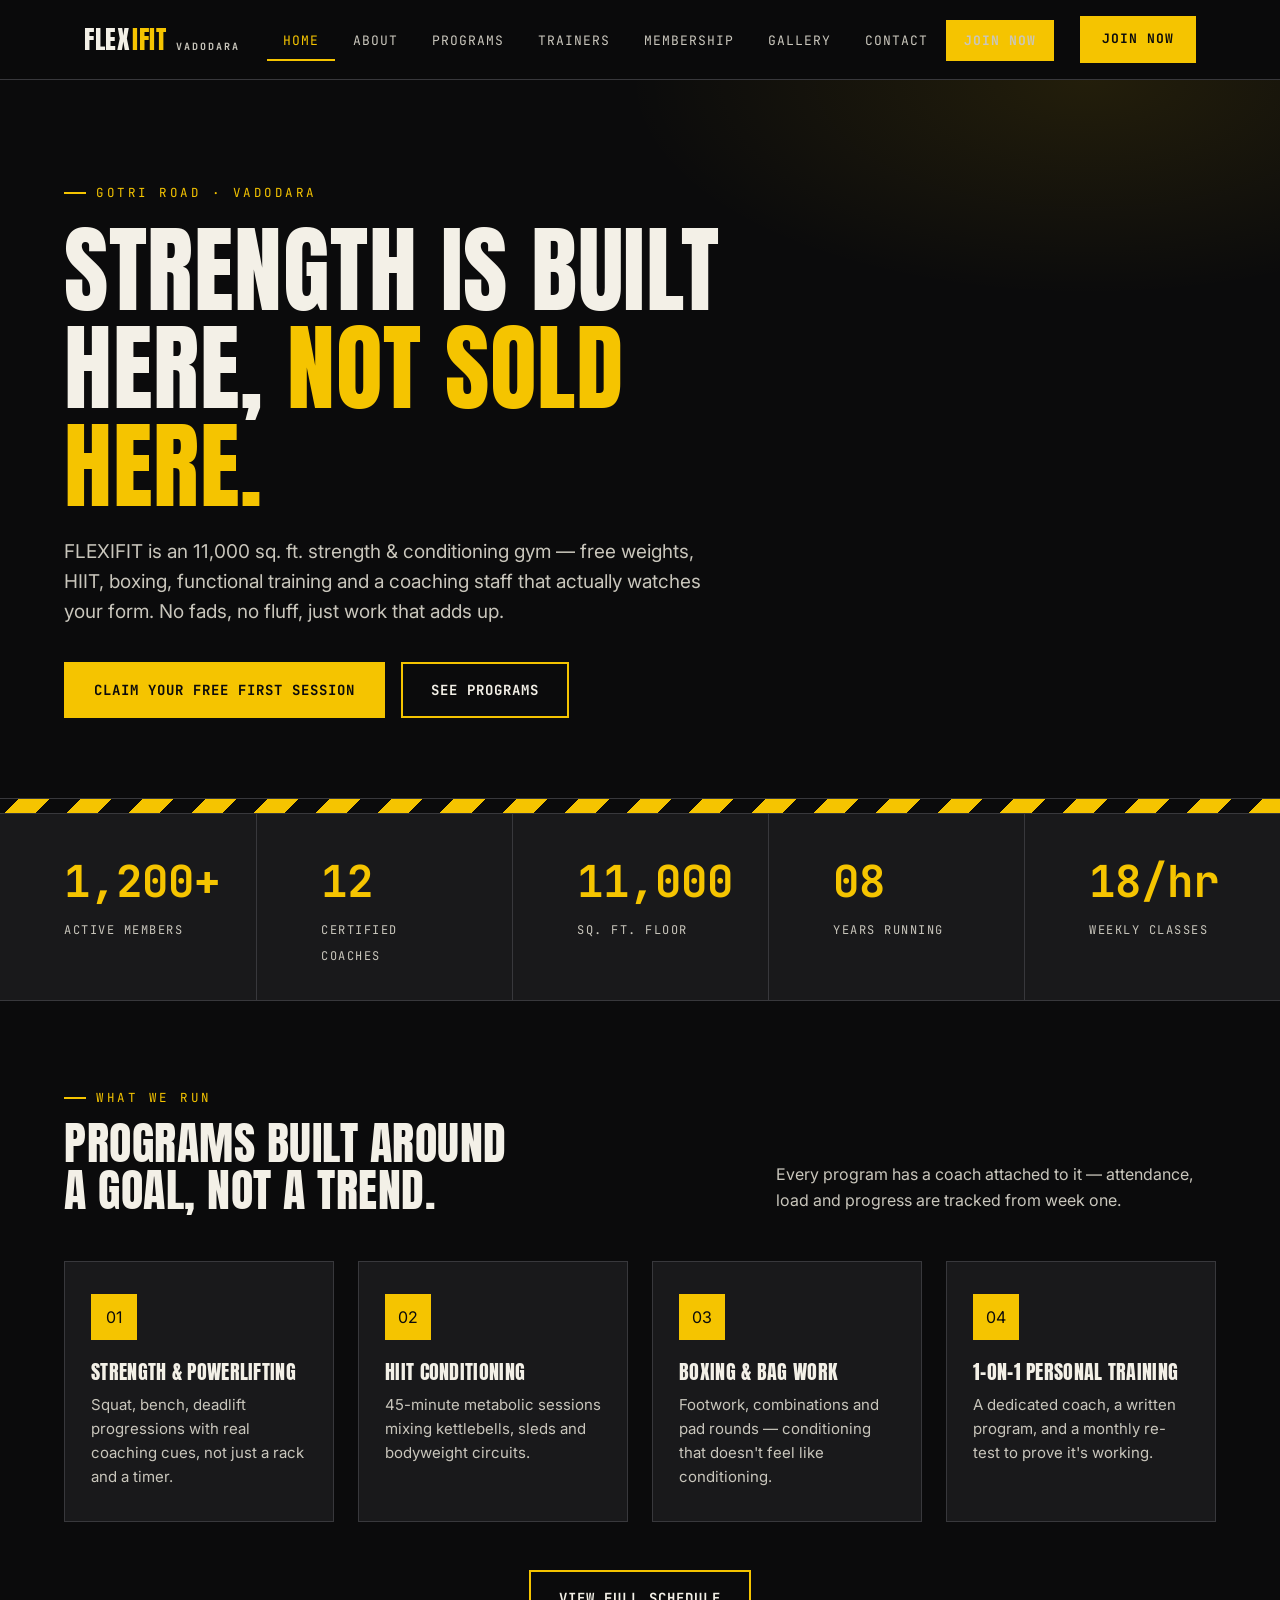
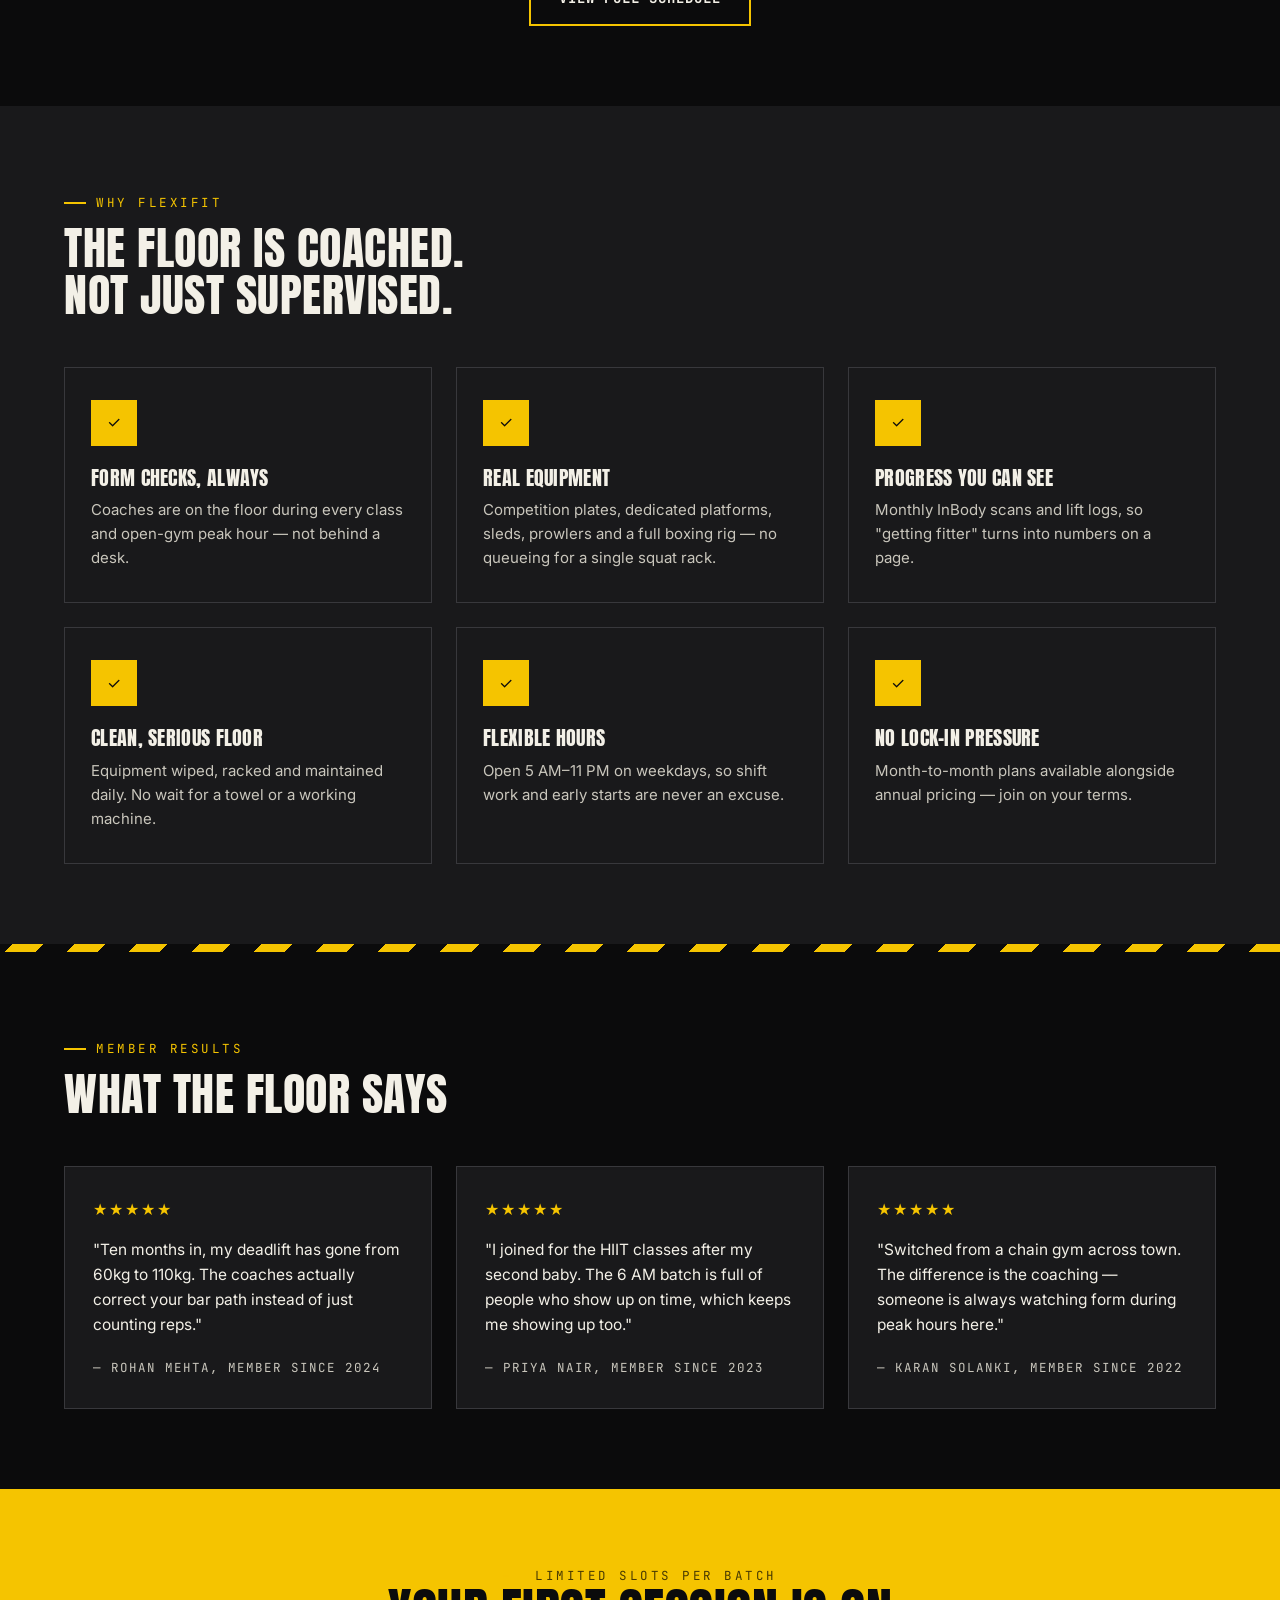
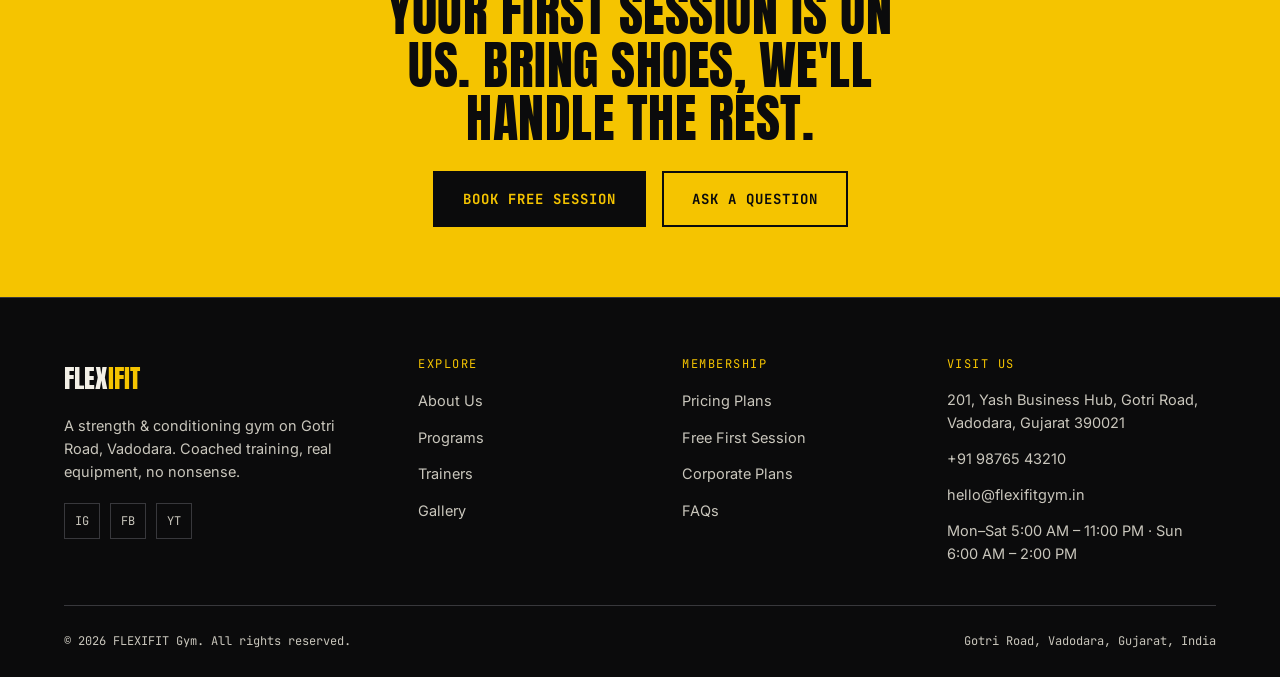
<file: index.html>
<!DOCTYPE html>
<html lang="en">
<head>
<meta charset="UTF-8">
<meta name="viewport" content="width=device-width, initial-scale=1.0">
<title>FLEXIFIT — Strength & Conditioning Gym, Vadodara</title>
<meta name="description" content="FLEXIFIT is Vadodara's strength and conditioning gym — free weights, HIIT, boxing and personal training on Gotri Road. First session is free.">
<link rel="preconnect" href="https://fonts.googleapis.com">
<link rel="stylesheet" href="css/style.css">
</head>
<body>

<header class="site-header">
  <nav class="nav">
    <a href="index.html" class="brand">FLEX<span>IFIT</span><small>Vadodara</small></a>
    <ul class="nav-links">
      <li><a href="index.html" class="active">Home</a></li>
      <li><a href="about.html">About</a></li>
      <li><a href="programs.html">Programs</a></li>
      <li><a href="trainers.html">Trainers</a></li>
      <li><a href="membership.html">Membership</a></li>
      <li><a href="gallery.html">Gallery</a></li>
      <li><a href="contact.html">Contact</a></li>
      <li><a href="membership.html" class="nav-cta nav-cta-mobile">Join Now</a></li>
    </ul>
    <a href="membership.html" class="nav-cta">Join Now</a>
    <button class="nav-toggle" aria-label="Toggle menu" aria-expanded="false">
      <span></span><span></span><span></span>
    </button>
  </nav>
</header>

<main>

  <section class="hero">
    <div class="hero-inner">
      <span class="kicker">Gotri Road · Vadodara</span>
      <h1>Strength is built here, <em>not sold here.</em></h1>
      <p class="lede">FLEXIFIT is an 11,000 sq. ft. strength &amp; conditioning gym — free weights, HIIT, boxing, functional training and a coaching staff that actually watches your form. No fads, no fluff, just work that adds up.</p>
      <div class="hero-actions">
        <a href="membership.html" class="btn btn-solid">Claim Your Free First Session</a>
        <a href="programs.html" class="btn btn-ghost">See Programs</a>
      </div>
    </div>
  </section>

  <div class="hazard"></div>

  <section class="stat-strip on-charcoal" style="padding:0;">
    <div class="stat"><span class="num">1,200+</span><span class="lbl">Active Members</span></div>
    <div class="stat"><span class="num">12</span><span class="lbl">Certified Coaches</span></div>
    <div class="stat"><span class="num">11,000</span><span class="lbl">Sq. Ft. Floor</span></div>
    <div class="stat"><span class="num">08</span><span class="lbl">Years Running</span></div>
    <div class="stat"><span class="num">18/hr</span><span class="lbl">Weekly Classes</span></div>
  </section>

  <section class="on-black">
    <div class="section-head">
      <div>
        <span class="kicker">What we run</span>
        <h2>Programs built around<br>a goal, not a trend.</h2>
      </div>
      <p class="desc">Every program has a coach attached to it — attendance, load and progress are tracked from week one.</p>
    </div>
    <div class="grid grid-4">
      <div class="card reveal">
        <div class="icon">01</div>
        <h3>Strength &amp; Powerlifting</h3>
        <p>Squat, bench, deadlift progressions with real coaching cues, not just a rack and a timer.</p>
      </div>
      <div class="card reveal">
        <div class="icon">02</div>
        <h3>HIIT Conditioning</h3>
        <p>45-minute metabolic sessions mixing kettlebells, sleds and bodyweight circuits.</p>
      </div>
      <div class="card reveal">
        <div class="icon">03</div>
        <h3>Boxing &amp; Bag Work</h3>
        <p>Footwork, combinations and pad rounds — conditioning that doesn't feel like conditioning.</p>
      </div>
      <div class="card reveal">
        <div class="icon">04</div>
        <h3>1-on-1 Personal Training</h3>
        <p>A dedicated coach, a written program, and a monthly re-test to prove it's working.</p>
      </div>
    </div>
    <div class="text-center mt-lg">
      <a href="programs.html" class="btn btn-ghost">View Full Schedule</a>
    </div>
  </section>

  <section class="on-charcoal">
    <div class="section-head">
      <div>
        <span class="kicker">Why FLEXIFIT</span>
        <h2>The floor is coached.<br>Not just supervised.</h2>
      </div>
    </div>
    <div class="grid grid-3">
      <div class="card reveal">
        <div class="icon">✓</div>
        <h3>Form Checks, Always</h3>
        <p>Coaches are on the floor during every class and open-gym peak hour — not behind a desk.</p>
      </div>
      <div class="card reveal">
        <div class="icon">✓</div>
        <h3>Real Equipment</h3>
        <p>Competition plates, dedicated platforms, sleds, prowlers and a full boxing rig — no queueing for a single squat rack.</p>
      </div>
      <div class="card reveal">
        <div class="icon">✓</div>
        <h3>Progress You Can See</h3>
        <p>Monthly InBody scans and lift logs, so "getting fitter" turns into numbers on a page.</p>
      </div>
      <div class="card reveal">
        <div class="icon">✓</div>
        <h3>Clean, Serious Floor</h3>
        <p>Equipment wiped, racked and maintained daily. No wait for a towel or a working machine.</p>
      </div>
      <div class="card reveal">
        <div class="icon">✓</div>
        <h3>Flexible Hours</h3>
        <p>Open 5 AM–11 PM on weekdays, so shift work and early starts are never an excuse.</p>
      </div>
      <div class="card reveal">
        <div class="icon">✓</div>
        <h3>No Lock-in Pressure</h3>
        <p>Month-to-month plans available alongside annual pricing — join on your terms.</p>
      </div>
    </div>
  </section>

  <div class="hazard thin"></div>

  <section class="on-black">
    <div class="section-head">
      <div>
        <span class="kicker">Member results</span>
        <h2>What the floor says</h2>
      </div>
    </div>
    <div class="grid grid-3">
      <div class="testi-card reveal">
        <div class="stars">★★★★★</div>
        <p>"Ten months in, my deadlift has gone from 60kg to 110kg. The coaches actually correct your bar path instead of just counting reps."</p>
        <div class="who">— Rohan Mehta, Member since 2024</div>
      </div>
      <div class="testi-card reveal">
        <div class="stars">★★★★★</div>
        <p>"I joined for the HIIT classes after my second baby. The 6 AM batch is full of people who show up on time, which keeps me showing up too."</p>
        <div class="who">— Priya Nair, Member since 2023</div>
      </div>
      <div class="testi-card reveal">
        <div class="stars">★★★★★</div>
        <p>"Switched from a chain gym across town. The difference is the coaching — someone is always watching form during peak hours here."</p>
        <div class="who">— Karan Solanki, Member since 2022</div>
      </div>
    </div>
  </section>

  <section class="cta-band">
    <span class="kicker" style="color:#000; opacity:.7;">Limited slots per batch</span>
    <h2>Your first session is on us. Bring shoes, we'll handle the rest.</h2>
    <div class="hero-actions" style="justify-content:center;">
      <a href="membership.html" class="btn btn-solid">Book Free Session</a>
      <a href="contact.html" class="btn btn-ghost">Ask a Question</a>
    </div>
  </section>

</main>

<footer>
  <div class="foot-grid">
    <div>
      <div class="foot-brand">FLEX<span>IFIT</span></div>
      <p class="foot-desc">A strength &amp; conditioning gym on Gotri Road, Vadodara. Coached training, real equipment, no nonsense.</p>
      <div class="social-row">
        <a href="#" aria-label="Instagram">IG</a>
        <a href="#" aria-label="Facebook">FB</a>
        <a href="#" aria-label="YouTube">YT</a>
      </div>
    </div>
    <div>
      <h4>Explore</h4>
      <ul>
        <li><a href="about.html">About Us</a></li>
        <li><a href="programs.html">Programs</a></li>
        <li><a href="trainers.html">Trainers</a></li>
        <li><a href="gallery.html">Gallery</a></li>
      </ul>
    </div>
    <div>
      <h4>Membership</h4>
      <ul>
        <li><a href="membership.html">Pricing Plans</a></li>
        <li><a href="membership.html">Free First Session</a></li>
        <li><a href="contact.html">Corporate Plans</a></li>
        <li><a href="contact.html">FAQs</a></li>
      </ul>
    </div>
    <div>
      <h4>Visit Us</h4>
      <ul>
        <li><p>201, Yash Business Hub, Gotri Road, Vadodara, Gujarat 390021</p></li>
        <li><a href="tel:+919876543210">+91 98765 43210</a></li>
        <li><a href="mailto:hello@flexifitgym.in">hello@flexifitgym.in</a></li>
        <li><p>Mon–Sat 5:00 AM – 11:00 PM · Sun 6:00 AM – 2:00 PM</p></li>
      </ul>
    </div>
  </div>
  <div class="foot-bottom">
    <span>© <span data-year></span> FLEXIFIT Gym. All rights reserved.</span>
    <span>Gotri Road, Vadodara, Gujarat, India</span>
  </div>
</footer>

<script src="js/main.js"></script>
</body>
</html>
</file>
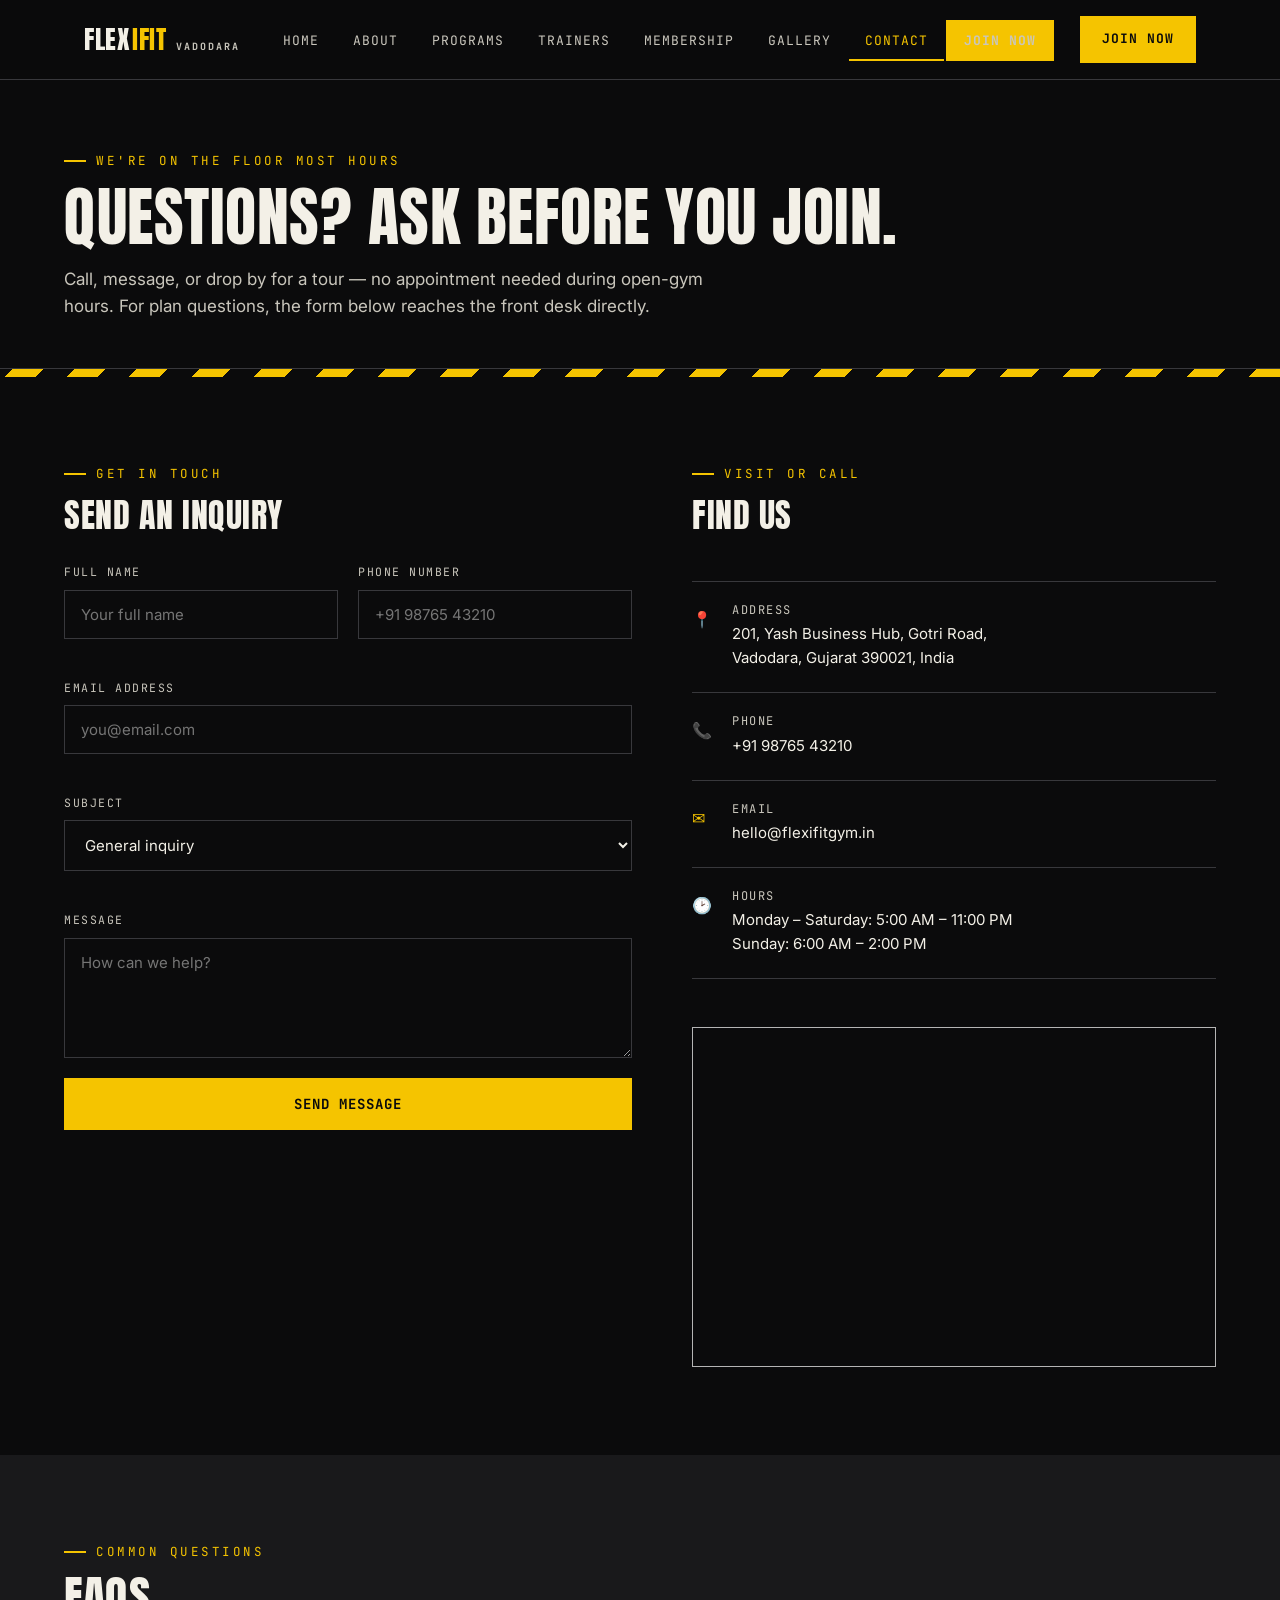
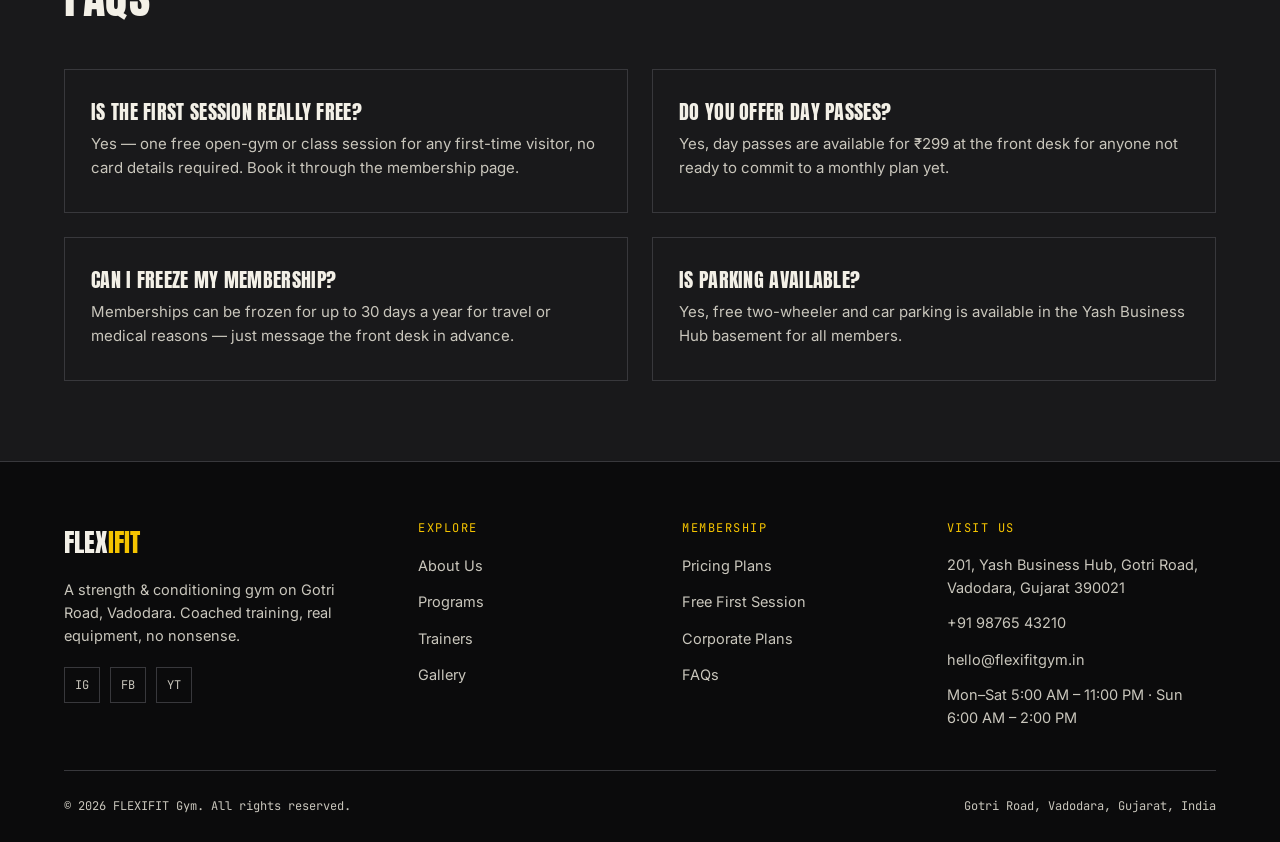
<file: contact.html>
<!DOCTYPE html>
<html lang="en">
<head>
<meta charset="UTF-8">
<meta name="viewport" content="width=device-width, initial-scale=1.0">
<title>Contact Us — FLEXIFIT Gym, Vadodara</title>
<meta name="description" content="Get in touch with FLEXIFIT — address, phone, timings and an inquiry form. Located on Gotri Road, Vadodara, Gujarat.">
<link rel="stylesheet" href="css/style.css">
</head>
<body>

<header class="site-header">
  <nav class="nav">
    <a href="index.html" class="brand">FLEX<span>IFIT</span><small>Vadodara</small></a>
    <ul class="nav-links">
      <li><a href="index.html">Home</a></li>
      <li><a href="about.html">About</a></li>
      <li><a href="programs.html">Programs</a></li>
      <li><a href="trainers.html">Trainers</a></li>
      <li><a href="membership.html">Membership</a></li>
      <li><a href="gallery.html">Gallery</a></li>
      <li><a href="contact.html" class="active">Contact</a></li>
      <li><a href="membership.html" class="nav-cta nav-cta-mobile">Join Now</a></li>
    </ul>
    <a href="membership.html" class="nav-cta">Join Now</a>
    <button class="nav-toggle" aria-label="Toggle menu" aria-expanded="false">
      <span></span><span></span><span></span>
    </button>
  </nav>
</header>

<main>

  <section class="page-head">
    <span class="kicker">We're on the floor most hours</span>
    <h1>Questions? Ask before you join.</h1>
    <p>Call, message, or drop by for a tour — no appointment needed during open-gym hours. For plan questions, the form below reaches the front desk directly.</p>
  </section>

  <div class="hazard thin"></div>

  <section class="on-black">
    <div class="grid grid-2" style="gap:60px; align-items:start;">

      <div class="reveal">
        <span class="kicker">Get in touch</span>
        <h2 style="margin-top:14px; font-size:clamp(26px,4vw,34px);">Send an inquiry</h2>

        <form id="contact-form" novalidate style="margin-top:30px;">
          <div class="form-grid">
            <div class="field">
              <label for="c-name">Full Name</label>
              <input type="text" id="c-name" name="name" placeholder="Your full name" required>
            </div>
            <div class="field">
              <label for="c-phone">Phone Number</label>
              <input type="tel" id="c-phone" name="phone" placeholder="+91 98765 43210">
            </div>
            <div class="field full">
              <label for="c-email">Email Address</label>
              <input type="email" id="c-email" name="email" placeholder="you@email.com" required>
            </div>
            <div class="field full">
              <label for="subject">Subject</label>
              <select id="subject" name="subject">
                <option value="General inquiry">General inquiry</option>
                <option value="Membership pricing">Membership pricing</option>
                <option value="Personal training">Personal training</option>
                <option value="Corporate / group plans">Corporate / group plans</option>
                <option value="Facility tour">Facility tour</option>
                <option value="Feedback">Feedback</option>
              </select>
            </div>
            <div class="field full">
              <label for="c-message">Message</label>
              <textarea id="c-message" name="message" placeholder="How can we help?" required></textarea>
            </div>
          </div>
          <button type="submit" class="btn btn-solid btn-block">Send Message</button>
          <div id="contact-msg" class="form-msg" role="status"></div>
        </form>
      </div>

      <div class="reveal">
        <span class="kicker">Visit or call</span>
        <h2 style="margin-top:14px; font-size:clamp(26px,4vw,34px);">Find us</h2>

        <div class="info-panel mt-lg">
          <div class="info-row">
            <div class="ic">&#128205;</div>
            <div>
              <h4>Address</h4>
              <p>201, Yash Business Hub, Gotri Road,<br>Vadodara, Gujarat 390021, India</p>
            </div>
          </div>
          <div class="info-row">
            <div class="ic">&#128222;</div>
            <div>
              <h4>Phone</h4>
              <p><a href="tel:+919876543210">+91 98765 43210</a></p>
            </div>
          </div>
          <div class="info-row">
            <div class="ic">&#9993;</div>
            <div>
              <h4>Email</h4>
              <p><a href="mailto:hello@flexifitgym.in">hello@flexifitgym.in</a></p>
            </div>
          </div>
          <div class="info-row">
            <div class="ic">&#128337;</div>
            <div>
              <h4>Hours</h4>
              <p>Monday – Saturday: 5:00 AM – 11:00 PM<br>Sunday: 6:00 AM – 2:00 PM</p>
            </div>
          </div>
        </div>

        <iframe class="map-frame mt-lg" loading="lazy" allowfullscreen
          src="https://www.google.com/maps?q=Gotri+Road,+Vadodara,+Gujarat+390021&output=embed"
          title="FLEXIFIT location on Gotri Road, Vadodara">
        </iframe>
      </div>

    </div>
  </section>

  <section class="on-charcoal">
    <div class="section-head">
      <div>
        <span class="kicker">Common questions</span>
        <h2>FAQs</h2>
      </div>
    </div>
    <div class="grid grid-2">
      <div class="card reveal">
        <h3>Is the first session really free?</h3>
        <p>Yes — one free open-gym or class session for any first-time visitor, no card details required. Book it through the membership page.</p>
      </div>
      <div class="card reveal">
        <h3>Do you offer day passes?</h3>
        <p>Yes, day passes are available for ₹299 at the front desk for anyone not ready to commit to a monthly plan yet.</p>
      </div>
      <div class="card reveal">
        <h3>Can I freeze my membership?</h3>
        <p>Memberships can be frozen for up to 30 days a year for travel or medical reasons — just message the front desk in advance.</p>
      </div>
      <div class="card reveal">
        <h3>Is parking available?</h3>
        <p>Yes, free two-wheeler and car parking is available in the Yash Business Hub basement for all members.</p>
      </div>
    </div>
  </section>

</main>

<footer>
  <div class="foot-grid">
    <div>
      <div class="foot-brand">FLEX<span>IFIT</span></div>
      <p class="foot-desc">A strength &amp; conditioning gym on Gotri Road, Vadodara. Coached training, real equipment, no nonsense.</p>
      <div class="social-row">
        <a href="#" aria-label="Instagram">IG</a>
        <a href="#" aria-label="Facebook">FB</a>
        <a href="#" aria-label="YouTube">YT</a>
      </div>
    </div>
    <div>
      <h4>Explore</h4>
      <ul>
        <li><a href="about.html">About Us</a></li>
        <li><a href="programs.html">Programs</a></li>
        <li><a href="trainers.html">Trainers</a></li>
        <li><a href="gallery.html">Gallery</a></li>
      </ul>
    </div>
    <div>
      <h4>Membership</h4>
      <ul>
        <li><a href="membership.html">Pricing Plans</a></li>
        <li><a href="membership.html">Free First Session</a></li>
        <li><a href="contact.html">Corporate Plans</a></li>
        <li><a href="contact.html">FAQs</a></li>
      </ul>
    </div>
    <div>
      <h4>Visit Us</h4>
      <ul>
        <li><p>201, Yash Business Hub, Gotri Road, Vadodara, Gujarat 390021</p></li>
        <li><a href="tel:+919876543210">+91 98765 43210</a></li>
        <li><a href="mailto:hello@flexifitgym.in">hello@flexifitgym.in</a></li>
        <li><p>Mon–Sat 5:00 AM – 11:00 PM · Sun 6:00 AM – 2:00 PM</p></li>
      </ul>
    </div>
  </div>
  <div class="foot-bottom">
    <span>© <span data-year></span> FLEXIFIT Gym. All rights reserved.</span>
    <span>Gotri Road, Vadodara, Gujarat, India</span>
  </div>
</footer>

<script src="js/main.js"></script>
<script src="js/contact.js"></script>
</body>
</html>
</file>
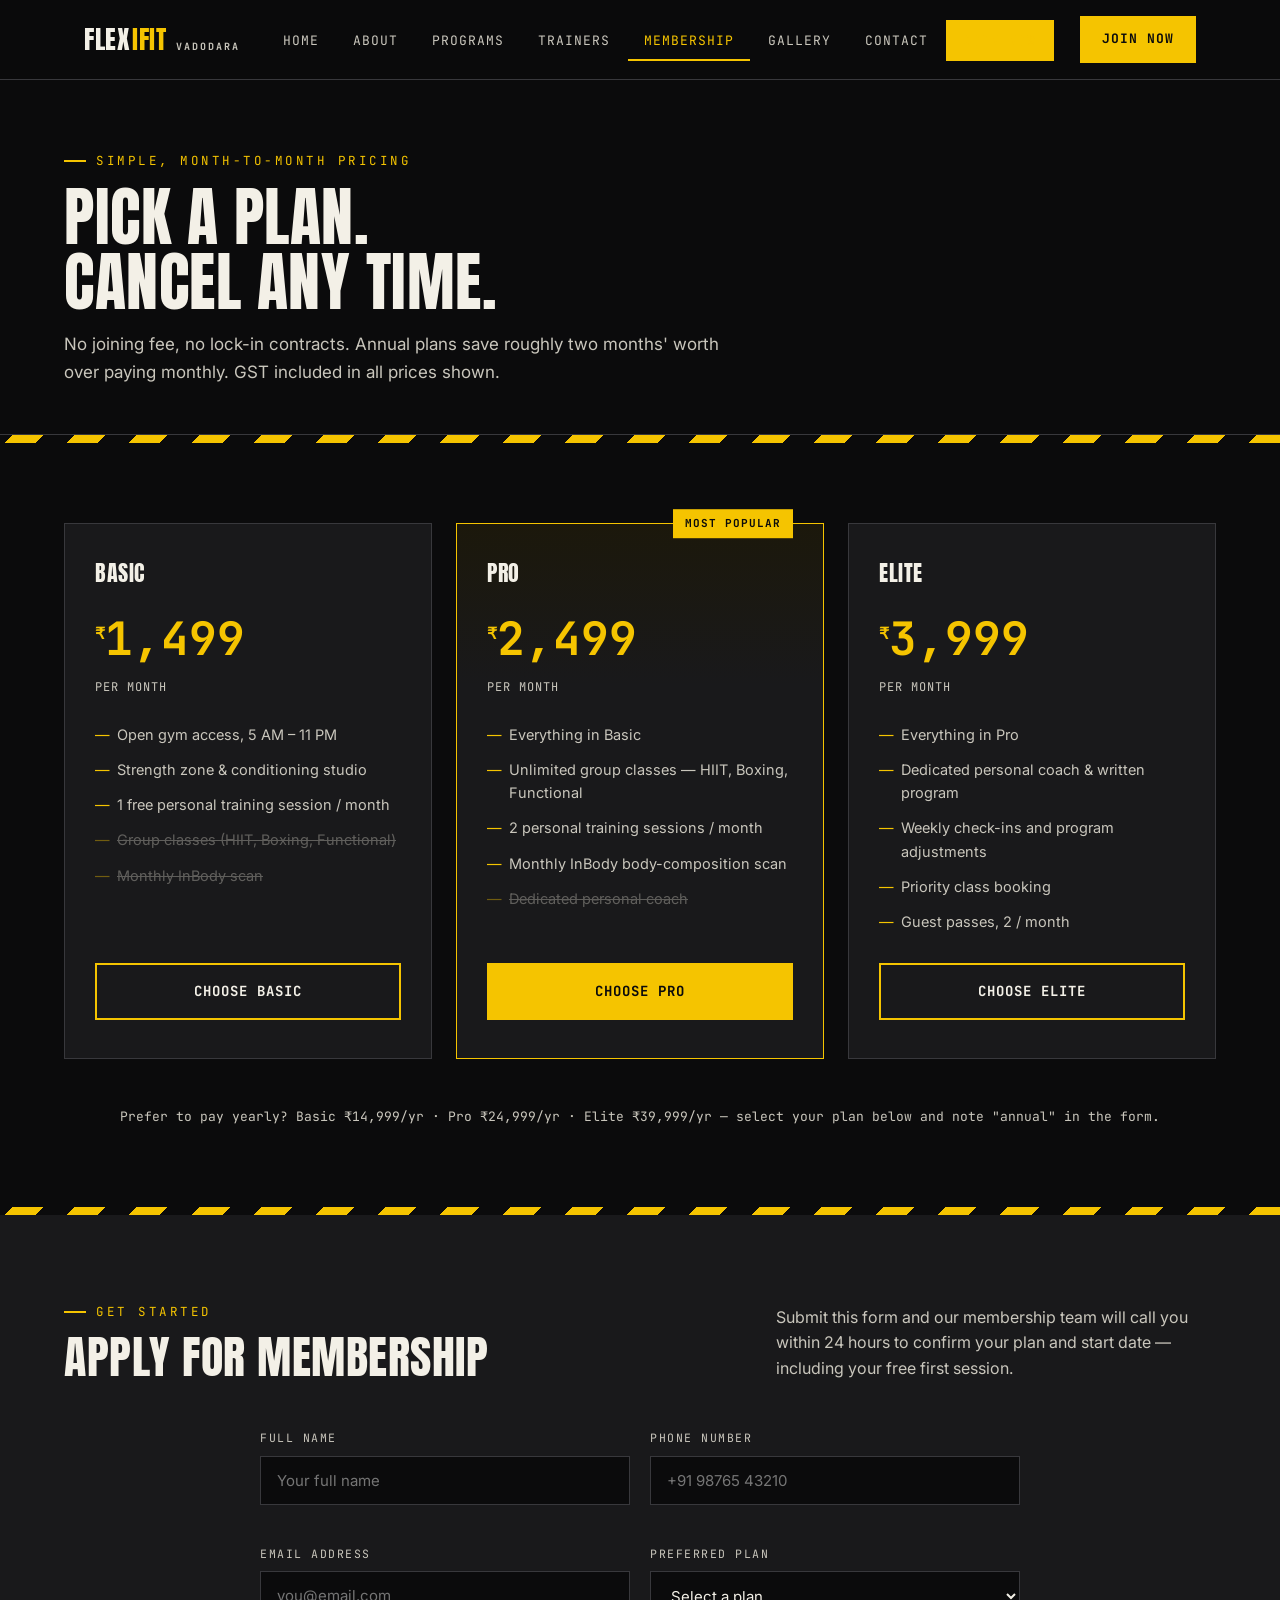
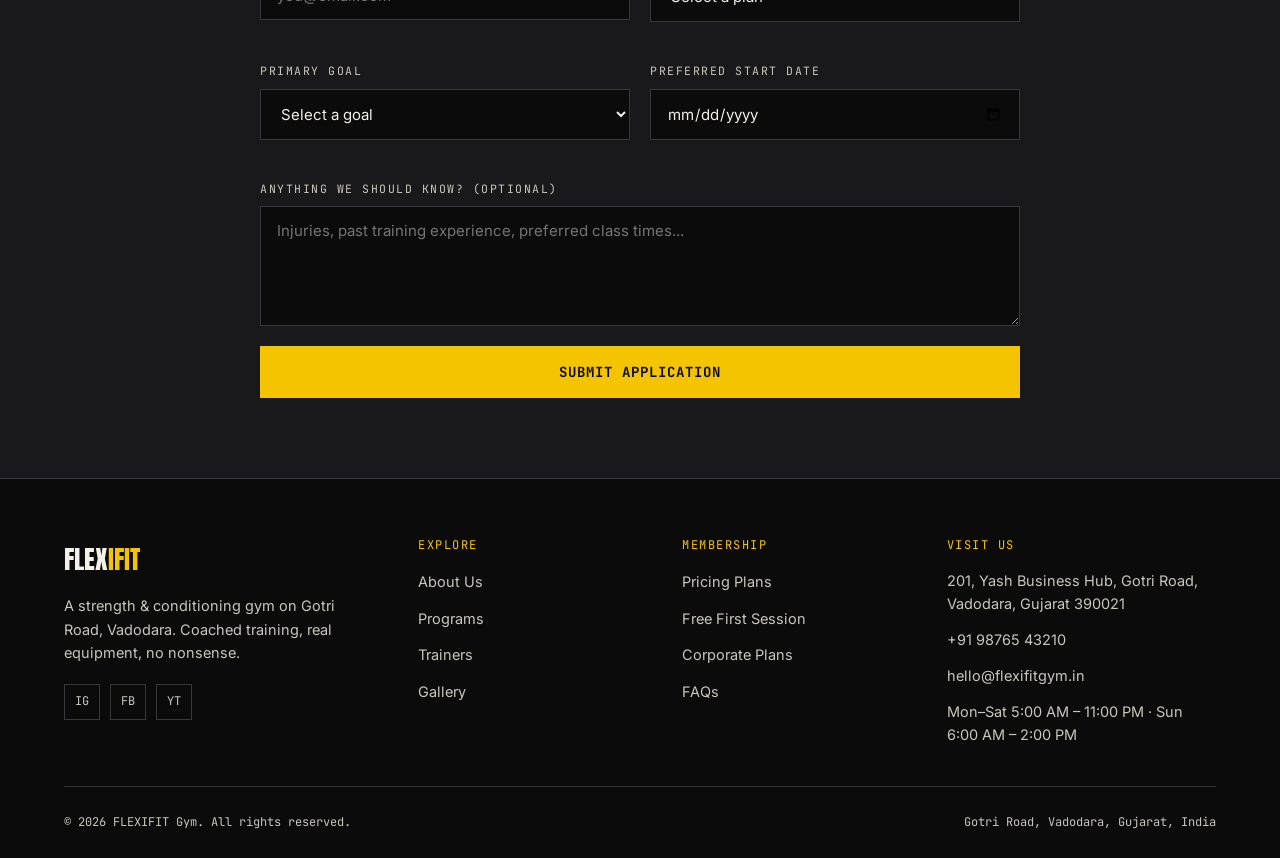
<file: membership.html>
<!DOCTYPE html>
<html lang="en">
<head>
<meta charset="UTF-8">
<meta name="viewport" content="width=device-width, initial-scale=1.0">
<title>Membership & Pricing — FLEXIFIT Gym</title>
<meta name="description" content="FLEXIFIT membership plans and pricing — Basic, Pro and Elite, plus a free first session. Join Vadodara's coached strength and conditioning gym.">
<link rel="stylesheet" href="css/style.css">
</head>
<body>

<header class="site-header">
  <nav class="nav">
    <a href="index.html" class="brand">FLEX<span>IFIT</span><small>Vadodara</small></a>
    <ul class="nav-links">
      <li><a href="index.html">Home</a></li>
      <li><a href="about.html">About</a></li>
      <li><a href="programs.html">Programs</a></li>
      <li><a href="trainers.html">Trainers</a></li>
      <li><a href="membership.html" class="active">Membership</a></li>
      <li><a href="gallery.html">Gallery</a></li>
      <li><a href="contact.html">Contact</a></li>
      <li><a href="membership.html" class="nav-cta nav-cta-mobile">Join Now</a></li>
    </ul>
    <a href="membership.html" class="nav-cta">Join Now</a>
    <button class="nav-toggle" aria-label="Toggle menu" aria-expanded="false">
      <span></span><span></span><span></span>
    </button>
  </nav>
</header>

<main>

  <section class="page-head">
    <span class="kicker">Simple, month-to-month pricing</span>
    <h1>Pick a plan.<br>Cancel any time.</h1>
    <p>No joining fee, no lock-in contracts. Annual plans save roughly two months' worth over paying monthly. GST included in all prices shown.</p>
  </section>

  <div class="hazard thin"></div>

  <section class="on-black">
    <div class="grid grid-3">

      <div class="price-card reveal">
        <h3>Basic</h3>
        <div class="price"><sup>₹</sup>1,499</div>
        <span class="per">per month</span>
        <ul>
          <li>Open gym access, 5 AM – 11 PM</li>
          <li>Strength zone &amp; conditioning studio</li>
          <li>1 free personal training session / month</li>
          <li class="off">Group classes (HIIT, Boxing, Functional)</li>
          <li class="off">Monthly InBody scan</li>
        </ul>
        <a href="#join-form" class="btn btn-ghost btn-block" data-plan="Basic">Choose Basic</a>
      </div>

      <div class="price-card featured reveal">
        <span class="badge">Most Popular</span>
        <h3>Pro</h3>
        <div class="price"><sup>₹</sup>2,499</div>
        <span class="per">per month</span>
        <ul>
          <li>Everything in Basic</li>
          <li>Unlimited group classes — HIIT, Boxing, Functional</li>
          <li>2 personal training sessions / month</li>
          <li>Monthly InBody body-composition scan</li>
          <li class="off">Dedicated personal coach</li>
        </ul>
        <a href="#join-form" class="btn btn-solid btn-block" data-plan="Pro">Choose Pro</a>
      </div>

      <div class="price-card reveal">
        <h3>Elite</h3>
        <div class="price"><sup>₹</sup>3,999</div>
        <span class="per">per month</span>
        <ul>
          <li>Everything in Pro</li>
          <li>Dedicated personal coach &amp; written program</li>
          <li>Weekly check-ins and program adjustments</li>
          <li>Priority class booking</li>
          <li>Guest passes, 2 / month</li>
        </ul>
        <a href="#join-form" class="btn btn-ghost btn-block" data-plan="Elite">Choose Elite</a>
      </div>

    </div>

    <div class="text-center mt-lg">
      <p style="color:var(--chalk-dim); font-family:var(--font-mono); font-size:13px;">
        Prefer to pay yearly? Basic ₹14,999/yr · Pro ₹24,999/yr · Elite ₹39,999/yr — select your plan below and note "annual" in the form.
      </p>
    </div>
  </section>

  <div class="hazard thin"></div>

  <section class="on-charcoal" id="join-form">
    <div class="section-head">
      <div>
        <span class="kicker">Get started</span>
        <h2>Apply for membership</h2>
      </div>
      <p class="desc">Submit this form and our membership team will call you within 24 hours to confirm your plan and start date — including your free first session.</p>
    </div>

    <form id="membership-form" class="wrap" style="max-width:760px; margin:0 auto; padding:0;" novalidate>
      <div class="form-grid">
        <div class="field">
          <label for="m-name">Full Name</label>
          <input type="text" id="m-name" name="name" placeholder="Your full name" required>
        </div>
        <div class="field">
          <label for="m-phone">Phone Number</label>
          <input type="tel" id="m-phone" name="phone" placeholder="+91 98765 43210" required>
        </div>
        <div class="field">
          <label for="m-email">Email Address</label>
          <input type="email" id="m-email" name="email" placeholder="you@email.com" required>
        </div>
        <div class="field">
          <label for="plan">Preferred Plan</label>
          <select id="plan" name="plan" required>
            <option value="">Select a plan</option>
            <option value="Basic">Basic — ₹1,499/mo</option>
            <option value="Pro">Pro — ₹2,499/mo</option>
            <option value="Elite">Elite — ₹3,999/mo</option>
            <option value="Not sure">Not sure yet</option>
          </select>
        </div>
        <div class="field">
          <label for="goal">Primary Goal</label>
          <select id="goal" name="goal">
            <option value="">Select a goal</option>
            <option value="Strength">Build strength</option>
            <option value="Fat loss">Fat loss / conditioning</option>
            <option value="Boxing">Boxing / combat fitness</option>
            <option value="General fitness">General fitness</option>
            <option value="Rehab">Injury recovery / rehab</option>
          </select>
        </div>
        <div class="field">
          <label for="start_date">Preferred Start Date</label>
          <input type="date" id="start_date" name="start_date">
        </div>
        <div class="field full">
          <label for="m-notes">Anything we should know? (optional)</label>
          <textarea id="m-notes" name="notes" placeholder="Injuries, past training experience, preferred class times..."></textarea>
        </div>
      </div>
      <button type="submit" class="btn btn-solid btn-block">Submit Application</button>
      <div id="membership-msg" class="form-msg" role="status"></div>
    </form>
  </section>

</main>

<footer>
  <div class="foot-grid">
    <div>
      <div class="foot-brand">FLEX<span>IFIT</span></div>
      <p class="foot-desc">A strength &amp; conditioning gym on Gotri Road, Vadodara. Coached training, real equipment, no nonsense.</p>
      <div class="social-row">
        <a href="#" aria-label="Instagram">IG</a>
        <a href="#" aria-label="Facebook">FB</a>
        <a href="#" aria-label="YouTube">YT</a>
      </div>
    </div>
    <div>
      <h4>Explore</h4>
      <ul>
        <li><a href="about.html">About Us</a></li>
        <li><a href="programs.html">Programs</a></li>
        <li><a href="trainers.html">Trainers</a></li>
        <li><a href="gallery.html">Gallery</a></li>
      </ul>
    </div>
    <div>
      <h4>Membership</h4>
      <ul>
        <li><a href="membership.html">Pricing Plans</a></li>
        <li><a href="membership.html">Free First Session</a></li>
        <li><a href="contact.html">Corporate Plans</a></li>
        <li><a href="contact.html">FAQs</a></li>
      </ul>
    </div>
    <div>
      <h4>Visit Us</h4>
      <ul>
        <li><p>201, Yash Business Hub, Gotri Road, Vadodara, Gujarat 390021</p></li>
        <li><a href="tel:+919876543210">+91 98765 43210</a></li>
        <li><a href="mailto:hello@flexifitgym.in">hello@flexifitgym.in</a></li>
        <li><p>Mon–Sat 5:00 AM – 11:00 PM · Sun 6:00 AM – 2:00 PM</p></li>
      </ul>
    </div>
  </div>
  <div class="foot-bottom">
    <span>© <span data-year></span> FLEXIFIT Gym. All rights reserved.</span>
    <span>Gotri Road, Vadodara, Gujarat, India</span>
  </div>
</footer>

<script src="js/main.js"></script>
<script src="js/membership.js"></script>
</body>
</html>
</file>
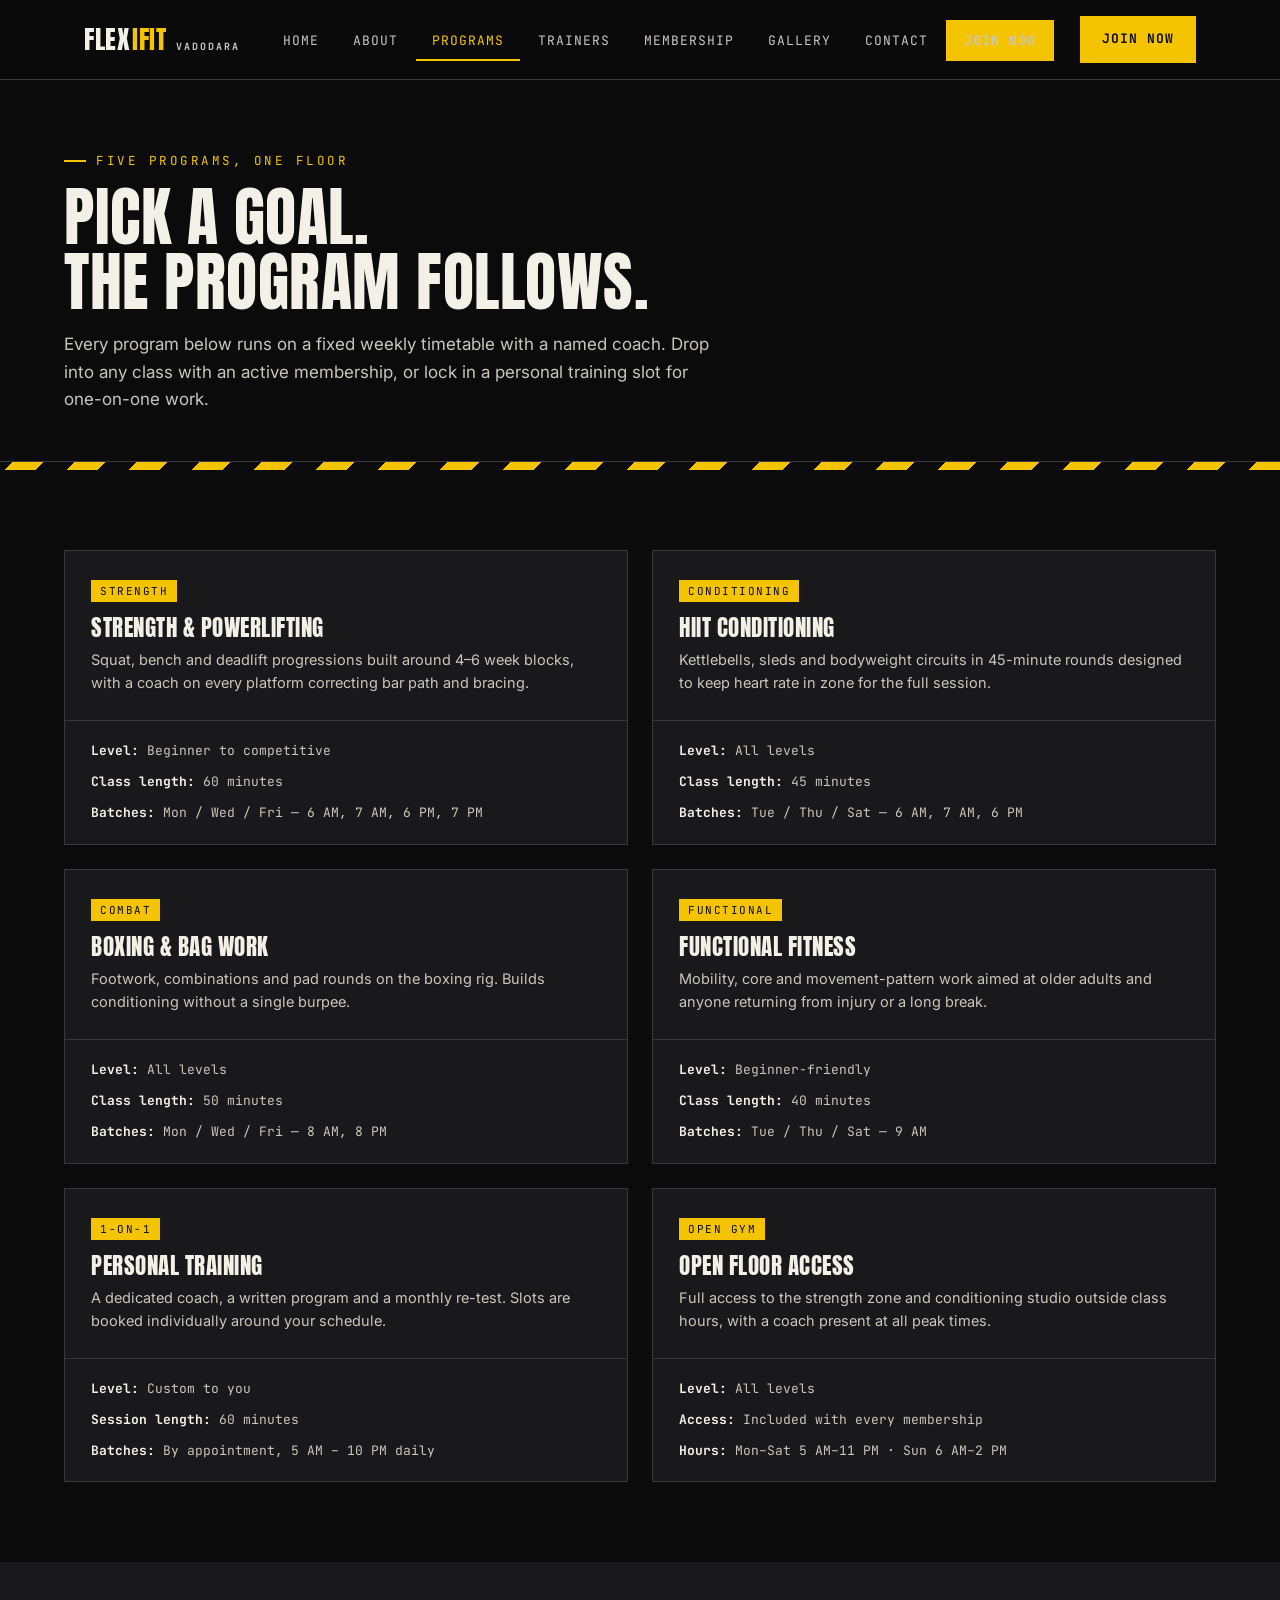
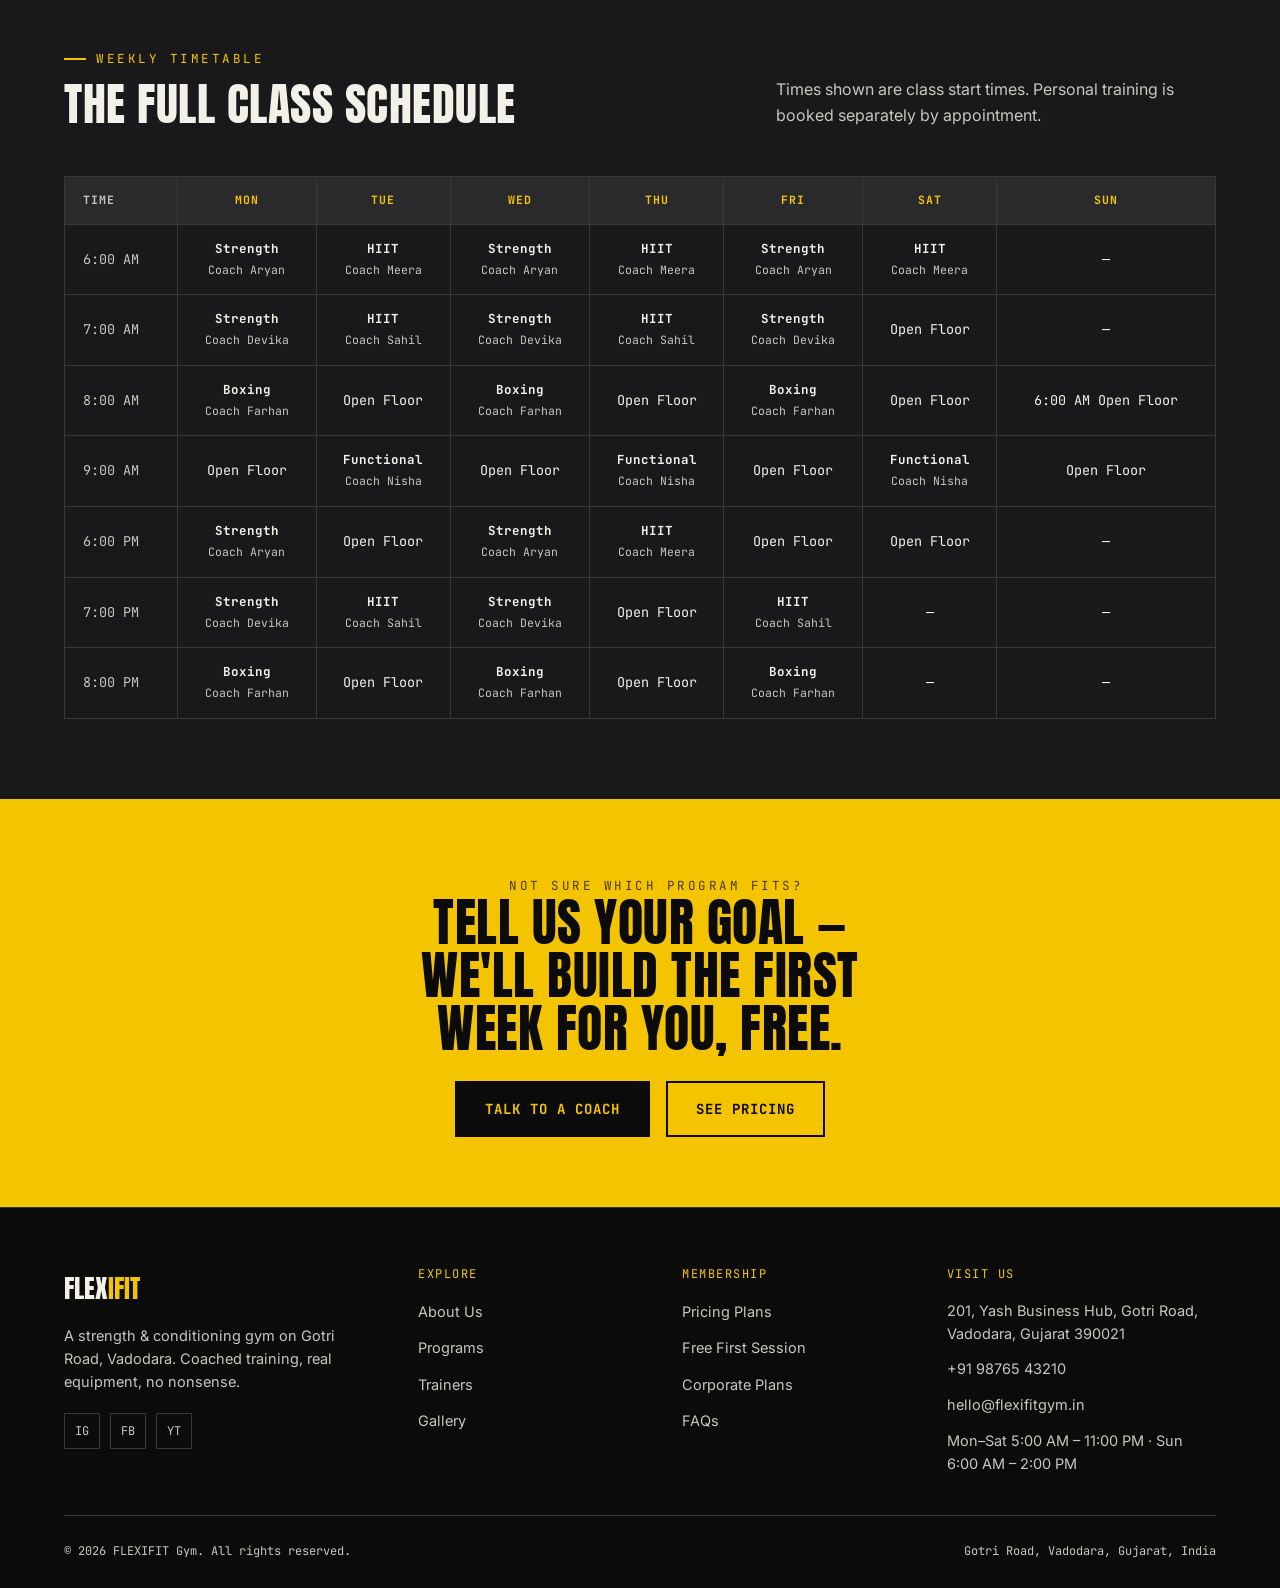
<file: programs.html>
<!DOCTYPE html>
<html lang="en">
<head>
<meta charset="UTF-8">
<meta name="viewport" content="width=device-width, initial-scale=1.0">
<title>Programs & Class Schedule — FLEXIFIT Gym</title>
<meta name="description" content="Strength, HIIT, boxing, functional and personal training programs at FLEXIFIT, Vadodara — with the full weekly class schedule.">
<link rel="stylesheet" href="css/style.css">
</head>
<body>

<header class="site-header">
  <nav class="nav">
    <a href="index.html" class="brand">FLEX<span>IFIT</span><small>Vadodara</small></a>
    <ul class="nav-links">
      <li><a href="index.html">Home</a></li>
      <li><a href="about.html">About</a></li>
      <li><a href="programs.html" class="active">Programs</a></li>
      <li><a href="trainers.html">Trainers</a></li>
      <li><a href="membership.html">Membership</a></li>
      <li><a href="gallery.html">Gallery</a></li>
      <li><a href="contact.html">Contact</a></li>
      <li><a href="membership.html" class="nav-cta nav-cta-mobile">Join Now</a></li>
    </ul>
    <a href="membership.html" class="nav-cta">Join Now</a>
    <button class="nav-toggle" aria-label="Toggle menu" aria-expanded="false">
      <span></span><span></span><span></span>
    </button>
  </nav>
</header>

<main>

  <section class="page-head">
    <span class="kicker">Five programs, one floor</span>
    <h1>Pick a goal.<br>The program follows.</h1>
    <p>Every program below runs on a fixed weekly timetable with a named coach. Drop into any class with an active membership, or lock in a personal training slot for one-on-one work.</p>
  </section>

  <div class="hazard thin"></div>

  <section class="on-black">
    <div class="grid grid-2">

      <div class="prog-card reveal">
        <div class="prog-top">
          <div>
            <span class="prog-tag">Strength</span>
            <h3>Strength &amp; Powerlifting</h3>
            <p>Squat, bench and deadlift progressions built around 4–6 week blocks, with a coach on every platform correcting bar path and bracing.</p>
          </div>
        </div>
        <div class="prog-meta">
          <span><b>Level:</b> Beginner to competitive</span>
          <span><b>Class length:</b> 60 minutes</span>
          <span><b>Batches:</b> Mon / Wed / Fri — 6 AM, 7 AM, 6 PM, 7 PM</span>
        </div>
      </div>

      <div class="prog-card reveal">
        <div class="prog-top">
          <div>
            <span class="prog-tag">Conditioning</span>
            <h3>HIIT Conditioning</h3>
            <p>Kettlebells, sleds and bodyweight circuits in 45-minute rounds designed to keep heart rate in zone for the full session.</p>
          </div>
        </div>
        <div class="prog-meta">
          <span><b>Level:</b> All levels</span>
          <span><b>Class length:</b> 45 minutes</span>
          <span><b>Batches:</b> Tue / Thu / Sat — 6 AM, 7 AM, 6 PM</span>
        </div>
      </div>

      <div class="prog-card reveal">
        <div class="prog-top">
          <div>
            <span class="prog-tag">Combat</span>
            <h3>Boxing &amp; Bag Work</h3>
            <p>Footwork, combinations and pad rounds on the boxing rig. Builds conditioning without a single burpee.</p>
          </div>
        </div>
        <div class="prog-meta">
          <span><b>Level:</b> All levels</span>
          <span><b>Class length:</b> 50 minutes</span>
          <span><b>Batches:</b> Mon / Wed / Fri — 8 AM, 8 PM</span>
        </div>
      </div>

      <div class="prog-card reveal">
        <div class="prog-top">
          <div>
            <span class="prog-tag">Functional</span>
            <h3>Functional Fitness</h3>
            <p>Mobility, core and movement-pattern work aimed at older adults and anyone returning from injury or a long break.</p>
          </div>
        </div>
        <div class="prog-meta">
          <span><b>Level:</b> Beginner-friendly</span>
          <span><b>Class length:</b> 40 minutes</span>
          <span><b>Batches:</b> Tue / Thu / Sat — 9 AM</span>
        </div>
      </div>

      <div class="prog-card reveal">
        <div class="prog-top">
          <div>
            <span class="prog-tag">1-on-1</span>
            <h3>Personal Training</h3>
            <p>A dedicated coach, a written program and a monthly re-test. Slots are booked individually around your schedule.</p>
          </div>
        </div>
        <div class="prog-meta">
          <span><b>Level:</b> Custom to you</span>
          <span><b>Session length:</b> 60 minutes</span>
          <span><b>Batches:</b> By appointment, 5 AM – 10 PM daily</span>
        </div>
      </div>

      <div class="prog-card reveal">
        <div class="prog-top">
          <div>
            <span class="prog-tag">Open Gym</span>
            <h3>Open Floor Access</h3>
            <p>Full access to the strength zone and conditioning studio outside class hours, with a coach present at all peak times.</p>
          </div>
        </div>
        <div class="prog-meta">
          <span><b>Level:</b> All levels</span>
          <span><b>Access:</b> Included with every membership</span>
          <span><b>Hours:</b> Mon–Sat 5 AM–11 PM · Sun 6 AM–2 PM</span>
        </div>
      </div>

    </div>
  </section>

  <section class="on-charcoal">
    <div class="section-head">
      <div>
        <span class="kicker">Weekly timetable</span>
        <h2>The full class schedule</h2>
      </div>
      <p class="desc">Times shown are class start times. Personal training is booked separately by appointment.</p>
    </div>
    <div class="schedule-wrap">
      <table class="schedule">
        <thead>
          <tr>
            <th>Time</th><th>Mon</th><th>Tue</th><th>Wed</th><th>Thu</th><th>Fri</th><th>Sat</th><th>Sun</th>
          </tr>
        </thead>
        <tbody>
          <tr>
            <td>6:00 AM</td>
            <td><span class="sc-block"><b>Strength</b>Coach Aryan</span></td>
            <td><span class="sc-block"><b>HIIT</b>Coach Meera</span></td>
            <td><span class="sc-block"><b>Strength</b>Coach Aryan</span></td>
            <td><span class="sc-block"><b>HIIT</b>Coach Meera</span></td>
            <td><span class="sc-block"><b>Strength</b>Coach Aryan</span></td>
            <td><span class="sc-block"><b>HIIT</b>Coach Meera</span></td>
            <td>—</td>
          </tr>
          <tr>
            <td>7:00 AM</td>
            <td><span class="sc-block"><b>Strength</b>Coach Devika</span></td>
            <td><span class="sc-block"><b>HIIT</b>Coach Sahil</span></td>
            <td><span class="sc-block"><b>Strength</b>Coach Devika</span></td>
            <td><span class="sc-block"><b>HIIT</b>Coach Sahil</span></td>
            <td><span class="sc-block"><b>Strength</b>Coach Devika</span></td>
            <td>Open Floor</td>
            <td>—</td>
          </tr>
          <tr>
            <td>8:00 AM</td>
            <td><span class="sc-block"><b>Boxing</b>Coach Farhan</span></td>
            <td>Open Floor</td>
            <td><span class="sc-block"><b>Boxing</b>Coach Farhan</span></td>
            <td>Open Floor</td>
            <td><span class="sc-block"><b>Boxing</b>Coach Farhan</span></td>
            <td>Open Floor</td>
            <td>6:00 AM Open Floor</td>
          </tr>
          <tr>
            <td>9:00 AM</td>
            <td>Open Floor</td>
            <td><span class="sc-block"><b>Functional</b>Coach Nisha</span></td>
            <td>Open Floor</td>
            <td><span class="sc-block"><b>Functional</b>Coach Nisha</span></td>
            <td>Open Floor</td>
            <td><span class="sc-block"><b>Functional</b>Coach Nisha</span></td>
            <td>Open Floor</td>
          </tr>
          <tr>
            <td>6:00 PM</td>
            <td><span class="sc-block"><b>Strength</b>Coach Aryan</span></td>
            <td>Open Floor</td>
            <td><span class="sc-block"><b>Strength</b>Coach Aryan</span></td>
            <td><span class="sc-block"><b>HIIT</b>Coach Meera</span></td>
            <td>Open Floor</td>
            <td>Open Floor</td>
            <td>—</td>
          </tr>
          <tr>
            <td>7:00 PM</td>
            <td><span class="sc-block"><b>Strength</b>Coach Devika</span></td>
            <td><span class="sc-block"><b>HIIT</b>Coach Sahil</span></td>
            <td><span class="sc-block"><b>Strength</b>Coach Devika</span></td>
            <td>Open Floor</td>
            <td><span class="sc-block"><b>HIIT</b>Coach Sahil</span></td>
            <td>—</td>
            <td>—</td>
          </tr>
          <tr>
            <td>8:00 PM</td>
            <td><span class="sc-block"><b>Boxing</b>Coach Farhan</span></td>
            <td>Open Floor</td>
            <td><span class="sc-block"><b>Boxing</b>Coach Farhan</span></td>
            <td>Open Floor</td>
            <td><span class="sc-block"><b>Boxing</b>Coach Farhan</span></td>
            <td>—</td>
            <td>—</td>
          </tr>
        </tbody>
      </table>
    </div>
  </section>

  <section class="cta-band">
    <span class="kicker" style="color:#000; opacity:.7;">Not sure which program fits?</span>
    <h2>Tell us your goal — we'll build the first week for you, free.</h2>
    <div class="hero-actions" style="justify-content:center;">
      <a href="contact.html" class="btn btn-solid">Talk to a Coach</a>
      <a href="membership.html" class="btn btn-ghost">See Pricing</a>
    </div>
  </section>

</main>

<footer>
  <div class="foot-grid">
    <div>
      <div class="foot-brand">FLEX<span>IFIT</span></div>
      <p class="foot-desc">A strength &amp; conditioning gym on Gotri Road, Vadodara. Coached training, real equipment, no nonsense.</p>
      <div class="social-row">
        <a href="#" aria-label="Instagram">IG</a>
        <a href="#" aria-label="Facebook">FB</a>
        <a href="#" aria-label="YouTube">YT</a>
      </div>
    </div>
    <div>
      <h4>Explore</h4>
      <ul>
        <li><a href="about.html">About Us</a></li>
        <li><a href="programs.html">Programs</a></li>
        <li><a href="trainers.html">Trainers</a></li>
        <li><a href="gallery.html">Gallery</a></li>
      </ul>
    </div>
    <div>
      <h4>Membership</h4>
      <ul>
        <li><a href="membership.html">Pricing Plans</a></li>
        <li><a href="membership.html">Free First Session</a></li>
        <li><a href="contact.html">Corporate Plans</a></li>
        <li><a href="contact.html">FAQs</a></li>
      </ul>
    </div>
    <div>
      <h4>Visit Us</h4>
      <ul>
        <li><p>201, Yash Business Hub, Gotri Road, Vadodara, Gujarat 390021</p></li>
        <li><a href="tel:+919876543210">+91 98765 43210</a></li>
        <li><a href="mailto:hello@flexifitgym.in">hello@flexifitgym.in</a></li>
        <li><p>Mon–Sat 5:00 AM – 11:00 PM · Sun 6:00 AM – 2:00 PM</p></li>
      </ul>
    </div>
  </div>
  <div class="foot-bottom">
    <span>© <span data-year></span> FLEXIFIT Gym. All rights reserved.</span>
    <span>Gotri Road, Vadodara, Gujarat, India</span>
  </div>
</footer>

<script src="js/main.js"></script>
</body>
</html>
</file>
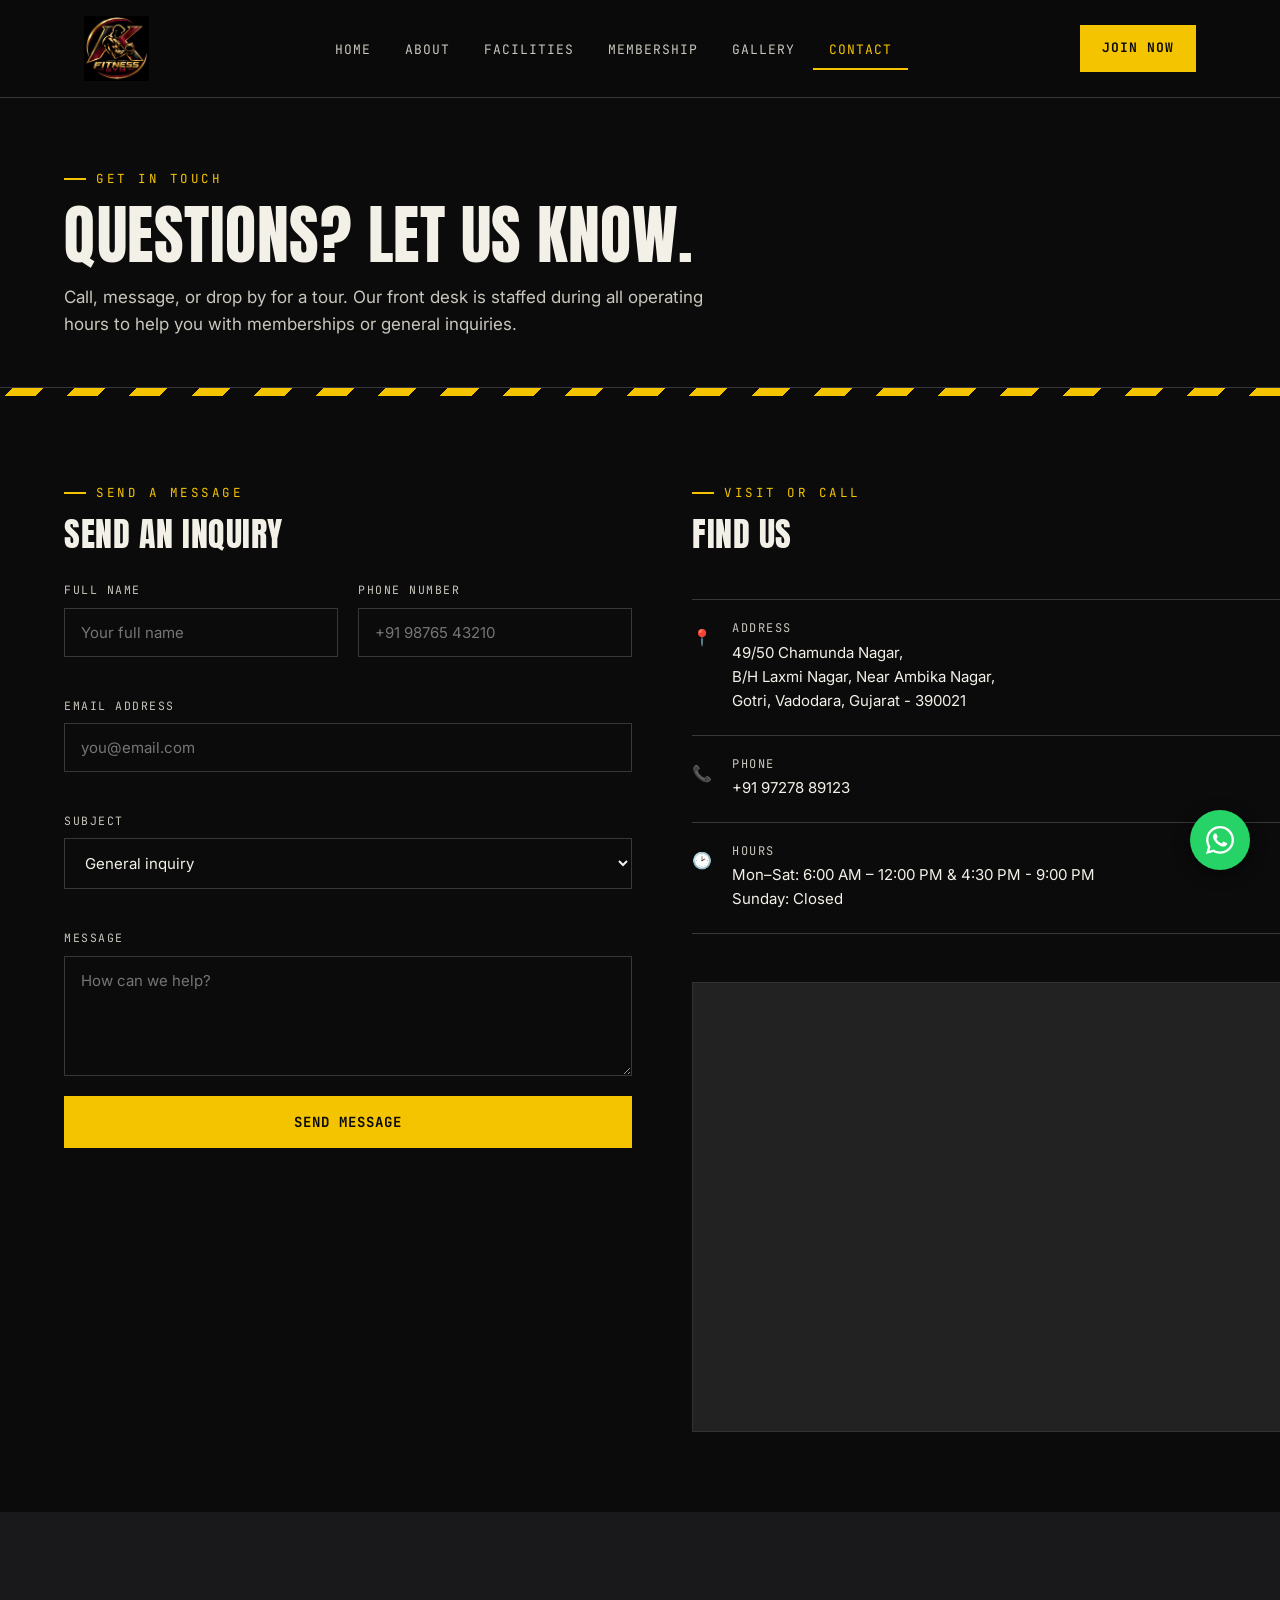
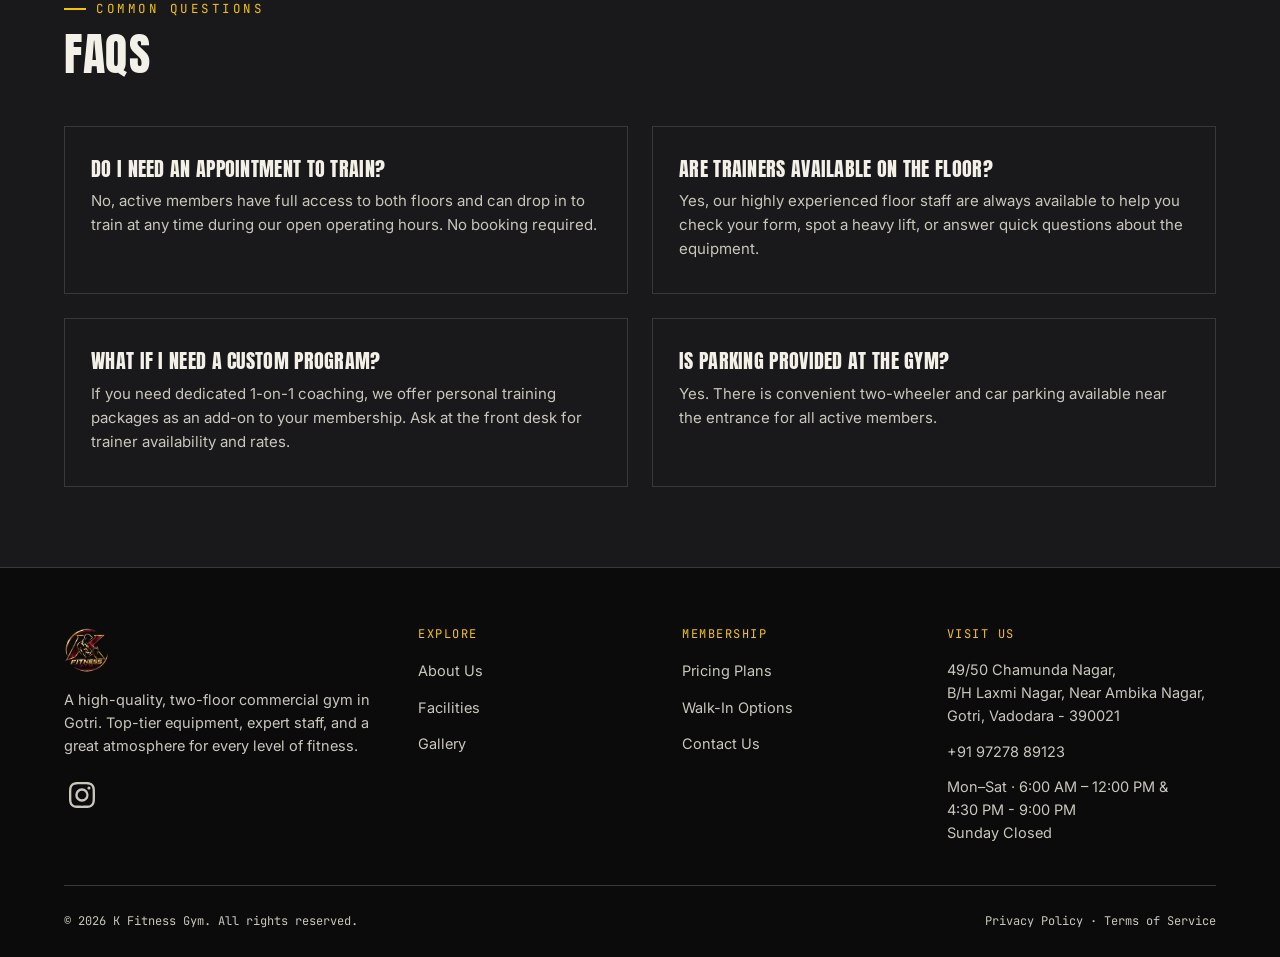
<file: frontend/contact.html>
<!DOCTYPE html>
<html lang="en">
<head>
<meta charset="UTF-8">
<meta name="viewport" content="width=device-width, initial-scale=1.0, viewport-fit=cover">
<meta name="theme-color" content="#0B0B0C">

<!-- TOP TIER SEO METADATA -->
<title>Contact Us | K Fitness Gym - Gotri, Vadodara</title>
<meta name="description" content="Get in touch with K Fitness Gym. Find our address in Gotri, Vadodara, view our open hours, and send us a message.">
<meta name="keywords" content="contact k fitness gym, gym address gotri, gym phone number vadodara, gym near ambika nagar">
<link rel="canonical" href="https://yourwebsite.com/contact.html"> <!-- Update with your real domain -->

<!-- OPEN GRAPH FOR SOCIAL SHARING -->
<meta property="og:site_name" content="K Fitness Gym">
<meta property="og:title" content="Contact Us | K Fitness Gym">
<meta property="og:description" content="Have a question or want to book a tour? Get in touch with our team today.">
<meta property="og:type" content="website">

<link rel="icon" type="image/png" href="assets/favicon.png">
<link rel="stylesheet" href="css/style.css">
<!-- Load fonts asynchronously so they don't block the page render -->
<link rel="preload" as="style" href="https://fonts.googleapis.com/css2?family=Anton&family=Inter:wght@400;500;600;700;800&family=JetBrains+Mono:wght@500;700&display=swap">
<link rel="stylesheet" href="https://fonts.googleapis.com/css2?family=Anton&family=Inter:wght@400;500;600;700;800&family=JetBrains+Mono:wght@500;700&display=swap" media="print" onload="this.media='all'">
<noscript>
  <link rel="stylesheet" href="https://fonts.googleapis.com/css2?family=Anton&family=Inter:wght@400;500;600;700;800&family=JetBrains+Mono:wght@500;700&display=swap">
</noscript>
</head>
<body>

<header class="site-header">
  <nav class="nav">
    <a href="index.html" class="brand">
      <img src="assets/logo.jpg" alt="K Fitness Gym Logo - Gotri Vadodara" style="height: 65px; width: auto;">
    </a>
    <ul class="nav-links">
      <li><a href="index.html">Home</a></li>
      <li><a href="about.html">About</a></li>
      <li><a href="programs.html">Facilities</a></li>
      <li><a href="membership.html">Membership</a></li>
      <li><a href="gallery.html">Gallery</a></li>
      <li><a href="contact.html" class="active">Contact</a></li>
      <li><a href="membership.html" class="nav-cta nav-cta-mobile">Join Now</a></li>
    </ul>
    <a href="membership.html" class="nav-cta">Join Now</a>
    <button class="nav-toggle" aria-label="Toggle menu" aria-expanded="false">
      <span></span><span></span><span></span>
    </button>
  </nav>
</header>

<main>

  <section class="page-head">
    <span class="kicker">Get in touch</span>
    <h1>Questions? Let us know.</h1>
    <p>Call, message, or drop by for a tour. Our front desk is staffed during all operating hours to help you with memberships or general inquiries.</p>
  </section>

  <div class="hazard thin"></div>

  <section class="on-black">
    <div class="grid grid-2" style="gap:60px; align-items:start;">

      <div class="reveal">
        <span class="kicker">Send a message</span>
        <h2 style="margin-top:14px; font-size:clamp(26px,4vw,34px);">Send an inquiry</h2>

        <form id="contact-form" novalidate style="margin-top:30px;">
          <div class="form-grid">
            <div class="field">
              <label for="c-name">Full Name</label>
              <input type="text" id="c-name" name="name" placeholder="Your full name" required>
            </div>
            <div class="field">
              <label for="c-phone">Phone Number</label>
              <input type="tel" id="c-phone" name="phone" placeholder="+91 98765 43210">
            </div>
            <div class="field full">
              <label for="c-email">Email Address</label>
              <input type="email" id="c-email" name="email" placeholder="you@email.com" required>
            </div>
            <div class="field full">
              <label for="subject">Subject</label>
              <select id="subject" name="subject">
                <option value="General inquiry">General inquiry</option>
                <option value="Membership pricing">Membership pricing</option>
                <option value="Personal training">Personal training availability</option>
                <option value="Facility tour">Facility tour</option>
              </select>
            </div>
            <div class="field full">
              <label for="c-message">Message</label>
              <textarea id="c-message" name="message" placeholder="How can we help?" required></textarea>
            </div>
          </div>
          <button type="submit" class="btn btn-solid btn-block">Send Message</button>
          <div id="contact-msg" class="form-msg" role="status"></div>
        </form>
      </div>

      <div class="reveal">
        <span class="kicker">Visit or call</span>
        <h2 style="margin-top:14px; font-size:clamp(26px,4vw,34px);">Find us</h2>

        <div class="info-panel mt-lg">
          <div class="info-row">
            <div class="ic">&#128205;</div>
            <div>
              <h4>Address</h4>
              <p>49/50 Chamunda Nagar, <br>B/H Laxmi Nagar, Near Ambika Nagar, <br>Gotri, Vadodara, Gujarat - 390021</p>
            </div>
          </div>
          <div class="info-row">
            <div class="ic">&#128222;</div>
            <div>
              <h4>Phone</h4>
              <p><a href="tel:+919727889123">+91 97278 89123</a></p>
            </div>
          </div>
          <div class="info-row">
            <div class="ic">&#128337;</div>
            <div>
              <h4>Hours</h4>
              <p>Mon–Sat: 6:00 AM – 12:00 PM & 4:30 PM - 9:00 PM <br>Sunday: Closed</p>
            </div>
          </div>
        </div>

        <div class="map-wrap mt-lg">
          <!-- REMINDER: Generate and paste your new Google Maps embed iframe here once your GBP is approved -->
          <div style="width: 100%; height: 450px; background: #222; display: flex; align-items: center; justify-content: center; border: 1px solid #333;">
           
            <iframe src="https://www.google.com/maps/embed?pb=!1m18!1m12!1m3!1d3691.22875964662!2d73.1294054!3d22.307186599999998!2m3!1f0!2f0!3f0!3m2!1i1024!2i768!4f13.1!3m3!1m2!1s0x395fc9cbbc3f7e67%3A0x7faa63b6602f9228!2sK%20Fitness%20Gym!5e0!3m2!1sen!2sin!4v1791021653292!5m2!1sen!2sin" width="600" height="450" style="border:0;" allowfullscreen="" loading="lazy" referrerpolicy="strict-origin-when-cross-origin"></iframe>
          </div>
        </div>
      </div>

    </div>
  </section>

  <section class="on-charcoal">
    <div class="section-head">
      <div>
        <span class="kicker">Common questions</span>
        <h2>FAQs</h2>
      </div>
    </div>
   <div class="grid grid-2">
      <div class="card reveal">
        <h3>Do I need an appointment to train?</h3>
        <p>No, active members have full access to both floors and can drop in to train at any time during our open operating hours. No booking required.</p>
      </div>
      <div class="card reveal">
        <h3>Are trainers available on the floor?</h3>
        <p>Yes, our highly experienced floor staff are always available to help you check your form, spot a heavy lift, or answer quick questions about the equipment.</p>
      </div>
      <div class="card reveal">
        <h3>What if I need a custom program?</h3>
        <p>If you need dedicated 1-on-1 coaching, we offer personal training packages as an add-on to your membership. Ask at the front desk for trainer availability and rates.</p>
      </div>
      <div class="card reveal">
        <h3>Is parking provided at the gym?</h3>
        <p>Yes. There is convenient two-wheeler and car parking available near the entrance for all active members.</p>
      </div>
    </div>
  </section>

</main>

<footer>
  <div class="foot-grid">
    <div>
      <a href="index.html" style="display: block; margin-bottom: 15px;">
        <img src="assets/favicon.png" alt="K Fitness Gym Logo - Gotri Vadodara" style="height: 45px; width: auto;">
      </a>
      <p class="foot-desc">A high-quality, two-floor commercial gym in Gotri. Top-tier equipment, expert staff, and a great atmosphere for every level of fitness.</p>
      <div class="social-row">
         <a href="https://www.instagram.com/k_fitness_gym_/" aria-label="Instagram">
    <svg xmlns="http://www.w3.org/2000/svg" width="18" height="18" fill="currentColor" class="bi bi-instagram" viewBox="0 0 16 16">
      <path d="M8 0C5.829 0 5.556.01 4.703.048 3.85.088 3.269.222 2.76.42a3.9 3.9 0 0 0-1.417.923A3.9 3.9 0 0 0 .42 2.76C.222 3.268.087 3.85.048 4.7.01 5.555 0 5.827 0 8.001c0 2.172.01 2.444.048 3.297.04.852.174 1.433.372 1.942.205.526.478.972.923 1.417.444.445.89.719 1.416.923.51.198 1.09.333 1.942.372C5.555 15.99 5.827 16 8 16s2.444-.01 3.298-.048c.851-.04 1.434-.174 1.943-.372a3.9 3.9 0 0 0 1.416-.923c.445-.445.718-.891.923-1.417.197-.509.332-1.09.372-1.942C15.99 10.445 16 10.173 16 8s-.01-2.445-.048-3.299c-.04-.851-.175-1.433-.372-1.941a3.9 3.9 0 0 0-.923-1.417A3.9 3.9 0 0 0 13.24.42c-.51-.198-1.092-.333-1.943-.372C10.443.01 10.172 0 7.998 0zm-.717 1.442h.718c2.136 0 2.389.007 3.232.046.78.035 1.204.166 1.486.275.373.145.64.319.92.599s.453.546.598.92c.11.281.24.705.275 1.485.039.843.047 1.096.047 3.231s-.008 2.389-.047 3.232c-.035.78-.166 1.203-.275 1.485a2.5 2.5 0 0 1-.599.919c-.28.28-.546.453-.92.598-.28.11-.704.24-1.485.276-.843.038-1.096.047-3.232.047s-2.39-.009-3.233-.047c-.78-.036-1.203-.166-1.485-.276a2.5 2.5 0 0 1-.92-.598 2.5 2.5 0 0 1-.6-.92c-.109-.281-.24-.705-.275-1.485-.038-.843-.046-1.096-.046-3.233s.008-2.388.046-3.231c.036-.78.166-1.204.276-1.486.145-.373.319-.64.599-.92s.546-.453.92-.598c.282-.11.705-.24 1.485-.276.738-.034 1.024-.044 2.515-.045zm4.988 1.328a.96.96 0 1 0 0 1.92.96.96 0 0 0 0-1.92m-4.27 1.122a4.109 4.109 0 1 0 0 8.217 4.109 4.109 0 0 0 0-8.217m0 1.441a2.667 2.667 0 1 1 0 5.334 2.667 2.667 0 0 1 0-5.334"/>
    </svg>
  </a>
      </div>
    </div>
    <div>
      <h4>Explore</h4>
      <ul>
        <li><a href="about.html">About Us</a></li>
        <li><a href="programs.html">Facilities</a></li>
        <li><a href="gallery.html">Gallery</a></li>
      </ul>
    </div>
    <div>
      <h4>Membership</h4>
      <ul>
        <li><a href="membership.html">Pricing Plans</a></li>
        <li><a href="membership.html">Walk-In Options</a></li>
        <li><a href="contact.html">Contact Us</a></li>
      </ul>
    </div>
    <div>
      <h4>Visit Us</h4>
      <ul>
        <li><p>49/50 Chamunda Nagar, <br>B/H Laxmi Nagar, Near Ambika Nagar, <br>Gotri, Vadodara - 390021</p></li>
        <li><a href="tel:+919727889123">+91 97278 89123</a></li>
        <li><p>Mon–Sat · 6:00 AM – 12:00 PM &<br> 4:30 PM - 9:00 PM <br>Sunday Closed</p></li>
      </ul>
    </div>
  </div>
  <div class="foot-bottom">
    <span>© <span data-year></span> K Fitness Gym. All rights reserved.</span>
   <div class="footer-legal">
        <a href="privacy.html" class="footer-copy">Privacy Policy</a> ·
        <a href="terms.html"   class="footer-copy">Terms of Service</a>
      </div>
  </div>
</footer>

  <!------- Floating Action Button ------->
   <div class="floating-actions">
  <a href="https://wa.me/919727889123?text=Hi%2C%20I%27m%20interested%20in%20joining%20K%20Fitness%20Gym" 
     class="whatsapp-float" 
     target="_blank" 
     rel="noopener noreferrer"
     aria-label="Chat with us on WhatsApp">
    <svg xmlns="http://www.w3.org/2000/svg" viewBox="0 0 448 512" class="whatsapp-icon" width="30" height="30">
      <path fill="#ffffff" d="M380.9 97.1C339 55.1 283.2 32 223.9 32c-122.4 0-222 99.6-222 222 0 39.1 10.2 77.3 29.6 111L0 480l117.7-30.9c32.4 17.7 68.9 27 106.1 27h.1c122.3 0 224.1-99.6 224.1-222 0-59.3-25.2-115-67.1-157zm-157 341.6c-33.2 0-65.7-8.9-94-25.7l-6.7-4-69.8 18.3L72 359.2l-4.4-7c-18.5-29.4-28.2-63.3-28.2-98.2 0-101.7 82.8-184.5 184.6-184.5 49.3 0 95.6 19.2 130.4 54.1 34.8 34.9 56.2 81.2 56.1 130.5 0 101.8-84.9 184.6-186.6 184.6zm101.2-138.2c-5.5-2.8-32.8-16.2-37.9-18-5.1-1.9-8.8-2.8-12.5 2.8-3.7 5.6-14.3 18-17.6 21.8-3.2 3.7-6.5 4.2-12 1.4-32.6-16.3-54-29.1-75.5-66-5.7-9.8 5.7-9.1 16.3-30.3 1.8-3.7.9-6.9-.5-9.7-1.4-2.8-12.5-30.1-17.1-41.2-4.5-10.8-9.1-9.3-12.5-9.5-3.2-.2-6.9-.2-10.6-.2-3.7 0-9.7 1.4-14.8 6.9-5.1 5.6-19.4 19-19.4 46.3 0 27.3 19.9 53.7 22.6 57.4 2.8 3.7 39.1 59.7 94.8 83.8 35.2 15.2 49 16.5 66.6 13.9 10.7-1.6 32.8-13.4 37.4-26.4 4.6-13 4.6-24.1 3.2-26.4-1.3-2.5-5-3.9-10.5-6.6z"/>
    </svg>
  </a>
</div>

<script src="js/main.js"></script>
<script src="js/contact.js"></script>
</body>
</html>
</file>
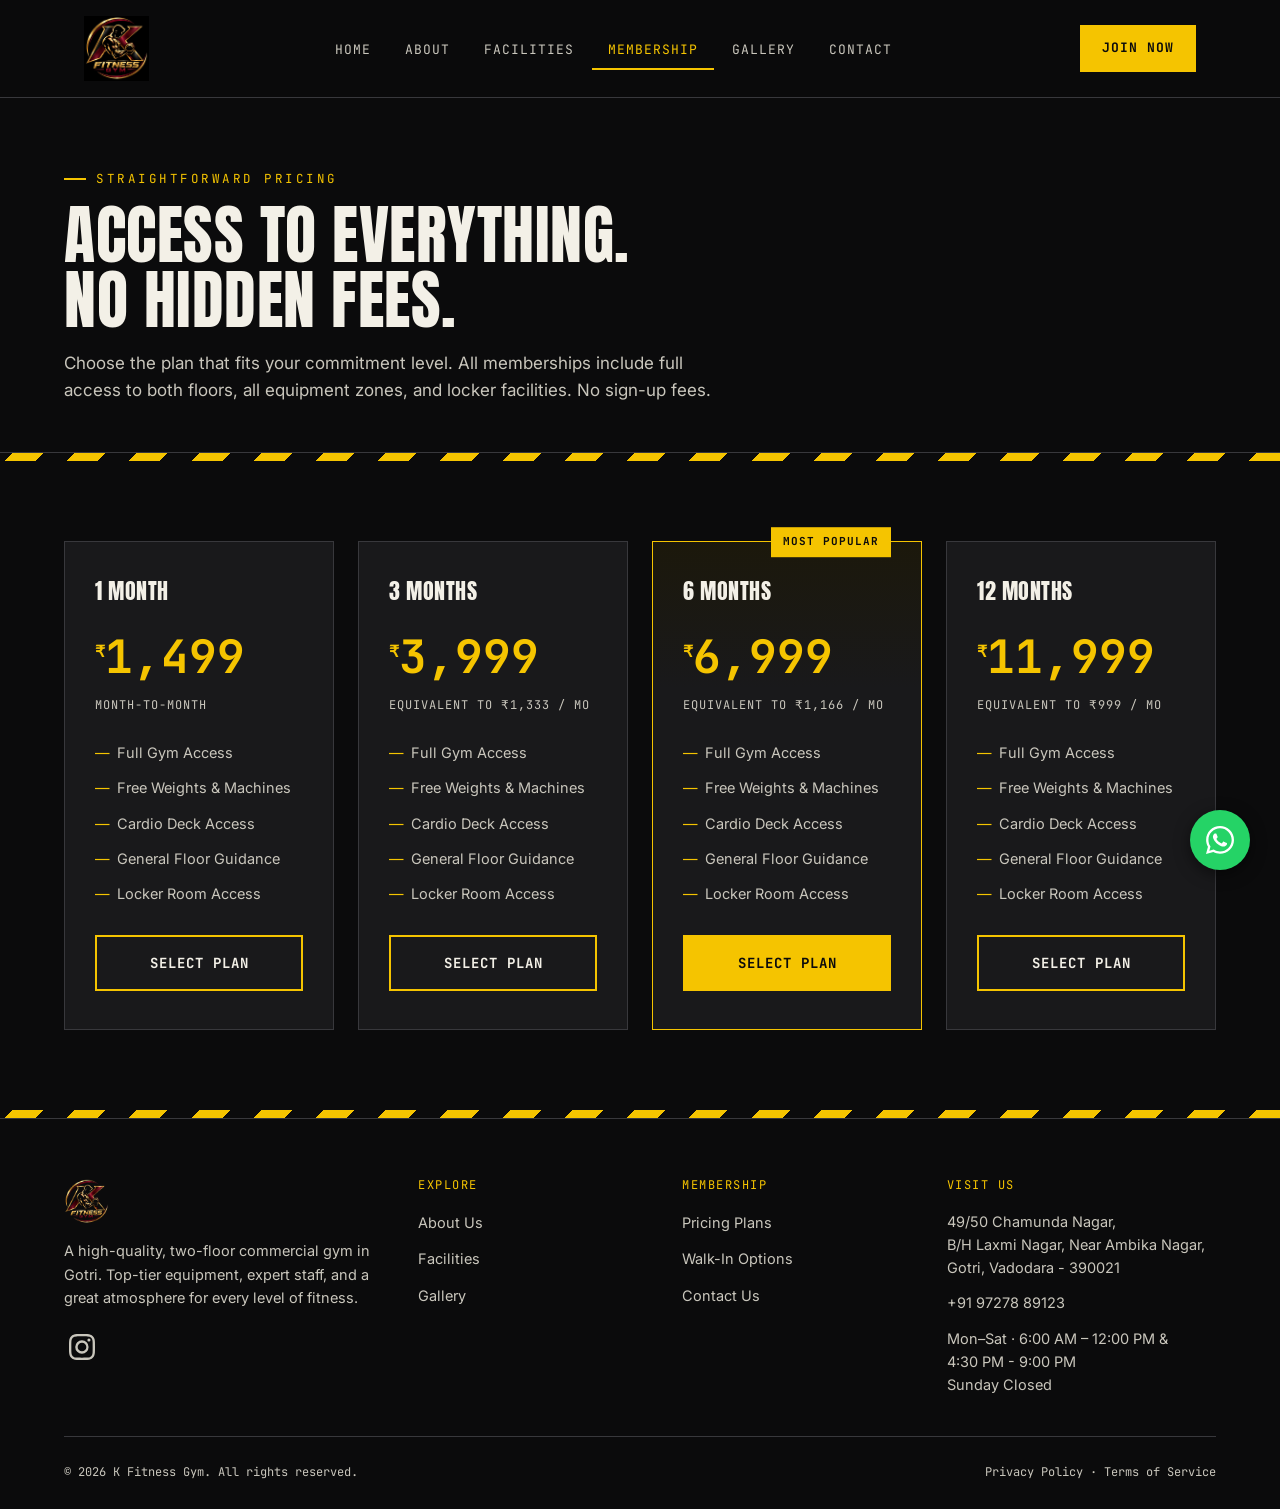
<file: frontend/membership.html>
<!DOCTYPE html>
<html lang="en">
<head>
<meta charset="UTF-8">
<meta name="viewport" content="width=device-width, initial-scale=1.0, viewport-fit=cover">
<meta name="theme-color" content="#0B0B0C">

<!-- TOP TIER SEO METADATA -->
<title>Gym Membership & Pricing | K Fitness Gym - Gotri</title>
<meta name="description" content="Affordable gym memberships in Gotri, Vadodara at K Fitness Gym. Choose from 1-month, 3-month, 6-month, and annual plans with full access to our two-floor facility.">
<meta name="keywords" content="gym membership gotri, gym pricing vadodara, k fitness gym prices, affordable gym baroda, annual gym membership">
<link rel="canonical" href="https://yourwebsite.com/membership.html"> <!-- Update with your real domain -->

<!-- OPEN GRAPH FOR SOCIAL SHARING -->
<meta property="og:site_name" content="K Fitness Gym">
<meta property="og:title" content="Membership & Pricing | K Fitness Gym">
<meta property="og:description" content="View our flexible membership plans and join K Fitness Gym today.">
<meta property="og:type" content="website">

<link rel="icon" type="image/png" href="assets/favicon.png">
<link rel="stylesheet" href="css/style.css">
<!-- Load fonts asynchronously so they don't block the page render -->
<link rel="preload" as="style" href="https://fonts.googleapis.com/css2?family=Anton&family=Inter:wght@400;500;600;700;800&family=JetBrains+Mono:wght@500;700&display=swap">
<link rel="stylesheet" href="https://fonts.googleapis.com/css2?family=Anton&family=Inter:wght@400;500;600;700;800&family=JetBrains+Mono:wght@500;700&display=swap" media="print" onload="this.media='all'">
<noscript>
  <link rel="stylesheet" href="https://fonts.googleapis.com/css2?family=Anton&family=Inter:wght@400;500;600;700;800&family=JetBrains+Mono:wght@500;700&display=swap">
</noscript>
</head>
<body>

<header class="site-header">
  <nav class="nav">
    <a href="index.html" class="brand">
      <img src="assets/logo.jpg" alt="K Fitness Gym Logo - Gotri Vadodara" style="height: 65px; width: auto;">
    </a>
    <ul class="nav-links">
      <li><a href="index.html">Home</a></li>
      <li><a href="about.html">About</a></li>
      <li><a href="programs.html">Facilities</a></li>
      <li><a href="membership.html" class="active">Membership</a></li>
      <li><a href="gallery.html">Gallery</a></li>
      <li><a href="contact.html">Contact</a></li>
      <li><a href="#join-form" class="nav-cta nav-cta-mobile">Join Now</a></li>
    </ul>
    <a href="#join-form" class="nav-cta">Join Now</a>
    <button class="nav-toggle" aria-label="Toggle menu" aria-expanded="false">
      <span></span><span></span><span></span>
    </button>
  </nav>
</header>

<main>

  <section class="page-head">
    <span class="kicker">Straightforward pricing</span>
    <h1>Access to Everything.<br>No Hidden Fees.</h1>
    <p>Choose the plan that fits your commitment level. All memberships include full access to both floors, all equipment zones, and locker facilities. No sign-up fees.</p>
  </section>

  <div class="hazard thin"></div>
  
  <section class="on-black">
    <div class="grid grid-4">

      <!-- 1 Month Plan -->
      <div class="price-card">
        <h3>1 Month</h3>
        <div class="price">
          <span class="price-new"><sup>₹</sup>1,499</span>
        </div>
        <span class="per">Month-to-Month</span>
        <ul>
          <li>Full Gym Access</li>
          <li>Free Weights & Machines</li>
          <li>Cardio Deck Access</li>
          <li>General Floor Guidance</li>
          <li>Locker Room Access</li>
        </ul>
        <a href="#join-form" class="btn btn-ghost btn-block">Select Plan</a>
      </div>

      <!-- 3 Months Plan -->
      <div class="price-card">
        <h3>3 Months</h3>
        <div class="price">
          <span class="price-new"><sup>₹</sup>3,999</span>
        </div>
        <span class="per">Equivalent to ₹1,333 / mo</span>
        <ul>
          <li>Full Gym Access</li>
          <li>Free Weights & Machines</li>
          <li>Cardio Deck Access</li>
          <li>General Floor Guidance</li>
          <li>Locker Room Access</li>
        </ul>
        <a href="#join-form" class="btn btn-ghost btn-block">Select Plan</a>
      </div>

      <!-- 6 Months Plan (Featured) -->
      <div class="price-card featured">
        <div class="badge">Most Popular</div>
        <h3>6 Months</h3>
        <div class="price">
          <span class="price-new"><sup>₹</sup>6,999</span>
        </div>
        <span class="per">Equivalent to ₹1,166 / mo</span>
        <ul>
          <li>Full Gym Access</li>
          <li>Free Weights & Machines</li>
          <li>Cardio Deck Access</li>
          <li>General Floor Guidance</li>
          <li>Locker Room Access</li>
        </ul>
        <a href="#join-form" class="btn btn-solid btn-block">Select Plan</a>
      </div>

      <!-- 12 Months Plan -->
      <div class="price-card">
        <h3>12 Months</h3>
        <div class="price">
          <span class="price-new"><sup>₹</sup>11,999</span>
        </div>
        <span class="per">Equivalent to ₹999 / mo</span>
        <ul>
          <li>Full Gym Access</li>
          <li>Free Weights & Machines</li>
          <li>Cardio Deck Access</li>
          <li>General Floor Guidance</li>
          <li>Locker Room Access</li>
        </ul>
        <a href="#join-form" class="btn btn-ghost btn-block">Select Plan</a>
      </div>

    </div>
  </section>

  <div class="hazard thin"></div>
<!---
  <section class="on-charcoal" id="join-form">
    <div class="section-head">
      <div>
        <span class="kicker">Get started</span>
        <h2>Apply for membership</h2>
      </div>
      <p class="desc">Submit this form and our front desk will contact you to confirm your plan and get you set up in our system.</p>
    </div>

    <form id="membership-form" class="wrap" style="max-width:760px; margin:0 auto; padding:0;" novalidate>
      <div class="form-grid">
        <div class="field">
          <label for="m-name">Full Name</label>
          <input type="text" id="m-name" name="name" placeholder="Your full name" required>
        </div>
        <div class="field">
          <label for="m-phone">Phone Number</label>
          <input type="tel" id="m-phone" name="phone" placeholder="+91 98765 43210" required>
        </div>
        <div class="field">
          <label for="m-email">Email Address</label>
          <input type="email" id="m-email" name="email" placeholder="you@email.com" required>
        </div>
        <div class="field">
          <label for="plan">Preferred Plan</label>
          <select id="plan" name="plan" required>
            <option value="">Select a plan</option>
            <option value="1 Month">1 Month — ₹1,499</option>
            <option value="3 Months">3 Months — ₹3,999</option>
            <option value="6 Months">6 Months — ₹6,999</option>
            <option value="12 Months">12 Months — ₹11,999</option>
            <option value="Not sure">Not sure yet</option>
          </select>
        </div>
        <div class="field">
          <label for="goal">Primary Interest</label>
          <select id="goal" name="goal">
            <option value="">Select an interest</option>
            <option value="Strength">Free Weights / Strength</option>
            <option value="Machines">Machines / Bodybuilding</option>
            <option value="Cardio">Cardio / Weight Loss</option>
            <option value="General fitness">General fitness</option>
          </select>
        </div>
        <div class="field">
          <label for="start_date">Preferred Start Date</label>
          <input type="date" id="start_date" name="start_date">
        </div>
        <div class="field full">
          <label for="m-notes">Anything we should know? (optional)</label>
          <textarea id="m-notes" name="notes" placeholder="Have you trained before? Are you looking for a personal trainer in addition to membership?"></textarea>
        </div>
      </div>
      <button type="submit" class="btn btn-solid btn-block">Submit Application</button>
      <div id="membership-msg" class="form-msg" role="status"></div>
    </form>
  </section>
-->
</main>

<footer>
  <div class="foot-grid">
   <div>
      <a href="index.html" style="display: block; margin-bottom: 15px;">
        <img src="assets/favicon.png" alt="K Fitness Gym Logo - Gotri Vadodara" style="height: 45px; width: auto;">
      </a>
      <p class="foot-desc">A high-quality, two-floor commercial gym in Gotri. Top-tier equipment, expert staff, and a great atmosphere for every level of fitness.</p>
     <div class="social-row">
  <a href="https://www.instagram.com/k_fitness_gym_/" aria-label="Instagram">
    <svg xmlns="http://www.w3.org/2000/svg" width="18" height="18" fill="currentColor" class="bi bi-instagram" viewBox="0 0 16 16">
      <path d="M8 0C5.829 0 5.556.01 4.703.048 3.85.088 3.269.222 2.76.42a3.9 3.9 0 0 0-1.417.923A3.9 3.9 0 0 0 .42 2.76C.222 3.268.087 3.85.048 4.7.01 5.555 0 5.827 0 8.001c0 2.172.01 2.444.048 3.297.04.852.174 1.433.372 1.942.205.526.478.972.923 1.417.444.445.89.719 1.416.923.51.198 1.09.333 1.942.372C5.555 15.99 5.827 16 8 16s2.444-.01 3.298-.048c.851-.04 1.434-.174 1.943-.372a3.9 3.9 0 0 0 1.416-.923c.445-.445.718-.891.923-1.417.197-.509.332-1.09.372-1.942C15.99 10.445 16 10.173 16 8s-.01-2.445-.048-3.299c-.04-.851-.175-1.433-.372-1.941a3.9 3.9 0 0 0-.923-1.417A3.9 3.9 0 0 0 13.24.42c-.51-.198-1.092-.333-1.943-.372C10.443.01 10.172 0 7.998 0zm-.717 1.442h.718c2.136 0 2.389.007 3.232.046.78.035 1.204.166 1.486.275.373.145.64.319.92.599s.453.546.598.92c.11.281.24.705.275 1.485.039.843.047 1.096.047 3.231s-.008 2.389-.047 3.232c-.035.78-.166 1.203-.275 1.485a2.5 2.5 0 0 1-.599.919c-.28.28-.546.453-.92.598-.28.11-.704.24-1.485.276-.843.038-1.096.047-3.232.047s-2.39-.009-3.233-.047c-.78-.036-1.203-.166-1.485-.276a2.5 2.5 0 0 1-.92-.598 2.5 2.5 0 0 1-.6-.92c-.109-.281-.24-.705-.275-1.485-.038-.843-.046-1.096-.046-3.233s.008-2.388.046-3.231c.036-.78.166-1.204.276-1.486.145-.373.319-.64.599-.92s.546-.453.92-.598c.282-.11.705-.24 1.485-.276.738-.034 1.024-.044 2.515-.045zm4.988 1.328a.96.96 0 1 0 0 1.92.96.96 0 0 0 0-1.92m-4.27 1.122a4.109 4.109 0 1 0 0 8.217 4.109 4.109 0 0 0 0-8.217m0 1.441a2.667 2.667 0 1 1 0 5.334 2.667 2.667 0 0 1 0-5.334"/>
    </svg>
  </a>
</div>
    </div>
    <div>
      <h4>Explore</h4>
      <ul>
        <li><a href="about.html">About Us</a></li>
        <li><a href="programs.html">Facilities</a></li>
        <li><a href="gallery.html">Gallery</a></li>
      </ul>
    </div>
    <div>
      <h4>Membership</h4>
      <ul>
        <li><a href="membership.html">Pricing Plans</a></li>
        <li><a href="membership.html">Walk-In Options</a></li>
        <li><a href="contact.html">Contact Us</a></li>
      </ul>
    </div>
    <div>
      <h4>Visit Us</h4>
      <ul>
        <li> <p> 49/50 Chamunda Nagar, <br> B/H Laxmi Nagar, Near Ambika Nagar, <br> Gotri, Vadodara - 390021 </p></li>
        <li><a href="tel:+919727889123">+91 97278 89123</a></li>
        <li><p>Mon–Sat · 6:00 AM – 12:00 PM & <br><span>    4:30 PM - 9:00 PM</span><br>Sunday Closed</p></li>
      </ul>
    </div>
  </div>
  <div class="foot-bottom">
    <span>© <span data-year></span> K Fitness Gym. All rights reserved.</span>
    <div class="footer-legal">
        <a href="privacy.html" class="footer-copy">Privacy Policy</a> ·
        <a href="terms.html"   class="footer-copy">Terms of Service</a>
      </div>
  </div>
</footer>
  
<!------- Floating Action Button ------->
  <!-------- Whatsapp--------->
   <div class="floating-actions">
  <a href="https://wa.me/919727889123?text=Hi%2C%20I%27m%20interested%20in%20joining%20K%20Fitness%20Gym" 
     class="whatsapp-float" 
     target="_blank" 
     rel="noopener noreferrer"
     aria-label="Chat with us on WhatsApp">
    <svg xmlns="http://www.w3.org/2000/svg" viewBox="0 0 448 512" class="whatsapp-icon" width="30" height="30">
      <path fill="#ffffff" d="M380.9 97.1C339 55.1 283.2 32 223.9 32c-122.4 0-222 99.6-222 222 0 39.1 10.2 77.3 29.6 111L0 480l117.7-30.9c32.4 17.7 68.9 27 106.1 27h.1c122.3 0 224.1-99.6 224.1-222 0-59.3-25.2-115-67.1-157zm-157 341.6c-33.2 0-65.7-8.9-94-25.7l-6.7-4-69.8 18.3L72 359.2l-4.4-7c-18.5-29.4-28.2-63.3-28.2-98.2 0-101.7 82.8-184.5 184.6-184.5 49.3 0 95.6 19.2 130.4 54.1 34.8 34.9 56.2 81.2 56.1 130.5 0 101.8-84.9 184.6-186.6 184.6zm101.2-138.2c-5.5-2.8-32.8-16.2-37.9-18-5.1-1.9-8.8-2.8-12.5 2.8-3.7 5.6-14.3 18-17.6 21.8-3.2 3.7-6.5 4.2-12 1.4-32.6-16.3-54-29.1-75.5-66-5.7-9.8 5.7-9.1 16.3-30.3 1.8-3.7.9-6.9-.5-9.7-1.4-2.8-12.5-30.1-17.1-41.2-4.5-10.8-9.1-9.3-12.5-9.5-3.2-.2-6.9-.2-10.6-.2-3.7 0-9.7 1.4-14.8 6.9-5.1 5.6-19.4 19-19.4 46.3 0 27.3 19.9 53.7 22.6 57.4 2.8 3.7 39.1 59.7 94.8 83.8 35.2 15.2 49 16.5 66.6 13.9 10.7-1.6 32.8-13.4 37.4-26.4 4.6-13 4.6-24.1 3.2-26.4-1.3-2.5-5-3.9-10.5-6.6z"/>
    </svg>
  </a>
</div>
  

<script src="js/main.js"></script>
<script src="js/membership.js"></script>
</body>
</html>
</file>
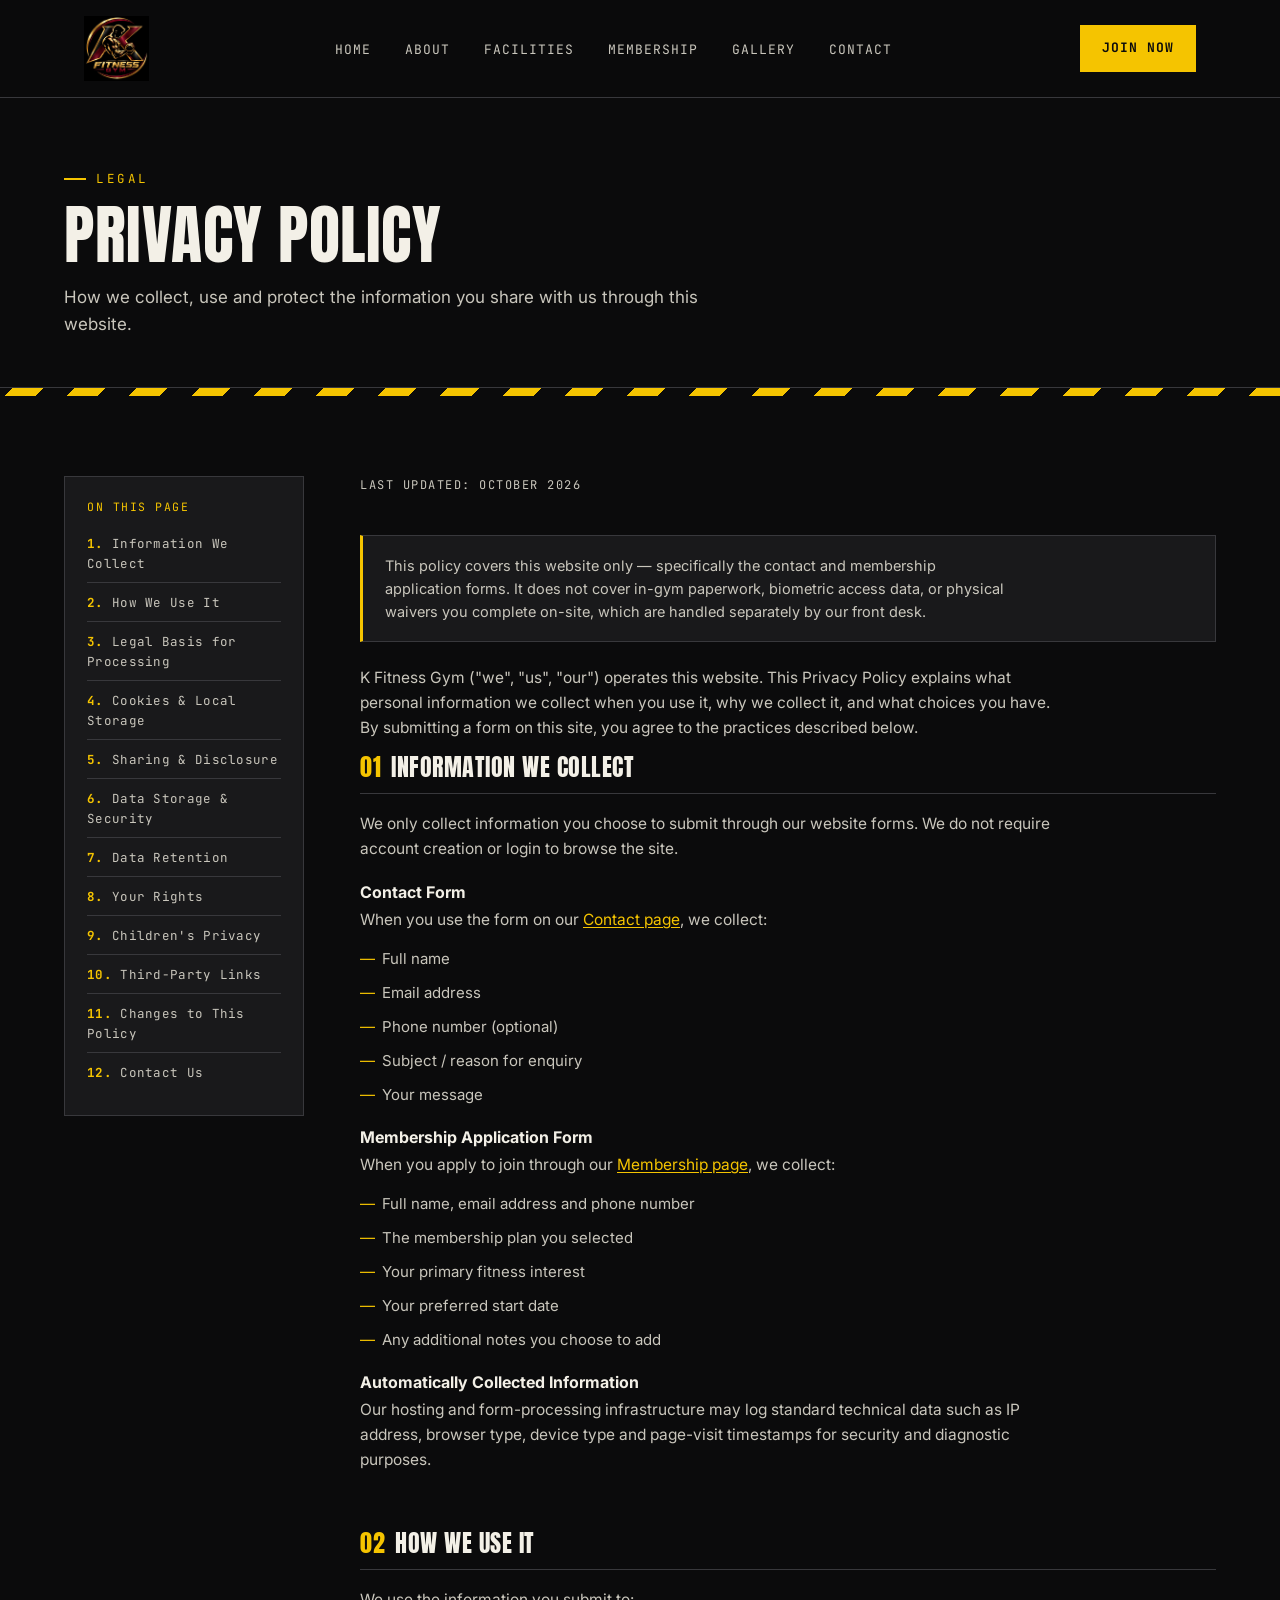
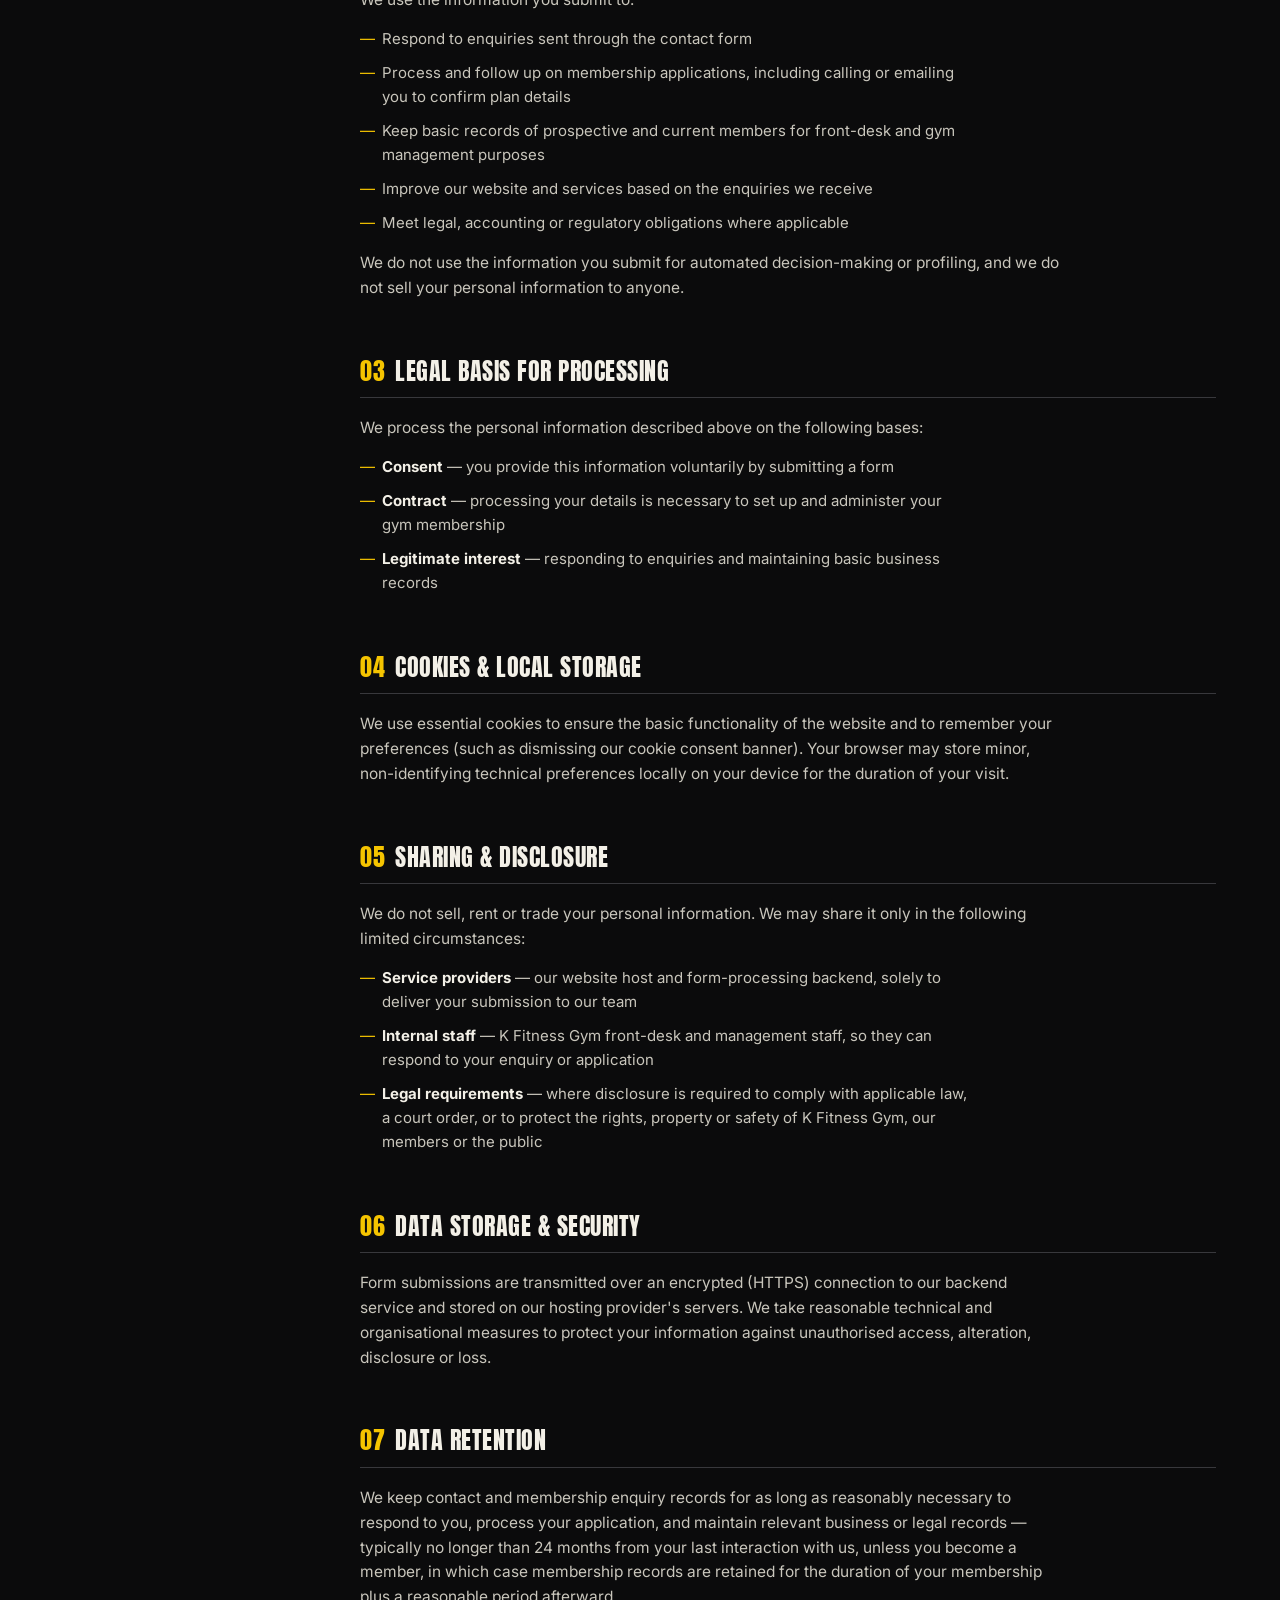
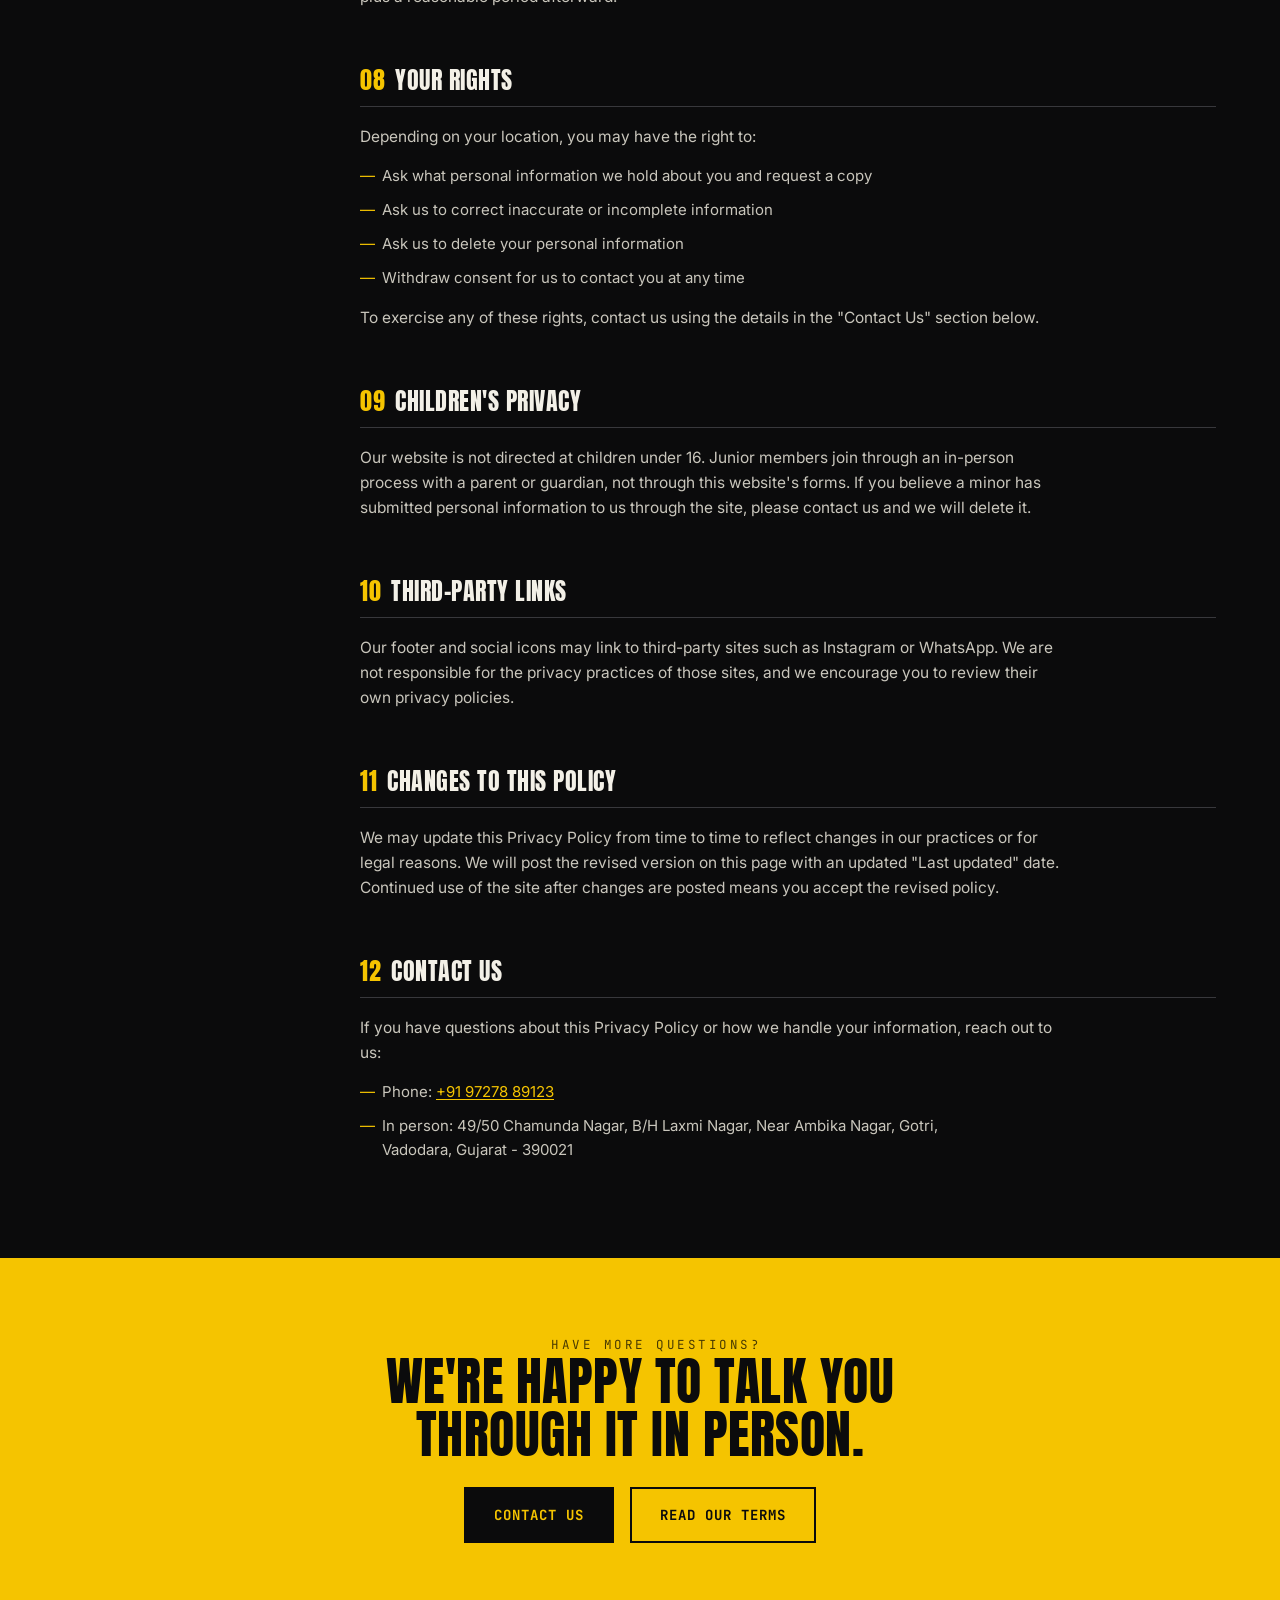
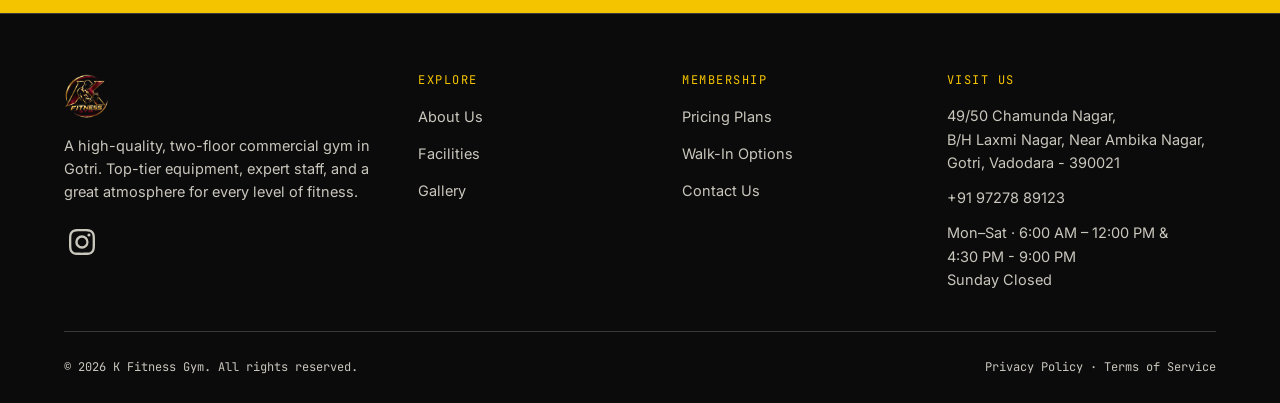
<file: frontend/privacy.html>
<!DOCTYPE html>
<html lang="en">
<head>
<meta charset="UTF-8">
<meta name="viewport" content="width=device-width, initial-scale=1.0">

<!-- TOP TIER SEO METADATA -->
<title>Privacy Policy | K Fitness Gym - Gotri, Vadodara</title>
<meta name="description" content="Read the K Fitness Gym Privacy Policy to understand how we collect, use, and protect your personal information submitted through our website.">
<meta name="keywords" content="k fitness gym privacy policy, gym data protection, website terms gotri gym">
<link rel="canonical" href="https://yourwebsite.com/privacy.html"> <!-- Update with your real domain -->

<!-- OPEN GRAPH FOR SOCIAL SHARING -->
<meta property="og:site_name" content="K Fitness Gym">
<meta property="og:title" content="Privacy Policy | K Fitness Gym">
<meta property="og:description" content="How we collect, use, and protect the information you share with us through this website.">
<meta property="og:type" content="website">

<link rel="preconnect" href="https://fonts.googleapis.com">
<link rel="icon" type="image/png" href="assets/favicon.png">
<link rel="stylesheet" href="css/style.css">
<link rel="stylesheet" href="css/legal.css">
<!-- Load fonts asynchronously so they don't block the page render -->
<link rel="preload" as="style" href="https://fonts.googleapis.com/css2?family=Anton&family=Inter:wght@400;500;600;700;800&family=JetBrains+Mono:wght@500;700&display=swap">
<link rel="stylesheet" href="https://fonts.googleapis.com/css2?family=Anton&family=Inter:wght@400;500;600;700;800&family=JetBrains+Mono:wght@500;700&display=swap" media="print" onload="this.media='all'">
<noscript>
  <link rel="stylesheet" href="https://fonts.googleapis.com/css2?family=Anton&family=Inter:wght@400;500;600;700;800&family=JetBrains+Mono:wght@500;700&display=swap">
</noscript>
</head>
<body>

<header class="site-header">
  <nav class="nav">
     <a href="index.html" class="brand">
      <img src="assets/logo.jpg" alt="K Fitness Gym Logo - Gotri Vadodara" style="height: 65px; width: auto;">
    </a>
    <ul class="nav-links">
      <li><a href="index.html">Home</a></li>
      <li><a href="about.html">About</a></li>
      <li><a href="programs.html">Facilities</a></li>
      <li><a href="membership.html">Membership</a></li>
      <li><a href="gallery.html">Gallery</a></li>
      <li><a href="contact.html">Contact</a></li>
      <li><a href="membership.html" class="nav-cta nav-cta-mobile">Join Now</a></li>
    </ul>
    <a href="membership.html" class="nav-cta">Join Now</a>
    <button class="nav-toggle" aria-label="Toggle menu" aria-expanded="false">
      <span></span><span></span><span></span>
    </button>
  </nav>
</header>

<main>

  <section class="page-head">
    <span class="kicker">Legal</span>
    <h1>Privacy Policy</h1>
    <p>How we collect, use and protect the information you share with us through this website.</p>
  </section>

  <div class="hazard thin"></div>

  <section class="on-black">
    <div class="legal-wrap">

      <aside class="legal-toc">
        <h4>On this page</h4>
        <ol>
          <li><a href="#info-we-collect">Information We Collect</a></li>
          <li><a href="#how-we-use">How We Use It</a></li>
          <li><a href="#legal-basis">Legal Basis for Processing</a></li>
          <li><a href="#cookies">Cookies &amp; Local Storage</a></li>
          <li><a href="#sharing">Sharing &amp; Disclosure</a></li>
          <li><a href="#storage-security">Data Storage &amp; Security</a></li>
          <li><a href="#retention">Data Retention</a></li>
          <li><a href="#your-rights">Your Rights</a></li>
          <li><a href="#children">Children's Privacy</a></li>
          <li><a href="#third-party">Third-Party Links</a></li>
          <li><a href="#changes">Changes to This Policy</a></li>
          <li><a href="#contact">Contact Us</a></li>
        </ol>
      </aside>

      <article class="legal">
        <span class="updated">Last updated: October 2026</span>

        <div class="legal-note">
          <p>This policy covers this website only — specifically the contact and membership application forms. It does not cover in-gym paperwork, biometric access data, or physical waivers you complete on-site, which are handled separately by our front desk.</p>
        </div>

        <p>K Fitness Gym ("we", "us", "our") operates this website. This Privacy Policy explains what personal information we collect when you use it, why we collect it, and what choices you have. By submitting a form on this site, you agree to the practices described below.</p>

        <section id="info-we-collect">
          <h2><span class="num">01</span>Information We Collect</h2>
          <p>We only collect information you choose to submit through our website forms. We do not require account creation or login to browse the site.</p>

          <h3>Contact Form</h3>
          <p>When you use the form on our <a href="contact.html">Contact page</a>, we collect:</p>
          <ul>
            <li>Full name</li>
            <li>Email address</li>
            <li>Phone number (optional)</li>
            <li>Subject / reason for enquiry</li>
            <li>Your message</li>
          </ul>

          <h3>Membership Application Form</h3>
          <p>When you apply to join through our <a href="membership.html">Membership page</a>, we collect:</p>
          <ul>
            <li>Full name, email address and phone number</li>
            <li>The membership plan you selected</li>
            <li>Your primary fitness interest</li>
            <li>Your preferred start date</li>
            <li>Any additional notes you choose to add</li>
          </ul>

          <h3>Automatically Collected Information</h3>
          <p>Our hosting and form-processing infrastructure may log standard technical data such as IP address, browser type, device type and page-visit timestamps for security and diagnostic purposes.</p>
        </section>

        <section id="how-we-use">
          <h2><span class="num">02</span>How We Use It</h2>
          <p>We use the information you submit to:</p>
          <ul>
            <li>Respond to enquiries sent through the contact form</li>
            <li>Process and follow up on membership applications, including calling or emailing you to confirm plan details</li>
            <li>Keep basic records of prospective and current members for front-desk and gym management purposes</li>
            <li>Improve our website and services based on the enquiries we receive</li>
            <li>Meet legal, accounting or regulatory obligations where applicable</li>
          </ul>
          <p>We do not use the information you submit for automated decision-making or profiling, and we do not sell your personal information to anyone.</p>
        </section>

        <section id="legal-basis">
          <h2><span class="num">03</span>Legal Basis for Processing</h2>
          <p>We process the personal information described above on the following bases:</p>
          <ul>
            <li><strong>Consent</strong> — you provide this information voluntarily by submitting a form</li>
            <li><strong>Contract</strong> — processing your details is necessary to set up and administer your gym membership</li>
            <li><strong>Legitimate interest</strong> — responding to enquiries and maintaining basic business records</li>
          </ul>
        </section>

        <section id="cookies">
          <h2><span class="num">04</span>Cookies &amp; Local Storage</h2>
          <p>We use essential cookies to ensure the basic functionality of the website and to remember your preferences (such as dismissing our cookie consent banner). Your browser may store minor, non-identifying technical preferences locally on your device for the duration of your visit.</p>
        </section>

        <section id="sharing">
          <h2><span class="num">05</span>Sharing &amp; Disclosure</h2>
          <p>We do not sell, rent or trade your personal information. We may share it only in the following limited circumstances:</p>
          <ul>
            <li><strong>Service providers</strong> — our website host and form-processing backend, solely to deliver your submission to our team</li>
            <li><strong>Internal staff</strong> — K Fitness Gym front-desk and management staff, so they can respond to your enquiry or application</li>
            <li><strong>Legal requirements</strong> — where disclosure is required to comply with applicable law, a court order, or to protect the rights, property or safety of K Fitness Gym, our members or the public</li>
          </ul>
        </section>

        <section id="storage-security">
          <h2><span class="num">06</span>Data Storage &amp; Security</h2>
          <p>Form submissions are transmitted over an encrypted (HTTPS) connection to our backend service and stored on our hosting provider's servers. We take reasonable technical and organisational measures to protect your information against unauthorised access, alteration, disclosure or loss.</p>
        </section>

        <section id="retention">
          <h2><span class="num">07</span>Data Retention</h2>
          <p>We keep contact and membership enquiry records for as long as reasonably necessary to respond to you, process your application, and maintain relevant business or legal records — typically no longer than 24 months from your last interaction with us, unless you become a member, in which case membership records are retained for the duration of your membership plus a reasonable period afterward.</p>
        </section>

        <section id="your-rights">
          <h2><span class="num">08</span>Your Rights</h2>
          <p>Depending on your location, you may have the right to:</p>
          <ul>
            <li>Ask what personal information we hold about you and request a copy</li>
            <li>Ask us to correct inaccurate or incomplete information</li>
            <li>Ask us to delete your personal information</li>
            <li>Withdraw consent for us to contact you at any time</li>
          </ul>
          <p>To exercise any of these rights, contact us using the details in the "Contact Us" section below.</p>
        </section>

        <section id="children">
          <h2><span class="num">09</span>Children's Privacy</h2>
          <p>Our website is not directed at children under 16. Junior members join through an in-person process with a parent or guardian, not through this website's forms. If you believe a minor has submitted personal information to us through the site, please contact us and we will delete it.</p>
        </section>

        <section id="third-party">
          <h2><span class="num">10</span>Third-Party Links</h2>
          <p>Our footer and social icons may link to third-party sites such as Instagram or WhatsApp. We are not responsible for the privacy practices of those sites, and we encourage you to review their own privacy policies.</p>
        </section>

        <section id="changes">
          <h2><span class="num">11</span>Changes to This Policy</h2>
          <p>We may update this Privacy Policy from time to time to reflect changes in our practices or for legal reasons. We will post the revised version on this page with an updated "Last updated" date. Continued use of the site after changes are posted means you accept the revised policy.</p>
        </section>

        <section id="contact">
          <h2><span class="num">12</span>Contact Us</h2>
          <p>If you have questions about this Privacy Policy or how we handle your information, reach out to us:</p>
          <ul>
            <li>Phone: <a href="tel:+919727889123">+91 97278 89123</a></li>
            <li>In person: 49/50 Chamunda Nagar, B/H Laxmi Nagar, Near Ambika Nagar, Gotri, Vadodara, Gujarat - 390021</li>
          </ul>
        </section>

      </article>
    </div>
  </section>

  <section class="cta-band">
    <span class="kicker" style="color:#000; opacity:.7;">Have more questions?</span>
    <h2>We're happy to talk you through it in person.</h2>
    <div class="hero-actions" style="justify-content:center;">
      <a href="contact.html" class="btn btn-solid">Contact Us</a>
      <a href="terms.html" class="btn btn-ghost">Read Our Terms</a>
    </div>
  </section>

</main>

<footer>
  <div class="foot-grid">
   <div>
      <a href="index.html" style="display: block; margin-bottom: 15px;">
        <img src="assets/favicon.png" alt="K Fitness Gym Logo - Gotri Vadodara" style="height: 45px; width: auto;">
      </a>
      <p class="foot-desc">A high-quality, two-floor commercial gym in Gotri. Top-tier equipment, expert staff, and a great atmosphere for every level of fitness.</p>
     <div class="social-row">
  <a href="https://www.instagram.com/k_fitness_gym_/" aria-label="Instagram">
    <svg xmlns="http://www.w3.org/2000/svg" width="18" height="18" fill="currentColor" class="bi bi-instagram" viewBox="0 0 16 16">
      <path d="M8 0C5.829 0 5.556.01 4.703.048 3.85.088 3.269.222 2.76.42a3.9 3.9 0 0 0-1.417.923A3.9 3.9 0 0 0 .42 2.76C.222 3.268.087 3.85.048 4.7.01 5.555 0 5.827 0 8.001c0 2.172.01 2.444.048 3.297.04.852.174 1.433.372 1.942.205.526.478.972.923 1.417.444.445.89.719 1.416.923.51.198 1.09.333 1.942.372C5.555 15.99 5.827 16 8 16s2.444-.01 3.298-.048c.851-.04 1.434-.174 1.943-.372a3.9 3.9 0 0 0 1.416-.923c.445-.445.718-.891.923-1.417.197-.509.332-1.09.372-1.942C15.99 10.445 16 10.173 16 8s-.01-2.445-.048-3.299c-.04-.851-.175-1.433-.372-1.941a3.9 3.9 0 0 0-.923-1.417A3.9 3.9 0 0 0 13.24.42c-.51-.198-1.092-.333-1.943-.372C10.443.01 10.172 0 7.998 0zm-.717 1.442h.718c2.136 0 2.389.007 3.232.046.78.035 1.204.166 1.486.275.373.145.64.319.92.599s.453.546.598.92c.11.281.24.705.275 1.485.039.843.047 1.096.047 3.231s-.008 2.389-.047 3.232c-.035.78-.166 1.203-.275 1.485a2.5 2.5 0 0 1-.599.919c-.28.28-.546.453-.92.598-.28.11-.704.24-1.485.276-.843.038-1.096.047-3.232.047s-2.39-.009-3.233-.047c-.78-.036-1.203-.166-1.485-.276a2.5 2.5 0 0 1-.92-.598 2.5 2.5 0 0 1-.6-.92c-.109-.281-.24-.705-.275-1.485-.038-.843-.046-1.096-.046-3.233s.008-2.388.046-3.231c.036-.78.166-1.204.276-1.486.145-.373.319-.64.599-.92s.546-.453.92-.598c.282-.11.705-.24 1.485-.276.738-.034 1.024-.044 2.515-.045zm4.988 1.328a.96.96 0 1 0 0 1.92.96.96 0 0 0 0-1.92m-4.27 1.122a4.109 4.109 0 1 0 0 8.217 4.109 4.109 0 0 0 0-8.217m0 1.441a2.667 2.667 0 1 1 0 5.334 2.667 2.667 0 0 1 0-5.334"/>
    </svg>
  </a>
</div>
    </div>
    <div>
      <h4>Explore</h4>
      <ul>
        <li><a href="about.html">About Us</a></li>
        <li><a href="programs.html">Facilities</a></li>
        <li><a href="gallery.html">Gallery</a></li>
      </ul>
    </div>
    <div>
      <h4>Membership</h4>
      <ul>
        <li><a href="membership.html">Pricing Plans</a></li>
        <li><a href="membership.html">Walk-In Options</a></li>
        <li><a href="contact.html">Contact Us</a></li>
      </ul>
    </div>
    <div>
      <h4>Visit Us</h4>
      <ul>
        <li> <p> 49/50 Chamunda Nagar, <br> B/H Laxmi Nagar, Near Ambika Nagar, <br> Gotri, Vadodara - 390021 </p></li>
        <li><a href="tel:+919727889123">+91 97278 89123</a></li>
        <li><p>Mon–Sat · 6:00 AM – 12:00 PM & <br><span>    4:30 PM - 9:00 PM</span><br>Sunday Closed</p></li>
      </ul>
    </div>
  </div>
  <div class="foot-bottom">
    <span>© <span data-year></span> K Fitness Gym. All rights reserved.</span>
    <div class="footer-legal">
        <a href="privacy.html" class="footer-copy">Privacy Policy</a> ·
        <a href="terms.html"   class="footer-copy">Terms of Service</a>
      </div>
  </div>
</footer>

<script src="js/main.js"></script>
</body>
</html>
</file>
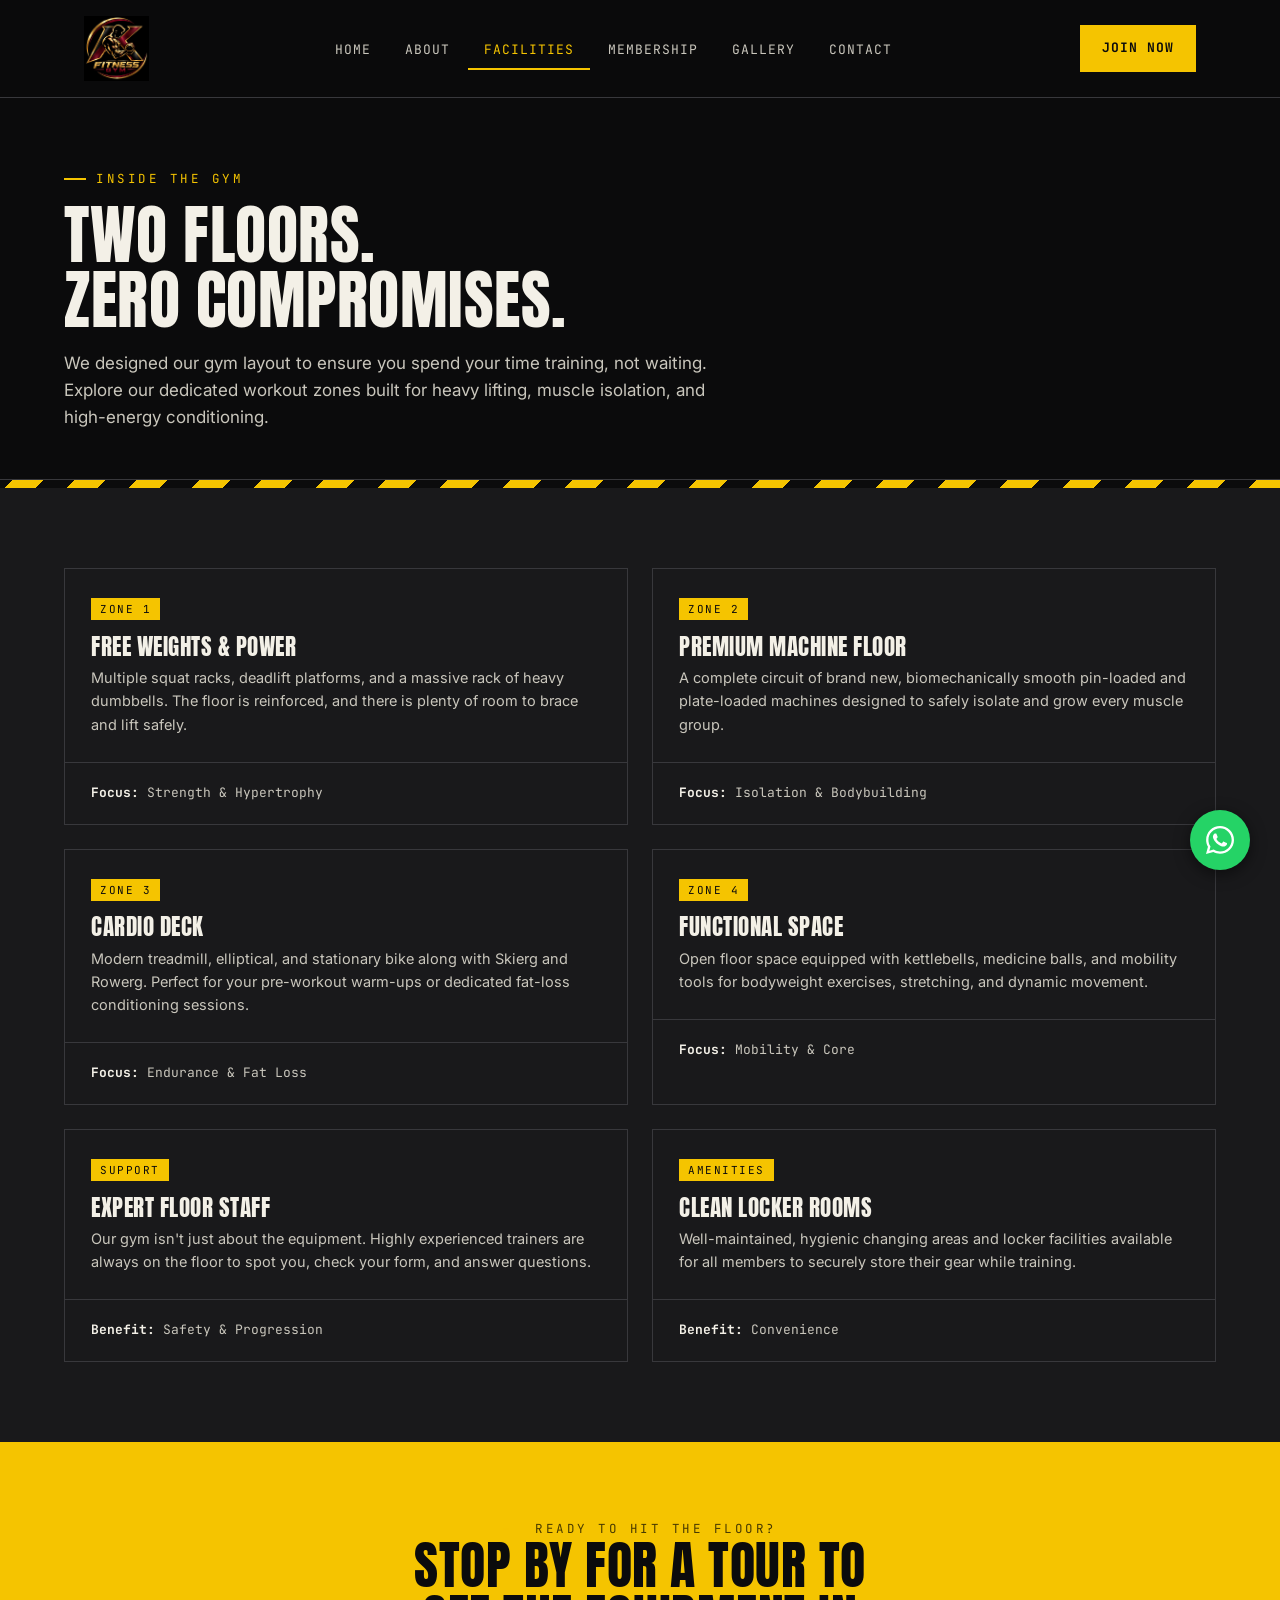
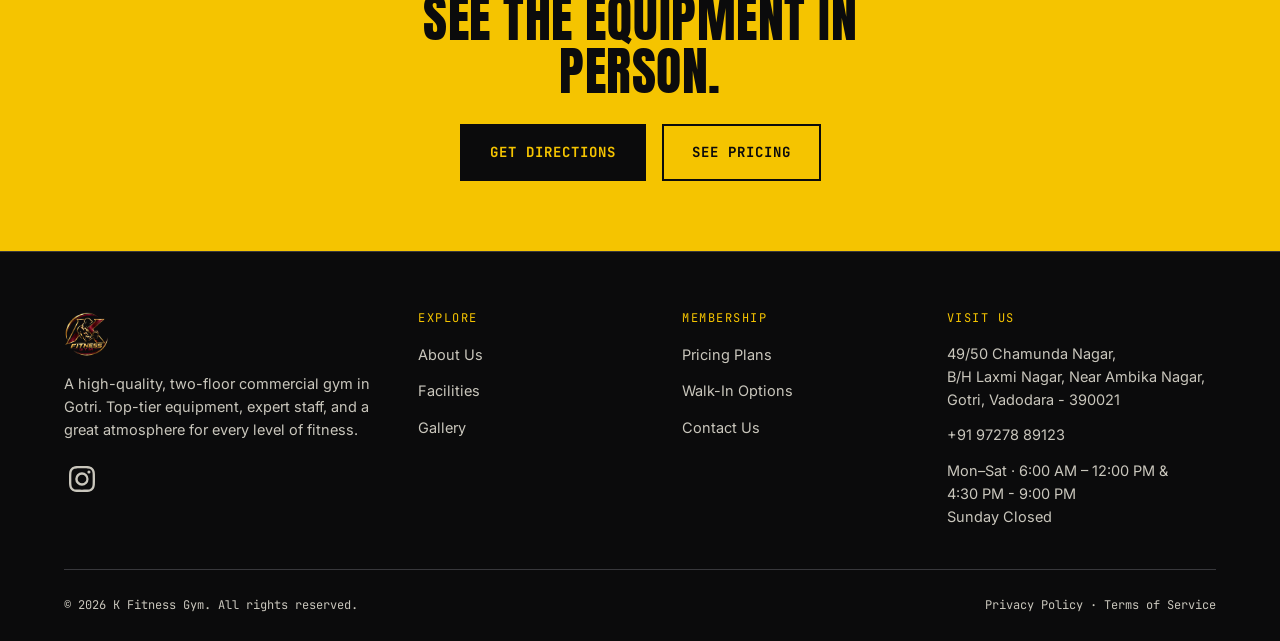
<file: frontend/programs.html>
<!DOCTYPE html>
<html lang="en">
<head>
<meta charset="UTF-8">
<meta name="viewport" content="width=device-width, initial-scale=1.0, viewport-fit=cover">
<meta name="theme-color" content="#0B0B0C">

<!-- TOP TIER SEO METADATA -->
<title>Facilities & Equipment | K Fitness Gym - Gotri</title>
<meta name="description" content="Explore the two-floor training facility at K Fitness Gym in Gotri. Featuring heavy free weights, a premium machine zone, and a dedicated cardio deck.">
<meta name="keywords" content="gym facilities gotri, k fitness gym equipment, free weights gym baroda, best cardio gym vadodara">
<link rel="canonical" href="https://yourwebsite.com/facilities.html"> <!-- Update with your real domain -->

<!-- OPEN GRAPH FOR SOCIAL SHARING -->
<meta property="og:site_name" content="K Fitness Gym">
<meta property="og:title" content="Facilities & Equipment | K Fitness Gym">
<meta property="og:description" content="Take a look inside our massive two-floor commercial gym. We have everything you need to hit your fitness goals.">
<meta property="og:type" content="website">

<link rel="icon" type="image/png" href="assets/favicon.png">
<link rel="stylesheet" href="css/style.css">
<!-- Load fonts asynchronously so they don't block the page render -->
<link rel="preload" as="style" href="https://fonts.googleapis.com/css2?family=Anton&family=Inter:wght@400;500;600;700;800&family=JetBrains+Mono:wght@500;700&display=swap">
<link rel="stylesheet" href="https://fonts.googleapis.com/css2?family=Anton&family=Inter:wght@400;500;600;700;800&family=JetBrains+Mono:wght@500;700&display=swap" media="print" onload="this.media='all'">
<noscript>
  <link rel="stylesheet" href="https://fonts.googleapis.com/css2?family=Anton&family=Inter:wght@400;500;600;700;800&family=JetBrains+Mono:wght@500;700&display=swap">
</noscript>
  </head>
<body>

<header class="site-header">
  <nav class="nav">
     <a href="index.html" class="brand">
      <img src="assets/logo.jpg" alt="K Fitness Gym Logo - Gotri Vadodara" style="height: 65px; width: auto;">
    </a>
    <ul class="nav-links">
      <li><a href="index.html">Home</a></li>
      <li><a href="about.html">About</a></li>
      <li><a href="programs.html" class="active">Facilities</a></li>
      <li><a href="membership.html">Membership</a></li>
      <li><a href="gallery.html">Gallery</a></li>
      <li><a href="contact.html">Contact</a></li>
      <li><a href="membership.html" class="nav-cta nav-cta-mobile">Join Now</a></li>
    </ul>
    <a href="membership.html" class="nav-cta">Join Now</a>
    <button class="nav-toggle" aria-label="Toggle menu" aria-expanded="false">
      <span></span><span></span><span></span>
    </button>
  </nav>
</header>

<main>

  <section class="page-head">
    <span class="kicker">Inside the Gym</span>
    <h1>Two Floors.<br>Zero Compromises.</h1>
    <p>We designed our gym layout to ensure you spend your time training, not waiting. Explore our dedicated workout zones built for heavy lifting, muscle isolation, and high-energy conditioning.</p>
  </section>

  <div class="hazard thin"></div>

  <section class="on-charcoal">
    <div class="grid grid-2">

      <div class="prog-card reveal">
        <div class="prog-top">
          <div>
            <span class="prog-tag">Zone 1</span>
            <h3>Free Weights & Power</h3>
            <p>Multiple squat racks, deadlift platforms, and a massive rack of heavy dumbbells. The floor is reinforced, and there is plenty of room to brace and lift safely.</p>
          </div>
        </div>
        <div class="prog-meta">
          <span><b>Focus:</b> Strength & Hypertrophy</span>
        </div>
      </div>

      <div class="prog-card reveal">
        <div class="prog-top">
          <div>
            <span class="prog-tag">Zone 2</span>
            <h3>Premium Machine Floor</h3>
            <p>A complete circuit of brand new, biomechanically smooth pin-loaded and plate-loaded machines designed to safely isolate and grow every muscle group.</p>
          </div>
        </div>
        <div class="prog-meta">
          <span><b>Focus:</b> Isolation & Bodybuilding</span>
        </div>
      </div>

      <div class="prog-card reveal">
        <div class="prog-top">
          <div>
            <span class="prog-tag">Zone 3</span>
            <h3>Cardio Deck</h3>
            <p>Modern treadmill, elliptical, and stationary bike along with Skierg and Rowerg. Perfect for your pre-workout warm-ups or dedicated fat-loss conditioning sessions.</p>
          </div>
        </div>
        <div class="prog-meta">
          <span><b>Focus:</b> Endurance & Fat Loss</span>
        </div>
      </div>

      <div class="prog-card reveal">
        <div class="prog-top">
          <div>
            <span class="prog-tag">Zone 4</span>
            <h3>Functional Space</h3>
            <p>Open floor space equipped with kettlebells, medicine balls, and mobility tools for bodyweight exercises, stretching, and dynamic movement.</p>
          </div>
        </div>
        <div class="prog-meta">
          <span><b>Focus:</b> Mobility & Core</span>
        </div>
      </div>

      <div class="prog-card reveal">
        <div class="prog-top">
          <div>
            <span class="prog-tag">Support</span>
            <h3>Expert Floor Staff</h3>
            <p>Our gym isn't just about the equipment. Highly experienced trainers are always on the floor to spot you, check your form, and answer questions.</p>
          </div>
        </div>
        <div class="prog-meta">
          <span><b>Benefit:</b> Safety & Progression</span>
        </div>
      </div>

      <div class="prog-card reveal">
        <div class="prog-top">
          <div>
            <span class="prog-tag">Amenities</span>
            <h3>Clean Locker Rooms</h3>
            <p>Well-maintained, hygienic changing areas and locker facilities available for all members to securely store their gear while training.</p>
          </div>
        </div>
        <div class="prog-meta">
          <span><b>Benefit:</b> Convenience</span>
        </div>
      </div>

    </div>
  </section>

  <section class="cta-band">
    <span class="kicker" style="color:#000; opacity:.7;">Ready to hit the floor?</span>
    <h2>Stop by for a tour to see the equipment in person.</h2>
    <div class="hero-actions" style="justify-content:center;">
      <a href="contact.html" class="btn btn-solid">Get Directions</a>
      <a href="membership.html" class="btn btn-ghost">See Pricing</a>
    </div>
  </section>

</main>

<footer>
  <div class="foot-grid">
   <div>
      <a href="index.html" style="display: block; margin-bottom: 15px;">
        <img src="assets/favicon.png" alt="K Fitness Gym Logo - Gotri Vadodara" style="height: 45px; width: auto;">
      </a>
      <p class="foot-desc">A high-quality, two-floor commercial gym in Gotri. Top-tier equipment, expert staff, and a great atmosphere for every level of fitness.</p>
     <div class="social-row">
  <a href="https://www.instagram.com/k_fitness_gym_/" aria-label="Instagram">
    <svg xmlns="http://www.w3.org/2000/svg" width="18" height="18" fill="currentColor" class="bi bi-instagram" viewBox="0 0 16 16">
      <path d="M8 0C5.829 0 5.556.01 4.703.048 3.85.088 3.269.222 2.76.42a3.9 3.9 0 0 0-1.417.923A3.9 3.9 0 0 0 .42 2.76C.222 3.268.087 3.85.048 4.7.01 5.555 0 5.827 0 8.001c0 2.172.01 2.444.048 3.297.04.852.174 1.433.372 1.942.205.526.478.972.923 1.417.444.445.89.719 1.416.923.51.198 1.09.333 1.942.372C5.555 15.99 5.827 16 8 16s2.444-.01 3.298-.048c.851-.04 1.434-.174 1.943-.372a3.9 3.9 0 0 0 1.416-.923c.445-.445.718-.891.923-1.417.197-.509.332-1.09.372-1.942C15.99 10.445 16 10.173 16 8s-.01-2.445-.048-3.299c-.04-.851-.175-1.433-.372-1.941a3.9 3.9 0 0 0-.923-1.417A3.9 3.9 0 0 0 13.24.42c-.51-.198-1.092-.333-1.943-.372C10.443.01 10.172 0 7.998 0zm-.717 1.442h.718c2.136 0 2.389.007 3.232.046.78.035 1.204.166 1.486.275.373.145.64.319.92.599s.453.546.598.92c.11.281.24.705.275 1.485.039.843.047 1.096.047 3.231s-.008 2.389-.047 3.232c-.035.78-.166 1.203-.275 1.485a2.5 2.5 0 0 1-.599.919c-.28.28-.546.453-.92.598-.28.11-.704.24-1.485.276-.843.038-1.096.047-3.232.047s-2.39-.009-3.233-.047c-.78-.036-1.203-.166-1.485-.276a2.5 2.5 0 0 1-.92-.598 2.5 2.5 0 0 1-.6-.92c-.109-.281-.24-.705-.275-1.485-.038-.843-.046-1.096-.046-3.233s.008-2.388.046-3.231c.036-.78.166-1.204.276-1.486.145-.373.319-.64.599-.92s.546-.453.92-.598c.282-.11.705-.24 1.485-.276.738-.034 1.024-.044 2.515-.045zm4.988 1.328a.96.96 0 1 0 0 1.92.96.96 0 0 0 0-1.92m-4.27 1.122a4.109 4.109 0 1 0 0 8.217 4.109 4.109 0 0 0 0-8.217m0 1.441a2.667 2.667 0 1 1 0 5.334 2.667 2.667 0 0 1 0-5.334"/>
    </svg>
  </a>
</div>
    </div>
    <div>
      <h4>Explore</h4>
      <ul>
        <li><a href="about.html">About Us</a></li>
        <li><a href="programs.html">Facilities</a></li>
        <li><a href="gallery.html">Gallery</a></li>
      </ul>
    </div>
    <div>
      <h4>Membership</h4>
      <ul>
        <li><a href="membership.html">Pricing Plans</a></li>
        <li><a href="membership.html">Walk-In Options</a></li>
        <li><a href="contact.html">Contact Us</a></li>
      </ul>
    </div>
    <div>
      <h4>Visit Us</h4>
      <ul>
        <li> <p> 49/50 Chamunda Nagar, <br> B/H Laxmi Nagar, Near Ambika Nagar, <br> Gotri, Vadodara - 390021 </p></li>
        <li><a href="tel:+919727889123">+91 97278 89123</a></li>
        <li><p>Mon–Sat · 6:00 AM – 12:00 PM & <br><span>    4:30 PM - 9:00 PM</span><br>Sunday Closed</p></li>
      </ul>
    </div>
  </div>
  <div class="foot-bottom">
    <span>© <span data-year></span> K Fitness Gym. All rights reserved.</span>
    <div class="footer-legal">
        <a href="privacy.html" class="footer-copy">Privacy Policy</a> ·
        <a href="terms.html"   class="footer-copy">Terms of Service</a>
      </div>
  </div>
</footer>
  
<!------- Floating Action Button ------->
  
  <div class="floating-actions">
  <a href="https://wa.me/919727889123?text=Hi%2C%20I%27m%20interested%20in%20joining%20K%20Fitness%20Gym" 
     class="whatsapp-float" 
     target="_blank" 
     rel="noopener noreferrer"
     aria-label="Chat with us on WhatsApp">
    <svg xmlns="http://www.w3.org/2000/svg" viewBox="0 0 448 512" class="whatsapp-icon" width="30" height="30">
      <path fill="#ffffff" d="M380.9 97.1C339 55.1 283.2 32 223.9 32c-122.4 0-222 99.6-222 222 0 39.1 10.2 77.3 29.6 111L0 480l117.7-30.9c32.4 17.7 68.9 27 106.1 27h.1c122.3 0 224.1-99.6 224.1-222 0-59.3-25.2-115-67.1-157zm-157 341.6c-33.2 0-65.7-8.9-94-25.7l-6.7-4-69.8 18.3L72 359.2l-4.4-7c-18.5-29.4-28.2-63.3-28.2-98.2 0-101.7 82.8-184.5 184.6-184.5 49.3 0 95.6 19.2 130.4 54.1 34.8 34.9 56.2 81.2 56.1 130.5 0 101.8-84.9 184.6-186.6 184.6zm101.2-138.2c-5.5-2.8-32.8-16.2-37.9-18-5.1-1.9-8.8-2.8-12.5 2.8-3.7 5.6-14.3 18-17.6 21.8-3.2 3.7-6.5 4.2-12 1.4-32.6-16.3-54-29.1-75.5-66-5.7-9.8 5.7-9.1 16.3-30.3 1.8-3.7.9-6.9-.5-9.7-1.4-2.8-12.5-30.1-17.1-41.2-4.5-10.8-9.1-9.3-12.5-9.5-3.2-.2-6.9-.2-10.6-.2-3.7 0-9.7 1.4-14.8 6.9-5.1 5.6-19.4 19-19.4 46.3 0 27.3 19.9 53.7 22.6 57.4 2.8 3.7 39.1 59.7 94.8 83.8 35.2 15.2 49 16.5 66.6 13.9 10.7-1.6 32.8-13.4 37.4-26.4 4.6-13 4.6-24.1 3.2-26.4-1.3-2.5-5-3.9-10.5-6.6z"/>
    </svg>
  </a>
</div>

<script src="js/main.js"></script>
</body>
</html>
</file>
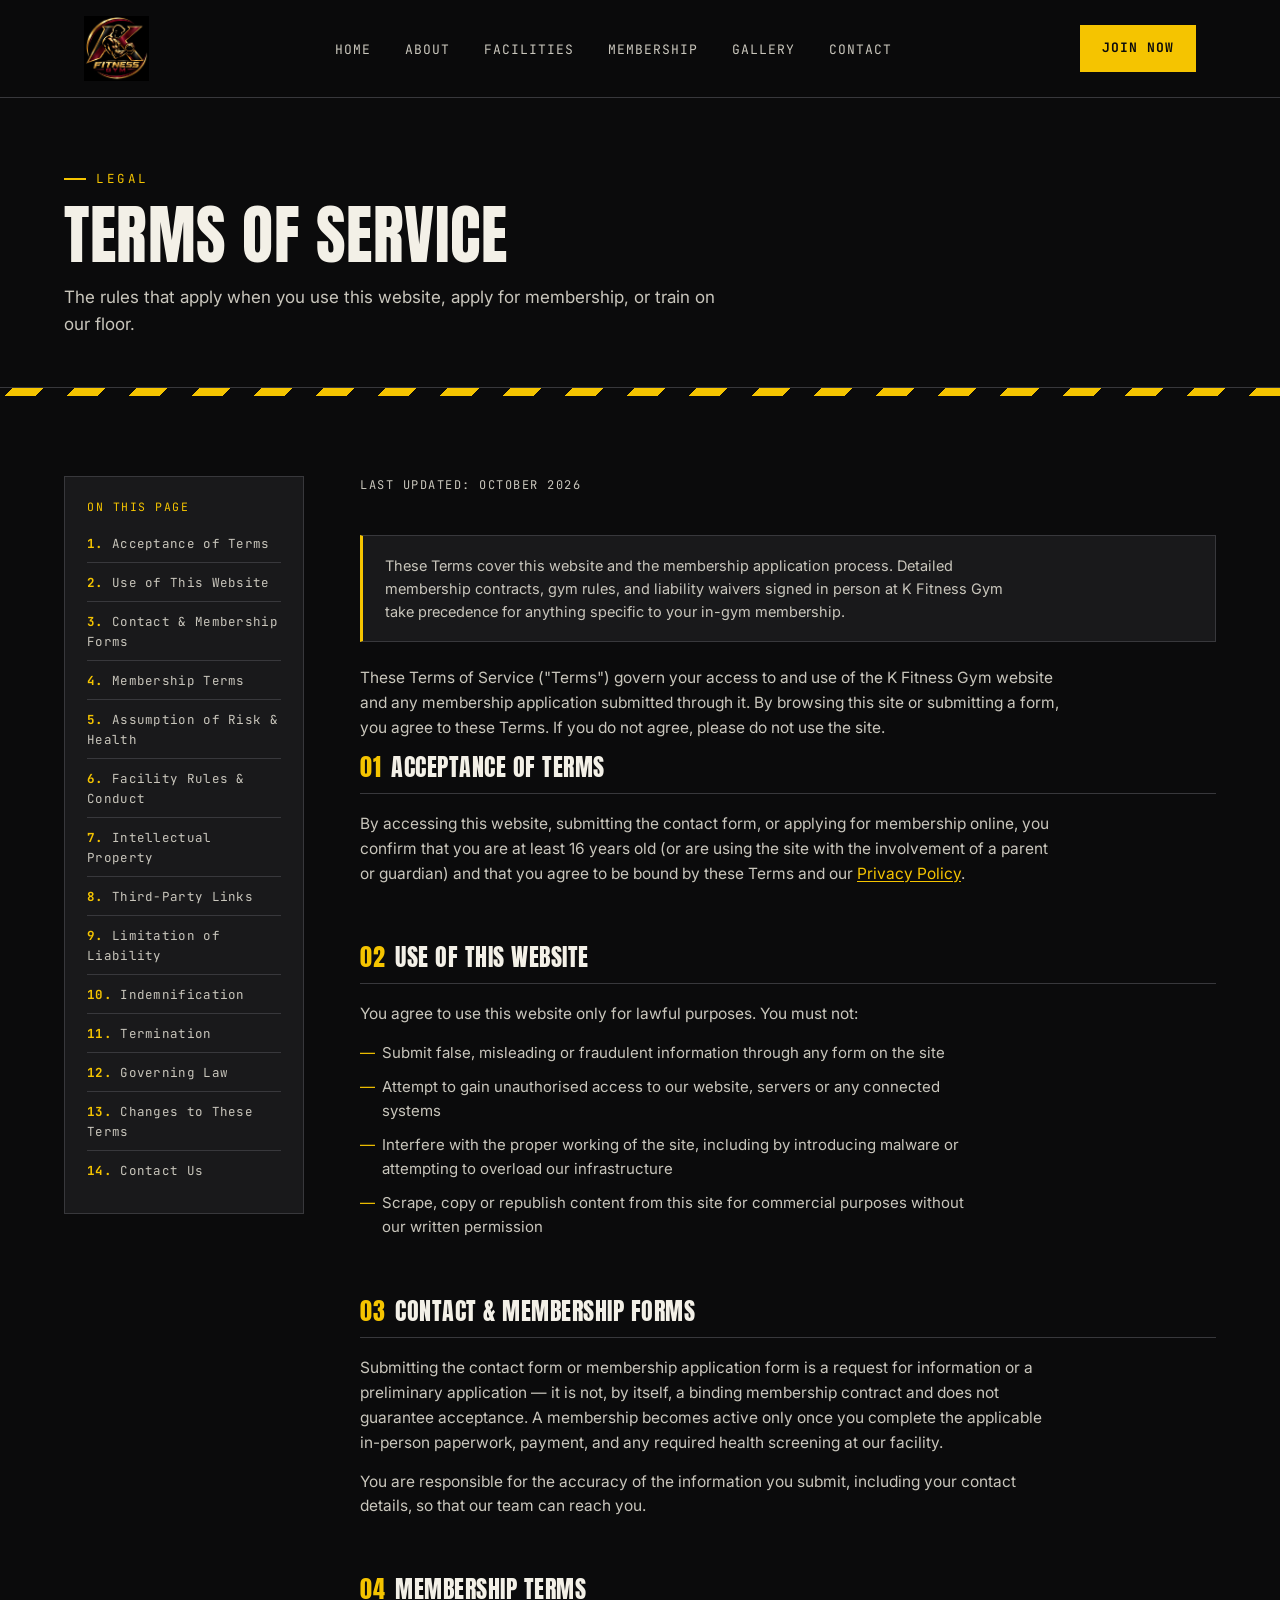
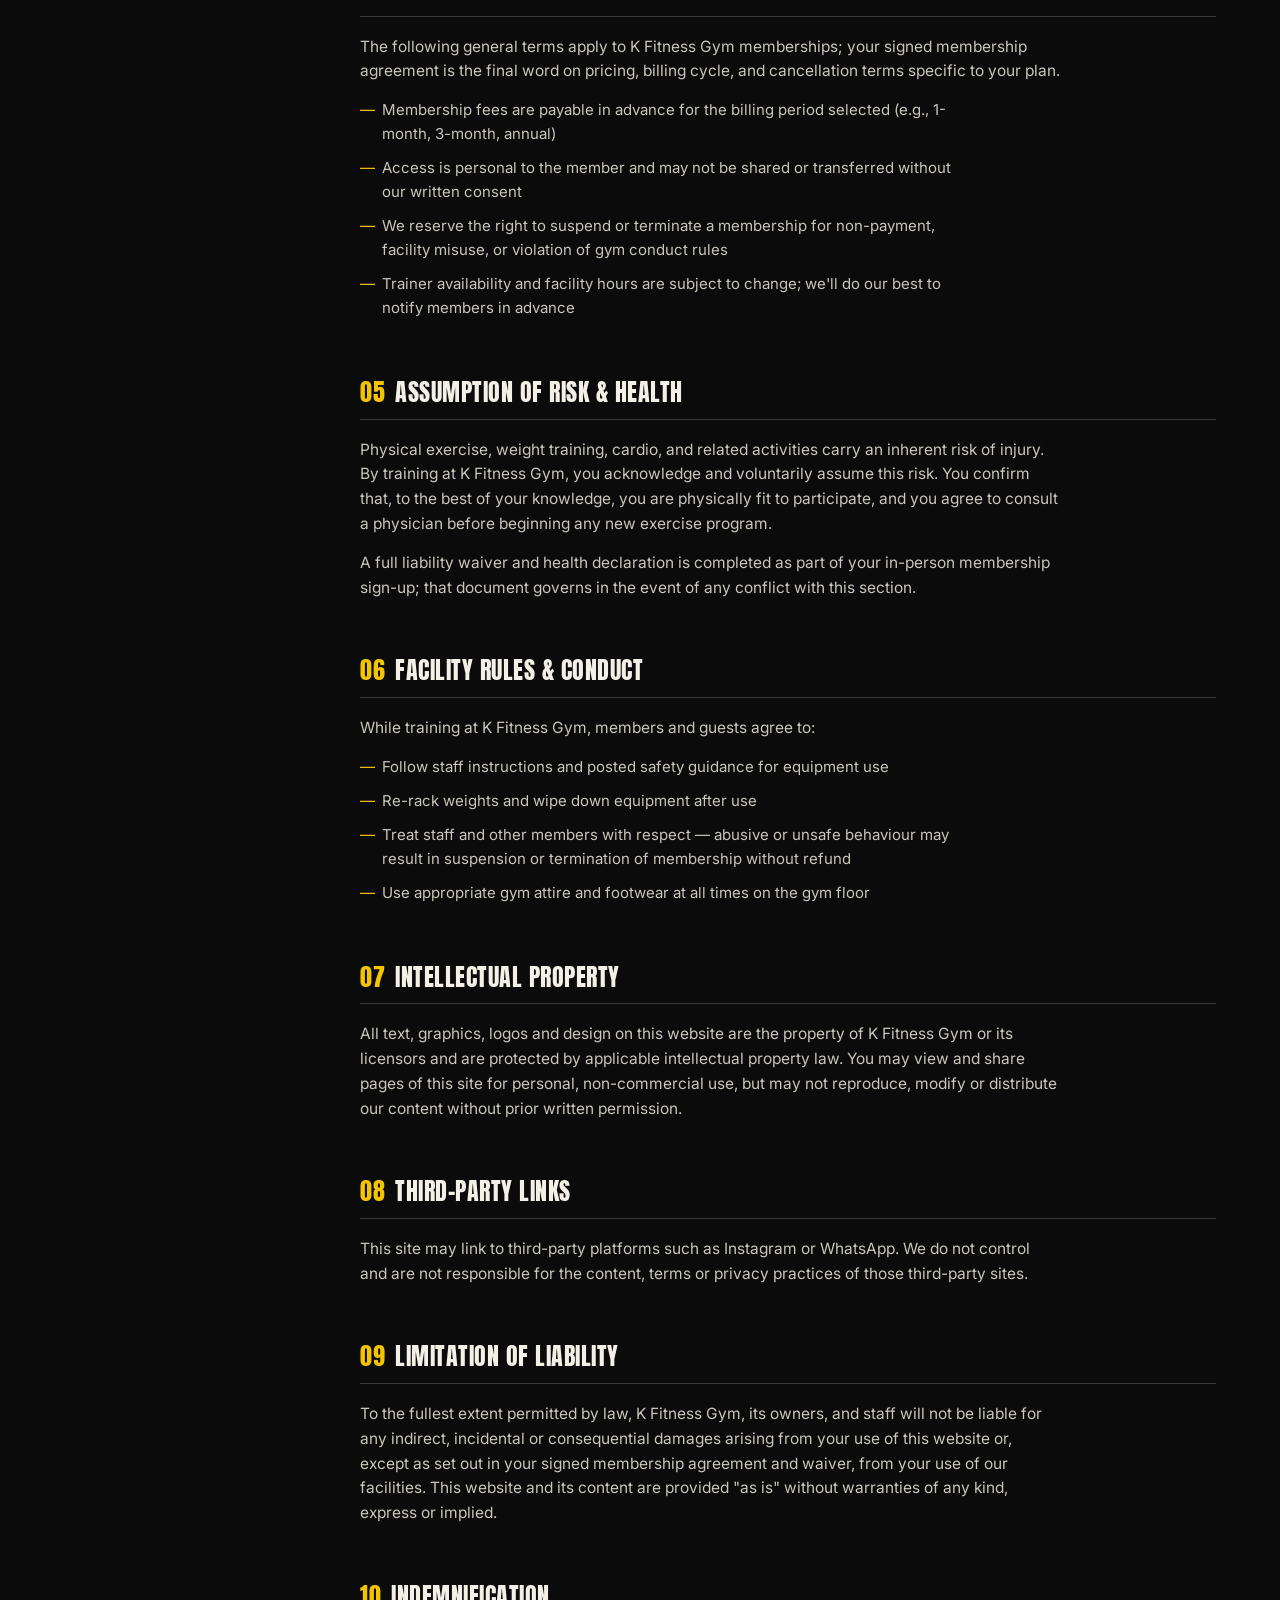
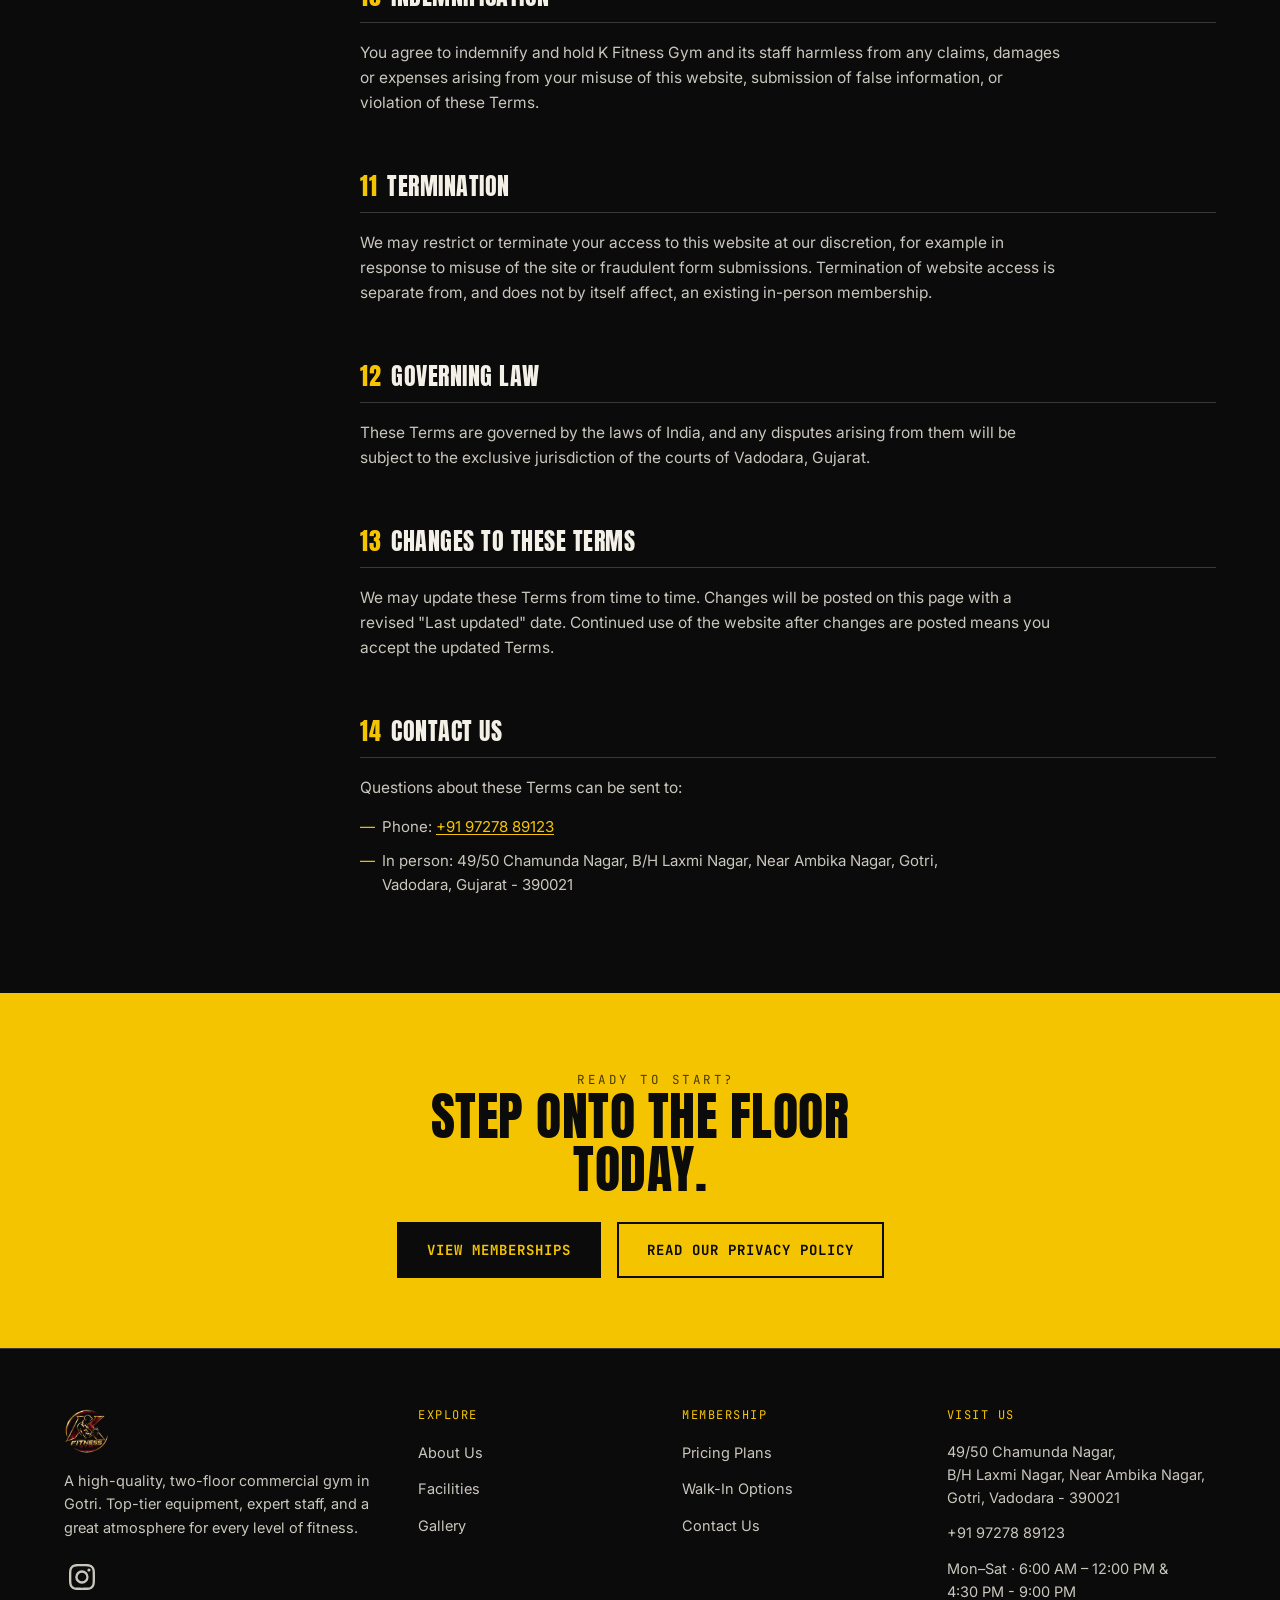
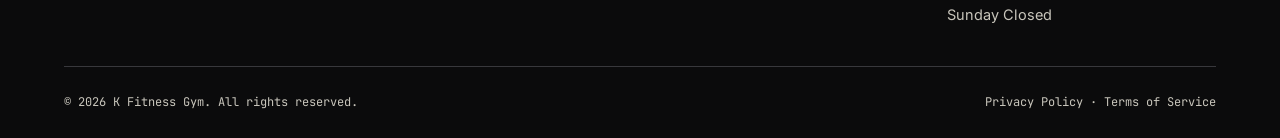
<file: frontend/terms.html>
<!DOCTYPE html>
<html lang="en">
<head>
<meta charset="UTF-8">
<meta name="viewport" content="width=device-width, initial-scale=1.0">

<!-- TOP TIER SEO METADATA -->
<title>Terms of Service | K Fitness Gym - Gotri, Vadodara</title>
<meta name="description" content="The Terms of Service that govern your use of the K Fitness Gym website, membership applications, and two-floor gym facilities in Vadodara.">
<meta name="keywords" content="k fitness gym terms, gym rules gotri, website terms of service vadodara gym">
<link rel="canonical" href="https://yourwebsite.com/terms.html"> <!-- Update with your real domain -->

<!-- OPEN GRAPH FOR SOCIAL SHARING -->
<meta property="og:site_name" content="K Fitness Gym">
<meta property="og:title" content="Terms of Service | K Fitness Gym">
<meta property="og:description" content="The rules that apply when you use this website or train on our floor.">
<meta property="og:type" content="website">

<link rel="preconnect" href="https://fonts.googleapis.com">
<link rel="icon" type="image/png" href="assets/favicon.png">
<link rel="stylesheet" href="css/style.css">
<link rel="stylesheet" href="css/legal.css">
<!-- Load fonts asynchronously so they don't block the page render -->
<link rel="preload" as="style" href="https://fonts.googleapis.com/css2?family=Anton&family=Inter:wght@400;500;600;700;800&family=JetBrains+Mono:wght@500;700&display=swap">
<link rel="stylesheet" href="https://fonts.googleapis.com/css2?family=Anton&family=Inter:wght@400;500;600;700;800&family=JetBrains+Mono:wght@500;700&display=swap" media="print" onload="this.media='all'">
<noscript>
  <link rel="stylesheet" href="https://fonts.googleapis.com/css2?family=Anton&family=Inter:wght@400;500;600;700;800&family=JetBrains+Mono:wght@500;700&display=swap">
</noscript>
</head>
<body>

<header class="site-header">
  <nav class="nav">
    <a href="index.html" class="brand">
      <img src="assets/logo.jpg" alt="K Fitness Gym Logo - Gotri Vadodara" style="height: 65px; width: auto;">
    </a>
    <ul class="nav-links">
      <li><a href="index.html">Home</a></li>
      <li><a href="about.html">About</a></li>
      <li><a href="programs.html">Facilities</a></li>
      <li><a href="membership.html">Membership</a></li>
      <li><a href="gallery.html">Gallery</a></li>
      <li><a href="contact.html">Contact</a></li>
      <li><a href="membership.html" class="nav-cta nav-cta-mobile">Join Now</a></li>
    </ul>
    <a href="membership.html" class="nav-cta">Join Now</a>
    <button class="nav-toggle" aria-label="Toggle menu" aria-expanded="false">
      <span></span><span></span><span></span>
    </button>
  </nav>
</header>

<main>

  <section class="page-head">
    <span class="kicker">Legal</span>
    <h1>Terms of Service</h1>
    <p>The rules that apply when you use this website, apply for membership, or train on our floor.</p>
  </section>

  <div class="hazard thin"></div>

  <section class="on-black">
    <div class="legal-wrap">

      <aside class="legal-toc">
        <h4>On this page</h4>
        <ol>
          <li><a href="#acceptance">Acceptance of Terms</a></li>
          <li><a href="#website-use">Use of This Website</a></li>
          <li><a href="#forms">Contact &amp; Membership Forms</a></li>
          <li><a href="#membership-terms">Membership Terms</a></li>
          <li><a href="#assumption-of-risk">Assumption of Risk &amp; Health</a></li>
          <li><a href="#conduct">Facility Rules &amp; Conduct</a></li>
          <li><a href="#ip">Intellectual Property</a></li>
          <li><a href="#third-party-terms">Third-Party Links</a></li>
          <li><a href="#liability">Limitation of Liability</a></li>
          <li><a href="#indemnity">Indemnification</a></li>
          <li><a href="#termination">Termination</a></li>
          <li><a href="#governing-law">Governing Law</a></li>
          <li><a href="#terms-changes">Changes to These Terms</a></li>
          <li><a href="#terms-contact">Contact Us</a></li>
        </ol>
      </aside>

      <article class="legal">
        <span class="updated">Last updated: October 2026</span>

        <div class="legal-note">
          <p>These Terms cover this website and the membership application process. Detailed membership contracts, gym rules, and liability waivers signed in person at K Fitness Gym take precedence for anything specific to your in-gym membership.</p>
        </div>

        <p>These Terms of Service ("Terms") govern your access to and use of the K Fitness Gym website and any membership application submitted through it. By browsing this site or submitting a form, you agree to these Terms. If you do not agree, please do not use the site.</p>

        <section id="acceptance">
          <h2><span class="num">01</span>Acceptance of Terms</h2>
          <p>By accessing this website, submitting the contact form, or applying for membership online, you confirm that you are at least 16 years old (or are using the site with the involvement of a parent or guardian) and that you agree to be bound by these Terms and our <a href="privacy.html">Privacy Policy</a>.</p>
        </section>

        <section id="website-use">
          <h2><span class="num">02</span>Use of This Website</h2>
          <p>You agree to use this website only for lawful purposes. You must not:</p>
          <ul>
            <li>Submit false, misleading or fraudulent information through any form on the site</li>
            <li>Attempt to gain unauthorised access to our website, servers or any connected systems</li>
            <li>Interfere with the proper working of the site, including by introducing malware or attempting to overload our infrastructure</li>
            <li>Scrape, copy or republish content from this site for commercial purposes without our written permission</li>
          </ul>
        </section>

        <section id="forms">
          <h2><span class="num">03</span>Contact &amp; Membership Forms</h2>
          <p>Submitting the contact form or membership application form is a request for information or a preliminary application — it is not, by itself, a binding membership contract and does not guarantee acceptance. A membership becomes active only once you complete the applicable in-person paperwork, payment, and any required health screening at our facility.</p>
          <p>You are responsible for the accuracy of the information you submit, including your contact details, so that our team can reach you.</p>
        </section>

        <section id="membership-terms">
          <h2><span class="num">04</span>Membership Terms</h2>
          <p>The following general terms apply to K Fitness Gym memberships; your signed membership agreement is the final word on pricing, billing cycle, and cancellation terms specific to your plan.</p>
          <ul>
            <li>Membership fees are payable in advance for the billing period selected (e.g., 1-month, 3-month, annual)</li>
            <li>Access is personal to the member and may not be shared or transferred without our written consent</li>
            <li>We reserve the right to suspend or terminate a membership for non-payment, facility misuse, or violation of gym conduct rules</li>
            <li>Trainer availability and facility hours are subject to change; we'll do our best to notify members in advance</li>
          </ul>
        </section>

        <section id="assumption-of-risk">
          <h2><span class="num">05</span>Assumption of Risk &amp; Health</h2>
          <p>Physical exercise, weight training, cardio, and related activities carry an inherent risk of injury. By training at K Fitness Gym, you acknowledge and voluntarily assume this risk. You confirm that, to the best of your knowledge, you are physically fit to participate, and you agree to consult a physician before beginning any new exercise program.</p>
          <p>A full liability waiver and health declaration is completed as part of your in-person membership sign-up; that document governs in the event of any conflict with this section.</p>
        </section>

        <section id="conduct">
          <h2><span class="num">06</span>Facility Rules &amp; Conduct</h2>
          <p>While training at K Fitness Gym, members and guests agree to:</p>
          <ul>
            <li>Follow staff instructions and posted safety guidance for equipment use</li>
            <li>Re-rack weights and wipe down equipment after use</li>
            <li>Treat staff and other members with respect — abusive or unsafe behaviour may result in suspension or termination of membership without refund</li>
            <li>Use appropriate gym attire and footwear at all times on the gym floor</li>
          </ul>
        </section>

        <section id="ip">
          <h2><span class="num">07</span>Intellectual Property</h2>
          <p>All text, graphics, logos and design on this website are the property of K Fitness Gym or its licensors and are protected by applicable intellectual property law. You may view and share pages of this site for personal, non-commercial use, but may not reproduce, modify or distribute our content without prior written permission.</p>
        </section>

        <section id="third-party-terms">
          <h2><span class="num">08</span>Third-Party Links</h2>
          <p>This site may link to third-party platforms such as Instagram or WhatsApp. We do not control and are not responsible for the content, terms or privacy practices of those third-party sites.</p>
        </section>

        <section id="liability">
          <h2><span class="num">09</span>Limitation of Liability</h2>
          <p>To the fullest extent permitted by law, K Fitness Gym, its owners, and staff will not be liable for any indirect, incidental or consequential damages arising from your use of this website or, except as set out in your signed membership agreement and waiver, from your use of our facilities. This website and its content are provided "as is" without warranties of any kind, express or implied.</p>
        </section>

        <section id="indemnity">
          <h2><span class="num">10</span>Indemnification</h2>
          <p>You agree to indemnify and hold K Fitness Gym and its staff harmless from any claims, damages or expenses arising from your misuse of this website, submission of false information, or violation of these Terms.</p>
        </section>

        <section id="termination">
          <h2><span class="num">11</span>Termination</h2>
          <p>We may restrict or terminate your access to this website at our discretion, for example in response to misuse of the site or fraudulent form submissions. Termination of website access is separate from, and does not by itself affect, an existing in-person membership.</p>
        </section>

        <section id="governing-law">
          <h2><span class="num">12</span>Governing Law</h2>
          <p>These Terms are governed by the laws of India, and any disputes arising from them will be subject to the exclusive jurisdiction of the courts of Vadodara, Gujarat.</p>
        </section>

        <section id="terms-changes">
          <h2><span class="num">13</span>Changes to These Terms</h2>
          <p>We may update these Terms from time to time. Changes will be posted on this page with a revised "Last updated" date. Continued use of the website after changes are posted means you accept the updated Terms.</p>
        </section>

        <section id="terms-contact">
          <h2><span class="num">14</span>Contact Us</h2>
          <p>Questions about these Terms can be sent to:</p>
          <ul>
            <li>Phone: <a href="tel:919727889123">+91 97278 89123</a></li>
            <li>In person: 49/50 Chamunda Nagar, B/H Laxmi Nagar, Near Ambika Nagar, Gotri, Vadodara, Gujarat - 390021</li>
          </ul>
        </section>

      </article>
    </div>
  </section>

  <section class="cta-band">
    <span class="kicker" style="color:#000; opacity:.7;">Ready to start?</span>
    <h2>Step onto the floor today.</h2>
    <div class="hero-actions" style="justify-content:center;">
      <a href="membership.html" class="btn btn-solid">View Memberships</a>
      <a href="privacy.html" class="btn btn-ghost">Read Our Privacy Policy</a>
    </div>
  </section>

</main>

<footer>
  <div class="foot-grid">
   <div>
      <a href="index.html" style="display: block; margin-bottom: 15px;">
        <img src="assets/favicon.png" alt="K Fitness Gym Logo - Gotri Vadodara" style="height: 45px; width: auto;">
      </a>
      <p class="foot-desc">A high-quality, two-floor commercial gym in Gotri. Top-tier equipment, expert staff, and a great atmosphere for every level of fitness.</p>
     <div class="social-row">
  <a href="https://www.instagram.com/k_fitness_gym_/" aria-label="Instagram">
    <svg xmlns="http://www.w3.org/2000/svg" width="18" height="18" fill="currentColor" class="bi bi-instagram" viewBox="0 0 16 16">
      <path d="M8 0C5.829 0 5.556.01 4.703.048 3.85.088 3.269.222 2.76.42a3.9 3.9 0 0 0-1.417.923A3.9 3.9 0 0 0 .42 2.76C.222 3.268.087 3.85.048 4.7.01 5.555 0 5.827 0 8.001c0 2.172.01 2.444.048 3.297.04.852.174 1.433.372 1.942.205.526.478.972.923 1.417.444.445.89.719 1.416.923.51.198 1.09.333 1.942.372C5.555 15.99 5.827 16 8 16s2.444-.01 3.298-.048c.851-.04 1.434-.174 1.943-.372a3.9 3.9 0 0 0 1.416-.923c.445-.445.718-.891.923-1.417.197-.509.332-1.09.372-1.942C15.99 10.445 16 10.173 16 8s-.01-2.445-.048-3.299c-.04-.851-.175-1.433-.372-1.941a3.9 3.9 0 0 0-.923-1.417A3.9 3.9 0 0 0 13.24.42c-.51-.198-1.092-.333-1.943-.372C10.443.01 10.172 0 7.998 0zm-.717 1.442h.718c2.136 0 2.389.007 3.232.046.78.035 1.204.166 1.486.275.373.145.64.319.92.599s.453.546.598.92c.11.281.24.705.275 1.485.039.843.047 1.096.047 3.231s-.008 2.389-.047 3.232c-.035.78-.166 1.203-.275 1.485a2.5 2.5 0 0 1-.599.919c-.28.28-.546.453-.92.598-.28.11-.704.24-1.485.276-.843.038-1.096.047-3.232.047s-2.39-.009-3.233-.047c-.78-.036-1.203-.166-1.485-.276a2.5 2.5 0 0 1-.92-.598 2.5 2.5 0 0 1-.6-.92c-.109-.281-.24-.705-.275-1.485-.038-.843-.046-1.096-.046-3.233s.008-2.388.046-3.231c.036-.78.166-1.204.276-1.486.145-.373.319-.64.599-.92s.546-.453.92-.598c.282-.11.705-.24 1.485-.276.738-.034 1.024-.044 2.515-.045zm4.988 1.328a.96.96 0 1 0 0 1.92.96.96 0 0 0 0-1.92m-4.27 1.122a4.109 4.109 0 1 0 0 8.217 4.109 4.109 0 0 0 0-8.217m0 1.441a2.667 2.667 0 1 1 0 5.334 2.667 2.667 0 0 1 0-5.334"/>
    </svg>
  </a>
</div>
    </div>
    <div>
      <h4>Explore</h4>
      <ul>
        <li><a href="about.html">About Us</a></li>
        <li><a href="programs.html">Facilities</a></li>
        <li><a href="gallery.html">Gallery</a></li>
      </ul>
    </div>
    <div>
      <h4>Membership</h4>
      <ul>
        <li><a href="membership.html">Pricing Plans</a></li>
        <li><a href="membership.html">Walk-In Options</a></li>
        <li><a href="contact.html">Contact Us</a></li>
      </ul>
    </div>
    <div>
      <h4>Visit Us</h4>
      <ul>
        <li> <p> 49/50 Chamunda Nagar, <br> B/H Laxmi Nagar, Near Ambika Nagar, <br> Gotri, Vadodara - 390021 </p></li>
        <li><a href="tel:+919727889123">+91 97278 89123</a></li>
        <li><p>Mon–Sat · 6:00 AM – 12:00 PM & <br><span>    4:30 PM - 9:00 PM</span><br>Sunday Closed</p></li>
      </ul>
    </div>
  </div>
  <div class="foot-bottom">
    <span>© <span data-year></span> K Fitness Gym. All rights reserved.</span>
    <div class="footer-legal">
        <a href="privacy.html" class="footer-copy">Privacy Policy</a> ·
        <a href="terms.html"   class="footer-copy">Terms of Service</a>
      </div>
  </div>
</footer>

<script src="js/main.js"></script>
</body>
</html>
</file>
<file: css/style.css>
/* =========================================================
   FLEXIFIT — core stylesheet
   Palette:  Iron Black #0B0B0C · Charcoal #19191B · Steel #2E2E31
             Hazard Yellow #F5C400 · Deep Amber #C99700 · Chalk #F3F0E7
   Type:     Anton (display) / Inter (body) / JetBrains Mono (data)
   ========================================================= */

@import url('https://fonts.googleapis.com/css2?family=Anton&family=Inter:wght@400;500;600;700;800&family=JetBrains+Mono:wght@500;700&display=swap');

:root{
  --black:#0B0B0C;
  --charcoal:#19191B;
  --steel:#2A2A2D;
  --steel-line:#38383c;
  --yellow:#F5C400;
  --amber:#C99700;
  --chalk:#F3F0E7;
  --chalk-dim:#c9c6bc;
  --red:#E1442C;

  --font-display: 'Anton', 'Arial Narrow', sans-serif;
  --font-body: 'Inter', -apple-system, BlinkMacSystemFont, 'Segoe UI', sans-serif;
  --font-mono: 'JetBrains Mono', 'Courier New', monospace;

  --max: 1240px;
  --pad: clamp(20px, 5vw, 64px);
}

*, *::before, *::after{ box-sizing:border-box; }
html{ scroll-behavior:smooth; }
body{
  margin:0;
  background:var(--black);
  color:var(--chalk);
  font-family:var(--font-body);
  font-size:16px;
  line-height:1.6;
  -webkit-font-smoothing:antialiased;
}
img{ max-width:100%; display:block; }
a{ color:inherit; text-decoration:none; }
ul{ list-style:none; margin:0; padding:0; }
h1,h2,h3,h4{ margin:0; font-family:var(--font-display); font-weight:400; letter-spacing:0.5px; text-transform:uppercase; line-height:1.02; }
p{ margin:0; }
button{ font-family:inherit; cursor:pointer; }

.wrap{ max-width:var(--max); margin:0 auto; padding:0 var(--pad); }

::selection{ background:var(--yellow); color:var(--black); }

:focus-visible{
  outline:3px solid var(--yellow);
  outline-offset:3px;
}

@media (prefers-reduced-motion: reduce){
  *{ animation-duration:0.01ms !important; animation-iteration-count:1 !important; transition-duration:0.01ms !important; scroll-behavior:auto !important; }
}

/* ---------- hazard stripe divider — signature motif ---------- */
.hazard{
  height:14px;
  background-image:repeating-linear-gradient(
    -45deg,
    var(--yellow) 0px, var(--yellow) 22px,
    var(--black) 22px, var(--black) 44px
  );
}
.hazard.thin{ height:8px; }

/* ---------- eyebrow / kicker ---------- */
.kicker{
  display:inline-flex;
  align-items:center;
  gap:10px;
  font-family:var(--font-mono);
  font-size:12.5px;
  letter-spacing:2.5px;
  text-transform:uppercase;
  color:var(--yellow);
}
.kicker::before{
  content:'';
  width:22px; height:2px;
  background:var(--yellow);
}

/* ---------- header / nav ---------- */
.site-header{
  position:sticky; top:0; z-index:100;
  background:rgba(11,11,12,0.92);
  backdrop-filter:blur(8px);
  border-bottom:1px solid var(--steel-line);
}
.nav{
  display:flex;
  align-items:center;
  justify-content:space-between;
  padding:16px var(--pad);
  max-width:var(--max);
  margin:0 auto;
}
.brand{
  display:flex;
  align-items:baseline;
  gap:2px;
  font-family:var(--font-display);
  font-size:26px;
  letter-spacing:0.5px;
  color:var(--chalk);
}
.brand span{ color:var(--yellow); }
.brand small{
  font-family:var(--font-mono);
  font-size:10px;
  color:var(--chalk-dim);
  letter-spacing:2px;
  margin-left:8px;
  text-transform:uppercase;
  font-weight:700;
}
.nav-links{
  display:flex;
  gap:2px;
  align-items:center;
}
.nav-links a{
  font-family:var(--font-mono);
  font-size:13px;
  letter-spacing:1px;
  text-transform:uppercase;
  padding:10px 16px;
  color:var(--chalk-dim);
  border-bottom:2px solid transparent;
  transition:color .15s ease, border-color .15s ease;
}
.nav-links a:hover{ color:var(--chalk); }
.nav-links a.active{ color:var(--yellow); border-color:var(--yellow); }

.nav-cta{
  font-family:var(--font-mono);
  font-size:13px;
  letter-spacing:1px;
  text-transform:uppercase;
  background:var(--yellow);
  color:var(--black);
  padding:11px 20px;
  font-weight:700;
  border:2px solid var(--yellow);
  transition:background .15s ease, color .15s ease;
}
.nav-cta:hover{ background:transparent; color:var(--yellow); }

.nav-toggle{
  display:none;
  flex-direction:column;
  gap:5px;
  background:none;
  border:0;
  padding:8px;
}
.nav-toggle span{ width:24px; height:2px; background:var(--chalk); display:block; }

/* ---------- buttons ---------- */
.btn{
  display:inline-flex;
  align-items:center;
  gap:10px;
  font-family:var(--font-mono);
  font-size:14px;
  font-weight:700;
  letter-spacing:1px;
  text-transform:uppercase;
  padding:15px 28px;
  border:2px solid var(--yellow);
  transition:transform .15s ease, background .15s ease, color .15s ease;
}
.btn-solid{ background:var(--yellow); color:var(--black); }
.btn-solid:hover{ background:var(--amber); border-color:var(--amber); transform:translateY(-2px); }
.btn-ghost{ background:transparent; color:var(--chalk); }
.btn-ghost:hover{ border-color:var(--chalk); transform:translateY(-2px); }
.btn-block{ width:100%; justify-content:center; }
.btn[disabled]{ opacity:.55; cursor:not-allowed; transform:none !important; }

/* ---------- hero (shared shell, per-page content differs) ---------- */
.hero{
  position:relative;
  padding:96px var(--pad) 80px;
  border-bottom:1px solid var(--steel-line);
  overflow:hidden;
}
.hero::before{
  content:'';
  position:absolute; inset:0;
  background:
    radial-gradient(ellipse 60% 50% at 85% 0%, rgba(245,196,0,0.10), transparent 60%);
  pointer-events:none;
}
.hero-inner{
  max-width:var(--max);
  margin:0 auto;
  position:relative;
  z-index:1;
}
.hero h1{
  font-size:clamp(44px, 8vw, 96px);
  margin:18px 0 22px;
  max-width:16ch;
}
.hero h1 em{
  font-style:normal;
  color:var(--yellow);
}
.hero p.lede{
  font-size:clamp(16px,2vw,19px);
  color:var(--chalk-dim);
  max-width:56ch;
  margin-bottom:34px;
}
.hero-actions{ display:flex; gap:16px; flex-wrap:wrap; }

/* ---------- page header (inner pages, smaller than home hero) ---------- */
.page-head{
  padding:64px var(--pad) 48px;
  border-bottom:1px solid var(--steel-line);
  position:relative;
}
.page-head h1{ font-size:clamp(38px,6vw,64px); margin-top:14px; }
.page-head p{ color:var(--chalk-dim); max-width:60ch; margin-top:16px; font-size:17px; }

/* ---------- section shell ---------- */
section{ padding:80px var(--pad); }
.section-head{
  display:flex;
  justify-content:space-between;
  align-items:flex-end;
  gap:24px;
  flex-wrap:wrap;
  margin-bottom:48px;
  max-width:var(--max);
  margin-left:auto; margin-right:auto;
}
.section-head h2{ font-size:clamp(30px,5vw,46px); margin-top:12px; }
.section-head .desc{ color:var(--chalk-dim); max-width:44ch; }

.on-charcoal{ background:var(--charcoal); }
.on-black{ background:var(--black); }

/* ---------- stat strip ---------- */
.stat-strip{
  display:grid;
  grid-template-columns:repeat(auto-fit, minmax(160px,1fr));
  border-top:1px solid var(--steel-line);
  border-bottom:1px solid var(--steel-line);
}
.stat{
  padding:32px var(--pad);
  border-left:1px solid var(--steel-line);
  text-align:left;
}
.stat:first-child{ border-left:0; }
.stat .num{
  font-family:var(--font-mono);
  font-size:clamp(30px,4vw,44px);
  font-weight:700;
  color:var(--yellow);
  display:block;
}
.stat .lbl{
  font-family:var(--font-mono);
  font-size:12px;
  letter-spacing:1.5px;
  text-transform:uppercase;
  color:var(--chalk-dim);
}

/* ---------- grid ---------- */
.grid{ display:grid; gap:24px; max-width:var(--max); margin:0 auto; }
.grid-3{ grid-template-columns:repeat(3, 1fr); }
.grid-4{ grid-template-columns:repeat(4, 1fr); }
.grid-2{ grid-template-columns:repeat(2, 1fr); }
@media (max-width:980px){
  .grid-3, .grid-4{ grid-template-columns:repeat(2,1fr); }
}
@media (max-width:640px){
  .grid-2, .grid-3, .grid-4{ grid-template-columns:1fr; }
}

/* ---------- card ---------- */
.card{
  background:var(--charcoal);
  border:1px solid var(--steel-line);
  padding:32px 26px;
  transition:border-color .15s ease, transform .15s ease;
}
.card:hover{ border-color:var(--yellow); transform:translateY(-4px); }
.card .icon{
  width:46px; height:46px;
  display:flex; align-items:center; justify-content:center;
  background:var(--yellow); color:var(--black);
  margin-bottom:22px;
}
.card h3{ font-size:20px; margin-bottom:10px; letter-spacing:0.3px; }
.card p{ color:var(--chalk-dim); font-size:15px; }

/* ---------- program card ---------- */
.prog-card{
  background:var(--charcoal);
  border:1px solid var(--steel-line);
  display:flex;
  flex-direction:column;
}
.prog-card .prog-top{
  padding:26px;
  border-bottom:1px solid var(--steel-line);
  display:flex; justify-content:space-between; align-items:flex-start; gap:12px;
}
.prog-card .prog-tag{
  font-family:var(--font-mono);
  font-size:11px; letter-spacing:1.5px; text-transform:uppercase;
  color:var(--black); background:var(--yellow);
  padding:4px 9px;
}
.prog-card h3{ font-size:23px; margin:14px 0 8px; }
.prog-card p{ color:var(--chalk-dim); font-size:14.5px; }
.prog-card .prog-meta{
  padding:20px 26px;
  display:flex; flex-direction:column; gap:10px;
  font-family:var(--font-mono);
  font-size:13px;
  color:var(--chalk-dim);
}
.prog-card .prog-meta b{ color:var(--chalk); }

/* ---------- trainer card ---------- */
.trainer-card{
  background:var(--charcoal);
  border:1px solid var(--steel-line);
  overflow:hidden;
}
.trainer-photo{
  aspect-ratio:4/5;
  overflow:hidden;
  filter:grayscale(45%) contrast(1.05);
  border-bottom:3px solid var(--yellow);
}
.trainer-photo img{ width:100%; height:100%; object-fit:cover; transition:transform .3s ease, filter .3s ease; }
.trainer-card:hover .trainer-photo img{ transform:scale(1.05); filter:grayscale(0%); }
.trainer-body{ padding:22px 24px 26px; }
.trainer-body h3{ font-size:21px; }
.trainer-role{ font-family:var(--font-mono); font-size:12px; letter-spacing:1px; color:var(--yellow); text-transform:uppercase; margin-top:6px; display:block; }
.trainer-body p{ color:var(--chalk-dim); font-size:14px; margin-top:12px; }
.trainer-tags{ display:flex; flex-wrap:wrap; gap:8px; margin-top:14px; }
.trainer-tags span{
  font-family:var(--font-mono); font-size:11px; letter-spacing:0.5px;
  border:1px solid var(--steel-line); padding:4px 9px; color:var(--chalk-dim);
}

/* ---------- pricing ---------- */
.price-card{
  background:var(--charcoal);
  border:1px solid var(--steel-line);
  padding:38px 30px;
  display:flex; flex-direction:column;
  position:relative;
}
.price-card.featured{
  border-color:var(--yellow);
  background:linear-gradient(180deg, rgba(245,196,0,0.07), var(--charcoal) 30%);
}
.price-card .badge{
  position:absolute; top:0; right:30px;
  transform:translateY(-50%);
  background:var(--yellow); color:var(--black);
  font-family:var(--font-mono); font-size:11px; font-weight:700;
  letter-spacing:1px; text-transform:uppercase;
  padding:6px 12px;
}
.price-card h3{ font-size:22px; }
.price-card .price{
  font-family:var(--font-mono);
  font-size:46px; font-weight:700;
  color:var(--yellow);
  margin:18px 0 2px;
}
.price-card .price sup{ font-size:16px; top:-1.4em; }
.price-card .per{ font-family:var(--font-mono); font-size:12px; color:var(--chalk-dim); text-transform:uppercase; letter-spacing:1px; }
.price-card ul{ margin:26px 0 30px; display:flex; flex-direction:column; gap:12px; flex:1; }
.price-card li{ font-size:14.5px; color:var(--chalk-dim); padding-left:22px; position:relative; }
.price-card li::before{ content:'—'; position:absolute; left:0; color:var(--yellow); }
.price-card li.off{ opacity:.4; text-decoration:line-through; }

/* ---------- gallery ---------- */
.gallery-grid{
  display:grid;
  grid-template-columns:repeat(4, 1fr);
  grid-auto-rows:220px;
  gap:6px;
  max-width:var(--max);
  margin:0 auto;
}
.gallery-item{
  position:relative;
  overflow:hidden;
  background:var(--steel);
}
.gallery-item img{ width:100%; height:100%; object-fit:cover; filter:grayscale(30%); transition:transform .4s ease, filter .4s ease; }
.gallery-item:hover img{ transform:scale(1.08); filter:grayscale(0%); }
.gallery-item .cap{
  position:absolute; left:0; right:0; bottom:0;
  padding:14px 16px;
  background:linear-gradient(0deg, rgba(0,0,0,0.85), transparent);
  font-family:var(--font-mono); font-size:11.5px; letter-spacing:1px; text-transform:uppercase;
  opacity:0; transition:opacity .2s ease;
}
.gallery-item:hover .cap{ opacity:1; }
.gallery-item.big{ grid-column:span 2; grid-row:span 2; }
@media (max-width:980px){ .gallery-grid{ grid-template-columns:repeat(2,1fr); } .gallery-item.big{ grid-column:span 2; grid-row:span 1; } }
@media (max-width:560px){ .gallery-grid{ grid-template-columns:1fr; } .gallery-item.big{ grid-column:span 1; } }

/* ---------- timeline (about) ---------- */
.timeline{ max-width:var(--max); margin:0 auto; display:flex; flex-direction:column; }
.tl-row{
  display:grid; grid-template-columns:120px 1fr;
  gap:28px;
  padding:28px 0;
  border-top:1px solid var(--steel-line);
}
.tl-row:last-child{ border-bottom:1px solid var(--steel-line); }
.tl-row .yr{ font-family:var(--font-mono); color:var(--yellow); font-size:20px; font-weight:700; }
.tl-row h4{ font-size:19px; margin-bottom:6px; }
.tl-row p{ color:var(--chalk-dim); font-size:14.5px; max-width:60ch; }
@media (max-width:640px){ .tl-row{ grid-template-columns:1fr; gap:6px; } }

/* ---------- schedule table ---------- */
.schedule{
  width:100%; border-collapse:collapse;
  max-width:var(--max); margin:0 auto;
  font-family:var(--font-mono); font-size:13.5px;
}
.schedule th, .schedule td{
  border:1px solid var(--steel-line);
  padding:14px 10px;
  text-align:center;
}
.schedule th{
  background:var(--steel);
  color:var(--yellow);
  text-transform:uppercase; letter-spacing:1px; font-size:11.5px;
}
.schedule td:first-child, .schedule th:first-child{ text-align:left; padding-left:18px; color:var(--chalk-dim); }
.schedule tbody tr:hover{ background:rgba(245,196,0,0.05); }
.sc-block{ font-size:11.5px; color:var(--chalk-dim); }
.sc-block b{ display:block; color:var(--chalk); font-size:12.5px; }
.schedule-wrap{ overflow-x:auto; }

/* ---------- testimonials ---------- */
.testi-card{
  background:var(--charcoal); border:1px solid var(--steel-line);
  padding:30px 28px;
}
.testi-card .stars{ color:var(--yellow); font-family:var(--font-mono); letter-spacing:2px; margin-bottom:16px; }
.testi-card p{ font-size:15.5px; color:var(--chalk); }
.testi-card .who{ margin-top:20px; font-family:var(--font-mono); font-size:12.5px; color:var(--chalk-dim); text-transform:uppercase; letter-spacing:1px; }

/* ---------- forms ---------- */
.form-grid{ display:grid; grid-template-columns:1fr 1fr; gap:20px; }
.field{ display:flex; flex-direction:column; gap:8px; margin-bottom:20px; }
.field.full{ grid-column:1 / -1; }
.field label{ font-family:var(--font-mono); font-size:11.5px; letter-spacing:1.5px; text-transform:uppercase; color:var(--chalk-dim); }
.field input, .field select, .field textarea{
  background:var(--black);
  border:1px solid var(--steel-line);
  color:var(--chalk);
  padding:14px 16px;
  font-family:var(--font-body);
  font-size:15px;
}
.field input:focus, .field select:focus, .field textarea:focus{
  outline:none; border-color:var(--yellow);
}
.field textarea{ resize:vertical; min-height:120px; }
@media (max-width:640px){ .form-grid{ grid-template-columns:1fr; } }

.form-msg{
  margin-top:18px;
  padding:14px 18px;
  font-family:var(--font-mono);
  font-size:13.5px;
  letter-spacing:0.3px;
  display:none;
}
.form-msg.show{ display:block; }
.form-msg.ok{ background:rgba(245,196,0,0.1); border:1px solid var(--yellow); color:var(--yellow); }
.form-msg.err{ background:rgba(225,68,44,0.1); border:1px solid var(--red); color:var(--red); }

/* ---------- info panel (contact page) ---------- */
.info-panel{ display:flex; flex-direction:column; gap:0; }
.info-row{ display:flex; gap:18px; padding:22px 0; border-top:1px solid var(--steel-line); }
.info-row:last-child{ border-bottom:1px solid var(--steel-line); }
.info-row .ic{ width:22px; color:var(--yellow); flex-shrink:0; margin-top:3px; }
.info-row h4{ font-family:var(--font-mono); font-size:12px; letter-spacing:1.5px; text-transform:uppercase; color:var(--chalk-dim); margin-bottom:6px; }
.info-row p{ font-size:15px; }
.info-row a:hover{ color:var(--yellow); }

.map-frame{ border:1px solid var(--steel-line); filter:grayscale(1) invert(0.92) contrast(0.9); width:100%; height:340px; }

/* ---------- CTA band ---------- */
.cta-band{
  background:var(--yellow);
  color:var(--black);
  padding:70px var(--pad);
  text-align:center;
}
.cta-band h2{ color:var(--black); font-size:clamp(30px,5vw,52px); max-width:20ch; margin:0 auto 26px; }
.cta-band .btn-ghost{ border-color:var(--black); color:var(--black); }
.cta-band .btn-ghost:hover{ background:var(--black); color:var(--yellow); }
.cta-band .btn-solid{ background:var(--black); color:var(--yellow); border-color:var(--black); }
.cta-band .btn-solid:hover{ background:transparent; color:var(--black); }

/* ---------- footer ---------- */
footer{
  background:var(--black);
  border-top:1px solid var(--steel-line);
  padding:60px var(--pad) 26px;
}
.foot-grid{
  max-width:var(--max); margin:0 auto;
  display:grid; grid-template-columns:1.4fr 1fr 1fr 1.2fr;
  gap:40px;
  padding-bottom:40px;
}
.foot-grid h4{ font-family:var(--font-mono); font-size:12px; letter-spacing:1.5px; text-transform:uppercase; color:var(--yellow); margin-bottom:18px; }
.foot-grid ul{ display:flex; flex-direction:column; gap:11px; }
.foot-grid a, .foot-grid p{ color:var(--chalk-dim); font-size:14.5px; }
.foot-grid a:hover{ color:var(--chalk); }
.foot-brand{ font-family:var(--font-display); font-size:26px; margin-bottom:14px; }
.foot-brand span{ color:var(--yellow); }
.foot-desc{ color:var(--chalk-dim); font-size:14px; max-width:34ch; margin-bottom:20px; }
.social-row{ display:flex; gap:10px; }
.social-row a{
  width:36px; height:36px; border:1px solid var(--steel-line);
  display:flex; align-items:center; justify-content:center;
  font-family:var(--font-mono); font-size:12px;
}
.social-row a:hover{ border-color:var(--yellow); color:var(--yellow); }
.foot-bottom{
  max-width:var(--max); margin:0 auto;
  padding-top:26px; border-top:1px solid var(--steel-line);
  display:flex; justify-content:space-between; flex-wrap:wrap; gap:12px;
  font-family:var(--font-mono); font-size:12px; color:var(--chalk-dim);
}
@media (max-width:900px){ .foot-grid{ grid-template-columns:1fr 1fr; } }
@media (max-width:560px){ .foot-grid{ grid-template-columns:1fr; } }

/* ---------- mobile nav ---------- */
@media (max-width:900px){
  .nav-toggle{ display:flex; }
  .nav-links{
    position:fixed; top:64px; left:0; right:0; bottom:0;
    background:var(--black);
    flex-direction:column;
    align-items:stretch;
    padding:20px var(--pad);
    gap:0;
    transform:translateX(100%);
    transition:transform .25s ease;
    z-index:99;
  }
  .nav-links.open{ transform:translateX(0); }
  .nav-links a{ padding:18px 0; border-bottom:1px solid var(--steel-line); font-size:15px; }
  .nav-cta{ display:none; }
  .nav-links.open ~ .nav-cta, .nav-links a.nav-cta-mobile{ display:block; margin-top:16px; text-align:center; }
}

/* ---------- misc utility ---------- */
.text-center{ text-align:center; }
.mt-lg{ margin-top:48px; }
.badge-live{
  display:inline-flex; align-items:center; gap:8px;
  font-family:var(--font-mono); font-size:11.5px; letter-spacing:1px; text-transform:uppercase;
  color:var(--chalk-dim);
}
.badge-live::before{
  content:''; width:7px; height:7px; border-radius:50%; background:var(--yellow);
  animation:pulse 1.6s ease-in-out infinite;
}
@keyframes pulse{ 0%,100%{ opacity:1; } 50%{ opacity:.3; } }

.reveal{ opacity:0; transform:translateY(18px); transition:opacity .5s ease, transform .5s ease; }
.reveal.in{ opacity:1; transform:translateY(0); }
</file>
<file: frontend/css/style.css>
/* =========================================================
   FLEXIFIT — core stylesheet
   Palette:  Iron Black #0B0B0C · Charcoal #19191B · Steel #2E2E31
             Hazard Yellow #F5C400 · Deep Amber #C99700 · Chalk #F3F0E7
   Type:     Anton (display) / Inter (body) / JetBrains Mono (data)
   ========================================================= */

:root{
  --black:#0B0B0C;
  --charcoal:#19191B;
  --steel:#2A2A2D;
  --steel-line:#38383c;
  --yellow:#F5C400;
  --amber:#C99700;
  --chalk:#F3F0E7;
  --chalk-dim:#c9c6bc;
  --red:#E1442C;

  --font-display: 'Anton', 'Arial Narrow', sans-serif;
  --font-body: 'Inter', -apple-system, BlinkMacSystemFont, 'Segoe UI', sans-serif;
  --font-mono: 'JetBrains Mono', 'Courier New', monospace;

  --max: 1240px;
  --pad: clamp(20px, 5vw, 64px);
}

*, *::before, *::after{ box-sizing:border-box; }
html { 
  scroll-behavior:smooth; 
  overflow-x: hidden; /* Fixes the black screen on mobile right side */
}
body{
  margin:0;
  background:var(--black);
  color:var(--chalk);
  font-family:var(--font-body);
  font-size:16px;
  line-height:1.6;
  -webkit-font-smoothing:antialiased;
  overflow-x: hidden; /* Fixes the black screen on mobile right side */
}
img{ max-width:100%; display:block; }
a{ color:inherit; text-decoration:none; }
ul{ list-style:none; margin:0; padding:0; }
h1,h2,h3,h4{ margin:0; font-family:var(--font-display); font-weight:400; letter-spacing:0.5px; text-transform:uppercase; line-height:1.02; }
p{ margin:0; }
button{ font-family:inherit; cursor:pointer; }

.wrap{ max-width:var(--max); margin:0 auto; padding:0 var(--pad); }

::selection{ background:var(--yellow); color:var(--black); }

:focus-visible{
  outline:3px solid var(--yellow);
  outline-offset:3px;
}

@media (prefers-reduced-motion: reduce){
  *{ animation-duration:0.01ms !important; animation-iteration-count:1 !important; transition-duration:0.01ms !important; scroll-behavior:auto !important; }
}

/* ---------- hazard stripe divider — signature motif ---------- */
.hazard{
  height:14px;
  background-image:repeating-linear-gradient(
    -45deg,
    var(--yellow) 0px, var(--yellow) 22px,
    var(--black) 22px, var(--black) 44px
  );
}
.hazard.thin{ height:8px; }

/* ---------- eyebrow / kicker ---------- */
.kicker{
  display:inline-flex;
  align-items:center;
  gap:10px;
  font-family:var(--font-mono);
  font-size:12.5px;
  letter-spacing:2.5px;
  text-transform:uppercase;
  color:var(--yellow);
}
.kicker::before{
  content:'';
  width:22px; height:2px;
  background:var(--yellow);
}

/* ---------- header / nav ---------- */
.site-header{
  position:sticky; top:0; z-index:1000;
  background:rgba(11,11,12,0.92);
  backdrop-filter:blur(8px);
  border-bottom:1px solid var(--steel-line);
}
.nav{
  display:flex;
  align-items:center;
  justify-content:space-between;
  padding:16px var(--pad);
  max-width:var(--max);
  margin:0 auto;
}
.brand{
  display:flex;
  align-items:baseline;
  gap:2px;
  font-family:var(--font-display);
  font-size:26px;
  letter-spacing:0.5px;
  color:var(--chalk);
  position: relative;
  z-index: 1001; /* Keeps logo above mobile menu */
}
.brand span{ color:var(--yellow); }
.brand small{
  font-family:var(--font-mono);
  font-size:10px;
  color:var(--chalk-dim);
  letter-spacing:2px;
  margin-left:8px;
  text-transform:uppercase;
  font-weight:700;
}
.nav-links{
  display:flex;
  gap:2px;
  align-items:center;
}
.nav-links a{
  font-family:var(--font-mono);
  font-size:13px;
  letter-spacing:1px;
  text-transform:uppercase;
  padding:10px 16px;
  color:var(--chalk-dim);
  border-bottom:2px solid transparent;
  transition:color .15s ease, border-color .15s ease;
}
.nav-links a:hover{ color:var(--chalk); }
.nav-links a.active{ color:var(--yellow); border-color:var(--yellow); }
.nav-links a.nav-cta-mobile{ display:none; }

.nav-cta{
  font-family:var(--font-mono);
  font-size:13px;
  letter-spacing:1px;
  text-transform:uppercase;
  background:var(--yellow);
  color:var(--black);
  padding:11px 20px;
  font-weight:700;
  border:2px solid var(--yellow);
  transition:background .15s ease, color .15s ease;
}
.nav-cta:hover{ background:transparent; color:var(--yellow); }

/* The Hamburger Icon */
.nav-toggle{
  display:none;
  flex-direction:column;
  gap:5px;
  background:none;
  border:0;
  padding:8px;
  z-index: 1001; /* Keeps icon above mobile menu so it can be closed */
  position: relative;
}
.nav-toggle span{ width:24px; height:2px; background:var(--chalk); display:block; transition: all 0.3s ease; }

/* ---------- buttons ---------- */
.btn{
  display:inline-flex;
  align-items:center;
  gap:10px;
  font-family:var(--font-mono);
  font-size:14px;
  font-weight:700;
  letter-spacing:1px;
  text-transform:uppercase;
  padding:15px 28px;
  border:2px solid var(--yellow);
  transition:transform .15s ease, background .15s ease, color .15s ease;
}
.btn-solid{ background:var(--yellow); color:var(--black); }
.btn-solid:hover{ background:var(--amber); border-color:var(--amber); transform:translateY(-2px); }
.btn-ghost{ background:transparent; color:var(--chalk); }
.btn-ghost:hover{ border-color:var(--chalk); transform:translateY(-2px); }
.btn-block{ width:100%; justify-content:center; }
.btn[disabled]{ opacity:.55; cursor:not-allowed; transform:none !important; }

/* ---------- hero ---------- */
.hero{
  position:relative;
  padding:96px var(--pad) 80px;
  border-bottom:1px solid var(--steel-line);
  overflow:hidden;
}
.hero::before{
  content:'';
  position:absolute; inset:0;
  background:
    radial-gradient(ellipse 60% 50% at 85% 0%, rgba(245,196,0,0.10), transparent 60%);
  pointer-events:none;
}
.hero-inner{
  max-width:var(--max);
  margin:0 auto;
  position:relative;
  z-index:1;
}
.hero h1{
  font-size:clamp(44px, 8vw, 96px);
  margin:18px 0 22px;
  max-width:16ch;
}
.hero h1 em{
  font-style:normal;
  color:var(--yellow);
}
.hero p.lede{
  font-size:clamp(16px,2vw,19px);
  color:var(--chalk-dim);
  max-width:56ch;
  margin-bottom:34px;
}
.hero-actions{ display:flex; gap:16px; flex-wrap:wrap; }

/* ---------- page header ---------- */
.page-head{
  padding:64px var(--pad) 48px;
  border-bottom:1px solid var(--steel-line);
  position:relative;
}
.page-head h1{ font-size:clamp(38px,6vw,64px); margin-top:14px; }
.page-head p{ color:var(--chalk-dim); max-width:60ch; margin-top:16px; font-size:17px; }

/* ---------- section shell ---------- */
section{ padding:80px var(--pad); }
.section-head{
  display:flex;
  justify-content:space-between;
  align-items:flex-end;
  gap:24px;
  flex-wrap:wrap;
  margin-bottom:48px;
  max-width:var(--max);
  margin-left:auto; margin-right:auto;
}
.section-head h2{ font-size:clamp(30px,5vw,46px); margin-top:12px; }
.section-head .desc{ color:var(--chalk-dim); max-width:44ch; }

.on-charcoal{ background:var(--charcoal); }
.on-black{ background:var(--black); }

/* ---------- stat strip ---------- */
.stat-strip{
  display:grid;
  grid-template-columns:repeat(auto-fit, minmax(160px,1fr));
  border-top:1px solid var(--steel-line);
  border-bottom:1px solid var(--steel-line);
}
.stat{
  padding:32px var(--pad);
  border-left:1px solid var(--steel-line);
  text-align:left;
}
.stat:first-child{ border-left:0; }
.stat .num{
  font-family:var(--font-mono);
  font-size:clamp(30px,4vw,44px);
  font-weight:700;
  color:var(--yellow);
  display:block;
}
.stat .lbl{
  font-family:var(--font-mono);
  font-size:12px;
  letter-spacing:1.5px;
  text-transform:uppercase;
  color:var(--chalk-dim);
}

/* ---------- grid ---------- */
.grid{ display:grid; gap:24px; max-width:var(--max); margin:0 auto; }
.grid-3{ grid-template-columns:repeat(3, 1fr); }
.grid-4{ grid-template-columns:repeat(4, 1fr); }
.grid-2{ grid-template-columns:repeat(2, 1fr); }
@media (max-width:980px){
  .grid-3, .grid-4{ grid-template-columns:repeat(2,1fr); }
}
@media (max-width:640px){
  .grid-2, .grid-3, .grid-4{ grid-template-columns:1fr; }
}

/* ---------- card ---------- */
.card{
  background:var(--charcoal);
  border:1px solid var(--steel-line);
  padding:32px 26px;
  transition:border-color .15s ease, transform .15s ease;
}
.card:hover{ border-color:var(--yellow); transform:translateY(-4px); }
.card .icon{
  width:46px; height:46px;
  display:flex; align-items:center; justify-content:center;
  background:var(--yellow); color:var(--black);
  margin-bottom:22px;
}
.card h3{ font-size:20px; margin-bottom:10px; letter-spacing:0.3px; }
.card p{ color:var(--chalk-dim); font-size:15px; }

/* ---------- program card ---------- */
.prog-card{
  background:var(--charcoal);
  border:1px solid var(--steel-line);
  display:flex;
  flex-direction:column;
}
.prog-card .prog-top{
  padding:26px;
  border-bottom:1px solid var(--steel-line);
  display:flex; justify-content:space-between; align-items:flex-start; gap:12px;
}
.prog-card .prog-tag{
  font-family:var(--font-mono);
  font-size:11px; letter-spacing:1.5px; text-transform:uppercase;
  color:var(--black); background:var(--yellow);
  padding:4px 9px;
}
.prog-card h3{ font-size:23px; margin:14px 0 8px; }
.prog-card p{ color:var(--chalk-dim); font-size:14.5px; }
.prog-card .prog-meta{
  padding:20px 26px;
  display:flex; flex-direction:column; gap:10px;
  font-family:var(--font-mono);
  font-size:13px;
  color:var(--chalk-dim);
}
.prog-card .prog-meta b{ color:var(--chalk); }

/* ---------- trainer card ---------- */
.trainer-card{
  background:var(--charcoal);
  border:1px solid var(--steel-line);
  overflow:hidden;
}
.trainer-photo{
  aspect-ratio:4/5;
  overflow:hidden;
  filter:grayscale(45%) contrast(1.05);
  border-bottom:3px solid var(--yellow);
}
.trainer-photo img{ width:100%; height:100%; object-fit:cover; transition:transform .3s ease, filter .3s ease; }
.trainer-card:hover .trainer-photo img{ transform:scale(1.05); filter:grayscale(0%); }
.trainer-body{ padding:22px 24px 26px; }
.trainer-body h3{ font-size:21px; }
.trainer-role{ font-family:var(--font-mono); font-size:12px; letter-spacing:1px; color:var(--yellow); text-transform:uppercase; margin-top:6px; display:block; }
.trainer-body p{ color:var(--chalk-dim); font-size:14px; margin-top:12px; }
.trainer-tags{ display:flex; flex-wrap:wrap; gap:8px; margin-top:14px; }
.trainer-tags span{
  font-family:var(--font-mono); font-size:11px; letter-spacing:0.5px;
  border:1px solid var(--steel-line); padding:4px 9px; color:var(--chalk-dim);
}

/* ---------- pricing ---------- */
.price-card{
  background:var(--charcoal);
  border:1px solid var(--steel-line);
  padding:38px 30px;
  display:flex; flex-direction:column;
  position:relative;
}
.price-card.featured{
  border-color:var(--yellow);
  background:linear-gradient(180deg, rgba(245,196,0,0.07), var(--charcoal) 30%);
}
.price-card .badge{
  position:absolute; top:0; right:30px;
  transform:translateY(-50%);
  background:var(--yellow); color:var(--black);
  font-family:var(--font-mono); font-size:11px; font-weight:700;
  letter-spacing:1px; text-transform:uppercase;
  padding:6px 12px;
}
.price-card h3{ font-size:22px; }
.price-card .price{
  font-family:var(--font-mono);
  font-size:46px; font-weight:700;
  color:var(--yellow);
  margin:18px 0 2px;
}
.price-card .price sup{ font-size:16px; top:-1.4em; }
.price-card .per{ font-family:var(--font-mono); font-size:12px; color:var(--chalk-dim); text-transform:uppercase; letter-spacing:1px; }
.price-card ul{ margin:26px 0 30px; display:flex; flex-direction:column; gap:12px; flex:1; }
.price-card li{ font-size:14.5px; color:var(--chalk-dim); padding-left:22px; position:relative; }
.price-card li::before{ content:'—'; position:absolute; left:0; color:var(--yellow); }
.price-card li.off{ opacity:.4; text-decoration:line-through; }

/* ---------- gallery (AUTO-MANAGING) ---------- */
.gallery-grid {
  display: grid;
  /* Automatically creates as many columns as will fit, ensuring they are at least 300px wide */
  grid-template-columns: repeat(auto-fit, minmax(300px, 1fr));
  gap: 12px;
  max-width: var(--max);
  margin: 0 auto;
}

.gallery-item {
  position: relative;
  overflow: hidden;
  background: var(--steel);
  /* Forces every image container to be the exact same uniform rectangle */
  aspect-ratio: 4 / 3; 
}

.gallery-item img { 
  width: 100%; 
  height: 100%; 
  object-fit: cover; /* Ensures the image fills the box without squishing */
  filter: grayscale(30%); 
  transition: transform .4s ease, filter .4s ease; 
}

.gallery-item:hover img { 
  transform: scale(1.08); 
  filter: grayscale(0%); 
}

.gallery-item .cap {
  position: absolute; left: 0; right: 0; bottom: 0;
  padding: 14px 16px;
  background: linear-gradient(0deg, rgba(0,0,0,0.85), transparent);
  font-family: var(--font-mono); 
  font-size: 11.5px; 
  letter-spacing: 1px; 
  text-transform: uppercase;
  opacity: 0; 
  transition: opacity .2s ease;
}

.gallery-item:hover .cap { 
  opacity: 1; 
}


/* ---------- timeline (about) ---------- */
.timeline{ max-width:var(--max); margin:0 auto; display:flex; flex-direction:column; }
.tl-row{
  display:grid; grid-template-columns:120px 1fr;
  gap:28px;
  padding:28px 0;
  border-top:1px solid var(--steel-line);
}
.tl-row:last-child{ border-bottom:1px solid var(--steel-line); }
.tl-row .yr{ font-family:var(--font-mono); color:var(--yellow); font-size:20px; font-weight:700; }
.tl-row h4{ font-size:19px; margin-bottom:6px; }
.tl-row p{ color:var(--chalk-dim); font-size:14.5px; max-width:60ch; }
@media (max-width:640px){ .tl-row{ grid-template-columns:1fr; gap:6px; } }

/* ---------- schedule table ---------- */
.schedule{
  width:100%; border-collapse:collapse;
  max-width:var(--max); margin:0 auto;
  font-family:var(--font-mono); font-size:13.5px;
}
.schedule th, .schedule td{
  border:1px solid var(--steel-line);
  padding:14px 10px;
  text-align:center;
}
.schedule th{
  background:var(--steel);
  color:var(--yellow);
  text-transform:uppercase; letter-spacing:1px; font-size:11.5px;
}
.schedule td:first-child, .schedule th:first-child{ text-align:left; padding-left:18px; color:var(--chalk-dim); }
.schedule tbody tr:hover{ background:rgba(245,196,0,0.05); }
.sc-block{ font-size:11.5px; color:var(--chalk-dim); }
.sc-block b{ display:block; color:var(--chalk); font-size:12.5px; }
.schedule-wrap{ overflow-x:auto; }

/* ---------- testimonials ---------- */
.testi-card{
  background:var(--charcoal); border:1px solid var(--steel-line);
  padding:30px 28px;
}
.testi-card .stars{ color:var(--yellow); font-family:var(--font-mono); letter-spacing:2px; margin-bottom:16px; }
.testi-card p{ font-size:15.5px; color:var(--chalk); }
.testi-card .who{ margin-top:20px; font-family:var(--font-mono); font-size:12.5px; color:var(--chalk-dim); text-transform:uppercase; letter-spacing:1px; }

/* ---------- forms ---------- */
.form-grid{ display:grid; grid-template-columns:1fr 1fr; gap:20px; }
.field{ display:flex; flex-direction:column; gap:8px; margin-bottom:20px; }
.field.full{ grid-column:1 / -1; }
.field label{ font-family:var(--font-mono); font-size:11.5px; letter-spacing:1.5px; text-transform:uppercase; color:var(--chalk-dim); }
.field input, .field select, .field textarea{
  background:var(--black);
  border:1px solid var(--steel-line);
  color:var(--chalk);
  padding:14px 16px;
  font-family:var(--font-body);
  font-size:15px;
}
.field input:focus, .field select:focus, .field textarea:focus{
  outline:none; border-color:var(--yellow);
}
.field textarea{ resize:vertical; min-height:120px; }
@media (max-width:640px){ .form-grid{ grid-template-columns:1fr; } }

.form-msg{
  margin-top:18px;
  padding:14px 18px;
  font-family:var(--font-mono);
  font-size:13.5px;
  letter-spacing:0.3px;
  display:none;
}
.form-msg.show{ display:block; }
.form-msg.ok{ background:rgba(245,196,0,0.1); border:1px solid var(--yellow); color:var(--yellow); }
.form-msg.err{ background:rgba(225,68,44,0.1); border:1px solid var(--red); color:var(--red); }

/* Make the calendar icon visible on dark backgrounds */
input[type="date"]::-webkit-calendar-picker-indicator {
  filter: invert(1);
  cursor: pointer;
}

/* ---------- info panel (contact page) ---------- */
.info-panel{ display:flex; flex-direction:column; gap:0; }
.info-row{ display:flex; gap:18px; padding:22px 0; border-top:1px solid var(--steel-line); }
.info-row:last-child{ border-bottom:1px solid var(--steel-line); }
.info-row .ic{ width:22px; color:var(--yellow); flex-shrink:0; margin-top:3px; }
.info-row h4{ font-family:var(--font-mono); font-size:12px; letter-spacing:1.5px; text-transform:uppercase; color:var(--chalk-dim); margin-bottom:6px; }
.info-row p{ font-size:15px; }
.info-row a:hover{ color:var(--yellow); }

.map-frame{ border:1px solid var(--steel-line); filter:grayscale(1) invert(0.92) contrast(0.9); width:100%; height:340px; }

/* ---------- CTA band ---------- */
.cta-band{
  background:var(--yellow);
  color:var(--black);
  padding:70px var(--pad);
  text-align:center;
}
.cta-band h2{ color:var(--black); font-size:clamp(30px,5vw,52px); max-width:20ch; margin:0 auto 26px; }
.cta-band .btn-ghost{ border-color:var(--black); color:var(--black); }
.cta-band .btn-ghost:hover{ background:var(--black); color:var(--yellow); }
.cta-band .btn-solid{ background:var(--black); color:var(--yellow); border-color:var(--black); }
.cta-band .btn-solid:hover{ background:transparent; color:var(--black); }

/* ---------- footer ---------- */
footer{
  background:var(--black);
  border-top:1px solid var(--steel-line);
  padding:60px var(--pad) 26px;
}
.foot-grid{
  max-width:var(--max); margin:0 auto;
  display:grid; grid-template-columns:1.4fr 1fr 1fr 1.2fr;
  gap:40px;
  padding-bottom:40px;
}
.foot-grid h4{ font-family:var(--font-mono); font-size:12px; letter-spacing:1.5px; text-transform:uppercase; color:var(--yellow); margin-bottom:18px; }
.foot-grid ul{ display:flex; flex-direction:column; gap:11px; }
.foot-grid a, .foot-grid p{ color:var(--chalk-dim); font-size:14.5px; }
.foot-grid a:hover{ color:var(--chalk); }
.foot-brand{ font-family:var(--font-display); font-size:26px; margin-bottom:14px; }
.foot-brand span{ color:var(--yellow); }
.foot-desc{ color:var(--chalk-dim); font-size:14px; max-width:34ch; margin-bottom:20px; }
.social-row{ display:flex; gap:10px; }
.social-row a{
  width:36px; height:36px; 
  border: none; /* Removes the box */
  display:flex; align-items:center; justify-content:center;
  color: var(--chalk-dim);
  transition: color 0.2s ease;
}
.social-row a:hover{ 
  color:var(--yellow); 
}
.social-row a svg {
  width: 26px; /* Increases the logo size */
  height: 26px; 
  transition: transform 0.2s ease; /* Adds a smooth animation */
}

/* Optional: Makes the logo pop slightly when you hover over it */
.social-row a:hover svg {
  transform: scale(1.1); 
}
.foot-bottom{
  max-width:var(--max); margin:0 auto;
  padding-top:26px; border-top:1px solid var(--steel-line);
  display:flex; justify-content:space-between; flex-wrap:wrap; gap:12px;
  font-family:var(--font-mono); font-size:12px; color:var(--chalk-dim);
}
@media (max-width:900px){ .foot-grid{ grid-template-columns:1fr 1fr; } }
@media (max-width:560px){ .foot-grid{ grid-template-columns:1fr; } }

/* ---------- mobile nav (THE FIX) ---------- */
@media (max-width:900px){
  .nav-toggle{ display:flex; }
  
  /* --- 1. LOCK BACKGROUND SCROLL --- */
  body.nav-open { overflow: hidden !important; }

  /* --- 2. FROSTED GLASS MENU OVERLAY --- */
  .nav-links {
    display: flex !important; 
    position: fixed !important; 
    top: 0 !important; 
    left: 0 !important; 
    width: 100vw !important; 
    height: 100vh !important;
    
    /* The Premium Frosted Black Glass Effect */
    background-color: rgba(11, 11, 12, 0.95) !important;
    backdrop-filter: blur(15px) !important;
    -webkit-backdrop-filter: blur(15px) !important;
    
    /* Layout and Scroll Trap */
    flex-direction: column !important;
    align-items: center !important;
    justify-content: flex-start !important;
    padding-top: 80px !important; /* Reduced to pull menu up */
    gap: 0 !important;
    overflow-y: auto !important;
    overscroll-behavior: none !important;
    
    /* Animation (Hidden state) */
    transform: translateX(100%) !important;
    transition: transform .3s ease !important;
    z-index: 998 !important;
  }
  
  /* Animation (Visible state) */
  .nav-links.open { 
    transform: translateX(0) !important; 
  }
  
  /* --- 3. MENU LINKS TIGHTER SPACING --- */
  .nav-links a { 
    padding: 14px 0 !important; /* Reduced vertical spacing */
    border-bottom: 1px solid rgba(255, 255, 255, 0.05) !important; 
    font-size: 20px !important; /* Slightly smaller for a cleaner look */
    font-weight: bold !important;
    text-transform: uppercase !important;
    letter-spacing: 2px !important;
    color: #F3F0E7 !important; 
    text-align: center !important;
    width: 100% !important;
    display: block !important;
  }
  
  .nav-cta{ display:none; }
  
  /* --- 4. FIX THE JOIN NOW BUTTON --- */
  .nav-links a.nav-cta-mobile { 
    display: block !important; 
    margin: 20px auto !important; /* Adds space above the button and centers it */
    width: 80% !important; /* Makes it look like a button rather than a line */
    background-color: var(--yellow) !important;
    color: var(--black) !important; /* Forces the font color to black */
    border: none !important;
    padding: 16px 0 !important;
  }
}

/* ---------- misc utility ---------- */
.text-center{ text-align:center; }
.mt-lg{ margin-top:48px; }
.badge-live{
  display:inline-flex; align-items:center; gap:8px;
  font-family:var(--font-mono); font-size:11.5px; letter-spacing:1px; text-transform:uppercase;
  color:var(--chalk-dim);
}
.badge-live::before{
  content:''; width:7px; height:7px; border-radius:50%; background:var(--yellow);
  animation:pulse 1.6s ease-in-out infinite;
}
@keyframes pulse{ 0%,100%{ opacity:1; } 50%{ opacity:.3; } }

.reveal{ opacity:0; transform:translateY(18px); transition:opacity .5s ease, transform .5s ease; }
.reveal.in{ opacity:1; transform:translateY(0); }

/* ---------- FLOATING WHATSAPP BUTTON ---------- */
.floating-actions {
  position: fixed;
  bottom: 30px;
  right: 30px;
  z-index: 9999; /* Keeps it above absolutely everything else */
}

.whatsapp-float {
  display: flex;
  align-items: center;
  justify-content: center;
  width: 60px;
  height: 60px;
  background-color: #25D366; /* Official WhatsApp Green */
  border-radius: 50%;
  box-shadow: 0px 4px 15px rgba(0, 0, 0, 0.5);
  transition: transform 0.3s ease, box-shadow 0.3s ease;
}

.whatsapp-float:hover {
  transform: translateY(-5px); /* Makes it pop up slightly when hovered */
  box-shadow: 0px 6px 20px rgba(0, 0, 0, 0.8);
}

.whatsapp-float svg {
  width: 32px;
  height: 32px;
  fill: #FFFFFF; /* Ensures the icon is bright white */
}

/* Mobile Adjustments */
@media (max-width: 768px) {
  .floating-actions {
    bottom: 20px;
    right: 20px;
  }
  .whatsapp-float {
    width: 50px;
    height: 50px;
  }
  .whatsapp-float svg {
    width: 28px;
    height: 28px;
  }
}


/* ---------- PROMO BANNER & POPUP ---------- */
/* 1. The main banner container stays UPPERCASE */
.promo-banner {
  background: var(--yellow); 
  color: var(--black);
  text-align: center; 
  padding: 10px var(--pad);
  font-family: var(--font-mono); 
  font-size: 13.5px; 
  font-weight: 700;
  text-transform: uppercase; /* Keep this as uppercase */
  letter-spacing: 1px;
}

/* 2. The span inside the banner stays white and LOWERCASE */
.timer {
  color: #FFFFFF !important;
  text-transform: lowercase !important; 
}
.promo-banner span { color: var(--white); font-size: 15px; }

.promo-popup {
  display: none; position: fixed; inset: 0; z-index: 2000;
  background: rgba(11, 11, 12, 0.9); backdrop-filter: blur(8px);
  align-items: center; justify-content: center;
}
.popup-content {
  background: var(--charcoal); border: 2px solid var(--yellow);
  padding: 40px 30px; text-align: center; max-width: 420px; position: relative;
}
.close-popup {
  position: absolute; top: 10px; right: 15px; cursor: pointer;
  color: var(--chalk-dim); font-size: 28px;
}
.close-popup:hover { color: var(--yellow); }

/* ---------- PRICING CUTDOWN ---------- */
.price-old {
  text-decoration: line-through; color: var(--chalk-dim);
  font-size: 22px; margin-right: 12px; font-weight: 400;
}
.price-new { color: var(--yellow); }

/* ---------- COOKIE BANNER ---------- */
.cookie-banner {
  position: fixed; bottom: 0; left: 0; right: 0; z-index: 1500;
  background: var(--steel); border-top: 1px solid var(--steel-line);
  padding: 16px var(--pad); display: flex; justify-content: space-between;
  align-items: center; gap: 20px; flex-wrap: wrap;
  transform: translateY(100%); transition: transform 0.4s ease;
}
.cookie-banner.show { transform: translateY(0); }
.cookie-buttons { display: flex; gap: 10px; }

/* Offer Announcement Banner (Seamless with Pricing) */
.offer-announcement {
  background-color: var(--black); 
  text-align: center;
  padding: 40px 15px 10px;
}

.offer-title {
  font-family: 'Anton', sans-serif;
  color: #F5C400; /* FLEXIFIT Yellow */
  font-size: 48px; /* Huge and aggressive */
  letter-spacing: 2px;
  margin-bottom: 10px;
  text-transform: uppercase;
  text-shadow: 0 0 15px rgba(245, 196, 0, 0.4); /* Glowing effect */
}

.offer-subtitle {
  font-family: 'Inter', sans-serif;
  color: #F3F0E7; /* Off-white */
  font-size: 18px;
  margin-bottom: 20px;
}

.offer-timer {
  font-family: 'JetBrains Mono', monospace;
  color: #fff;
  font-size: 32px;
  font-weight: bold;
  background: #0B0B0C;
  display: inline-block;
  padding: 10px 25px;
  border: 1px solid #333;
  border-radius: 4px;
  box-shadow: inset 0 0 10px rgba(0,0,0,0.8); /* Makes the timer look inset */
}

/* Mobile responsiveness */
@media (max-width: 768px) {
  .offer-title { font-size: 32px; }
  .offer-timer { font-size: 24px; }
}


/* Force all countdown timers to be stark white */
.timer {
  color: #FFFFFF !important;
}

/* Fix the broken variable in the top banner */
.promo-banner span { 
  color: #FFFFFF !important; 
  font-size: 15px; 
}
</file>
<file: frontend/css/legal.css>
/* =========================================================
   FLEXIFIT — legal page styles (Privacy Policy / Terms)
   Loads after style.css — extends it, doesn't replace it.
   ========================================================= */

.legal-wrap{
  display:grid;
  grid-template-columns:240px 1fr;
  gap:56px;
  max-width:var(--max);
  margin:0 auto;
  align-items:start;
}

.legal-toc{
  position:sticky;
  top:96px;
  background:var(--charcoal);
  border:1px solid var(--steel-line);
  padding:24px 22px;
}
.legal-toc h4{
  font-family:var(--font-mono);
  font-size:11.5px;
  letter-spacing:1.5px;
  text-transform:uppercase;
  color:var(--yellow);
  margin-bottom:14px;
}
.legal-toc ol{
  margin:0;
  padding:0;
  counter-reset:toc;
  display:flex;
  flex-direction:column;
  gap:2px;
}
.legal-toc li{
  counter-increment:toc;
  list-style:none;
}
.legal-toc a{
  display:block;
  padding:8px 0;
  font-family:var(--font-mono);
  font-size:12.5px;
  letter-spacing:0.3px;
  color:var(--chalk-dim);
  border-bottom:1px solid var(--steel-line);
  transition:color .15s ease;
}
.legal-toc li:last-child a{ border-bottom:0; }
.legal-toc a::before{
  content:counter(toc) '. ';
  color:var(--yellow);
  font-weight:700;
}
.legal-toc a:hover{ color:var(--chalk); }

.legal .updated{
  font-family:var(--font-mono);
  font-size:12px;
  letter-spacing:1.5px;
  text-transform:uppercase;
  color:var(--chalk-dim);
  margin-bottom:40px;
  display:block;
}
.legal section{ padding:0 0 44px; }
.legal section:last-child{ padding-bottom:0; }
.legal h2{
  font-size:24px;
  color:var(--chalk);
  border-bottom:1px solid var(--steel-line);
  padding-bottom:14px;
  margin-bottom:18px;
  scroll-margin-top:96px;
}
.legal h2 .num{ color:var(--yellow); margin-right:10px; }
.legal h3{
  font-family:var(--font-body);
  font-size:16px;
  font-weight:700;
  text-transform:none;
  letter-spacing:0;
  color:var(--chalk);
  margin:22px 0 8px;
}
.legal p{
  color:var(--chalk-dim);
  font-size:15.5px;
  margin-bottom:14px;
  max-width:70ch;
}
.legal ul{ margin:0 0 16px; display:flex; flex-direction:column; gap:10px; }
.legal li{
  color:var(--chalk-dim);
  font-size:15px;
  padding-left:22px;
  position:relative;
  max-width:68ch;
}
.legal li::before{ content:'—'; position:absolute; left:0; color:var(--yellow); }
.legal a{ color:var(--yellow); text-decoration:underline; text-underline-offset:2px; }
.legal strong{ color:var(--chalk); }
.legal table{ width:100%; border-collapse:collapse; margin:8px 0 20px; font-size:14px; }
.legal th, .legal td{ border:1px solid var(--steel-line); padding:10px 14px; text-align:left; color:var(--chalk-dim); }
.legal th{ font-family:var(--font-mono); font-size:11px; letter-spacing:1px; text-transform:uppercase; color:var(--yellow); background:var(--steel); }

.legal-note{
  background:var(--charcoal);
  border:1px solid var(--steel-line);
  border-left:3px solid var(--yellow);
  padding:18px 22px;
  margin-bottom:24px;
}
.legal-note p{ margin:0; font-size:14.5px; }

@media (max-width:900px){
  .legal-wrap{ grid-template-columns:1fr; }
  .legal-toc{ position:static; }
}
</file>
